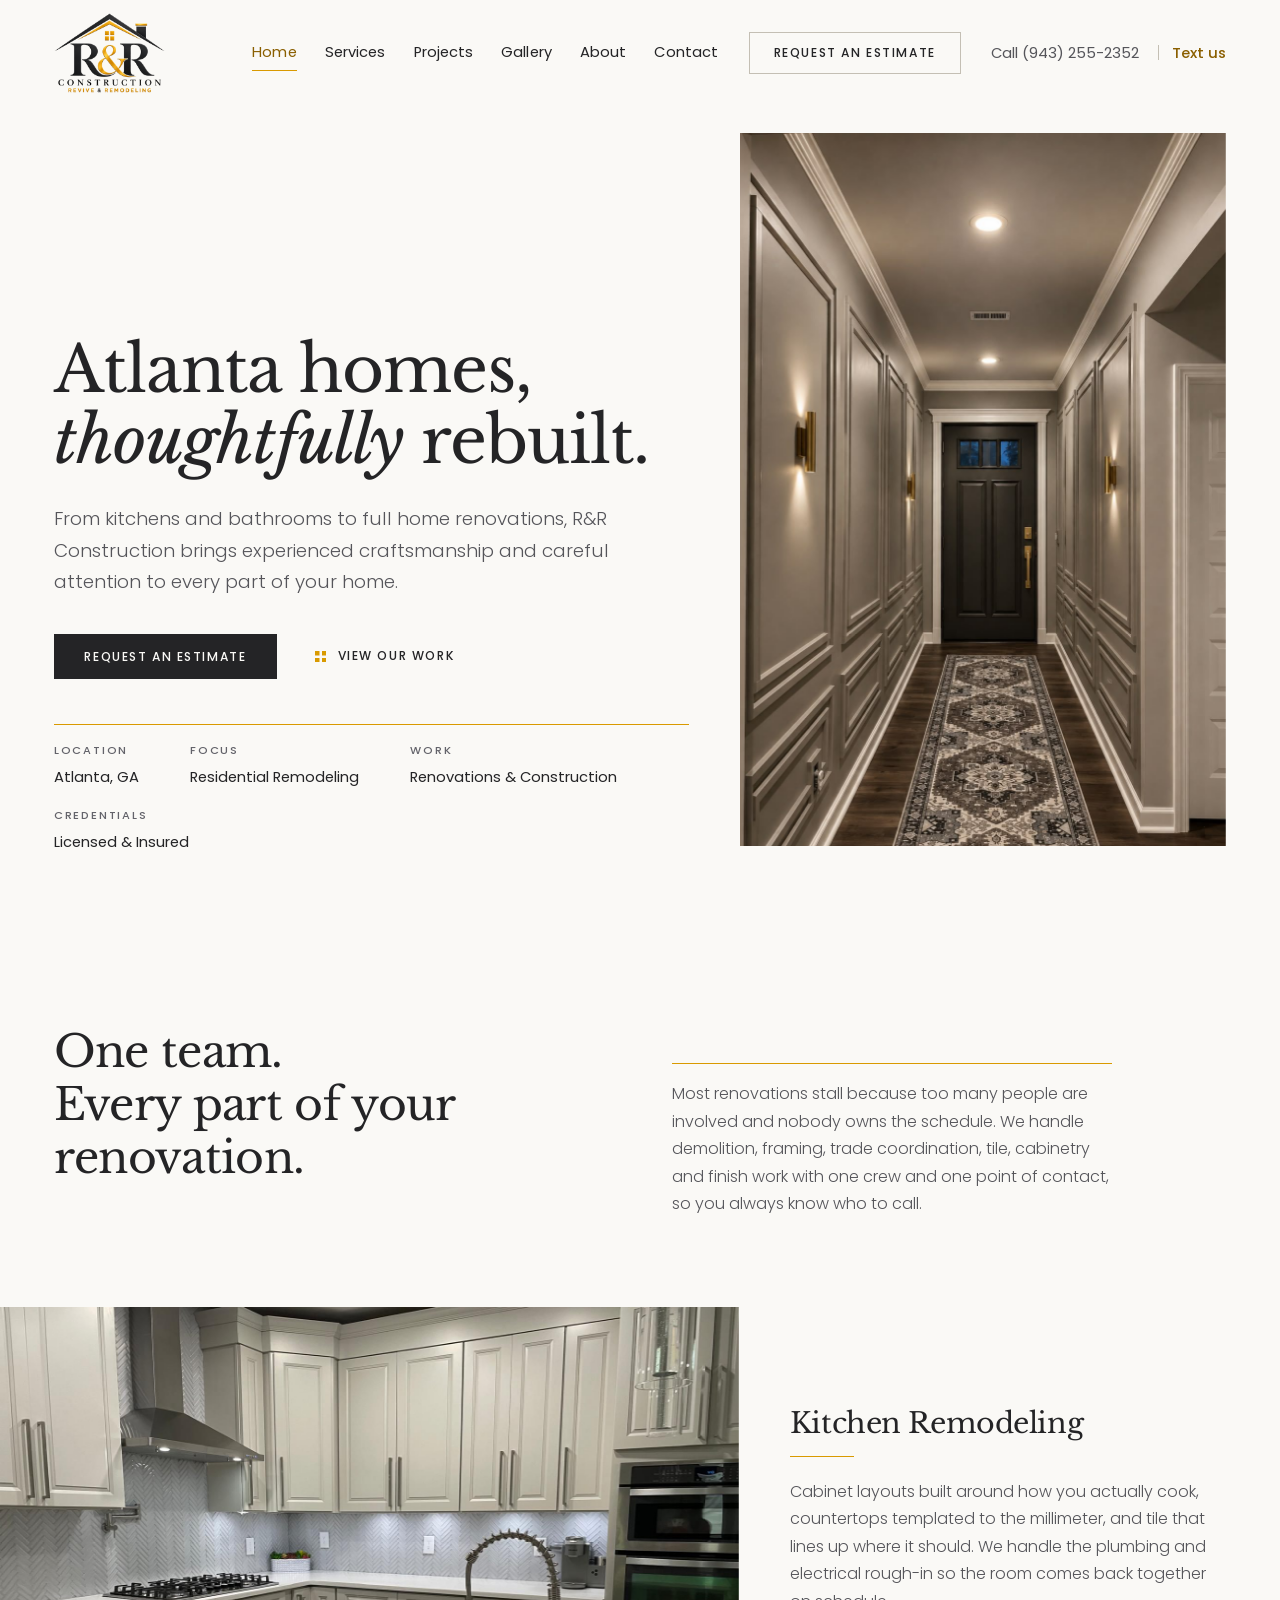
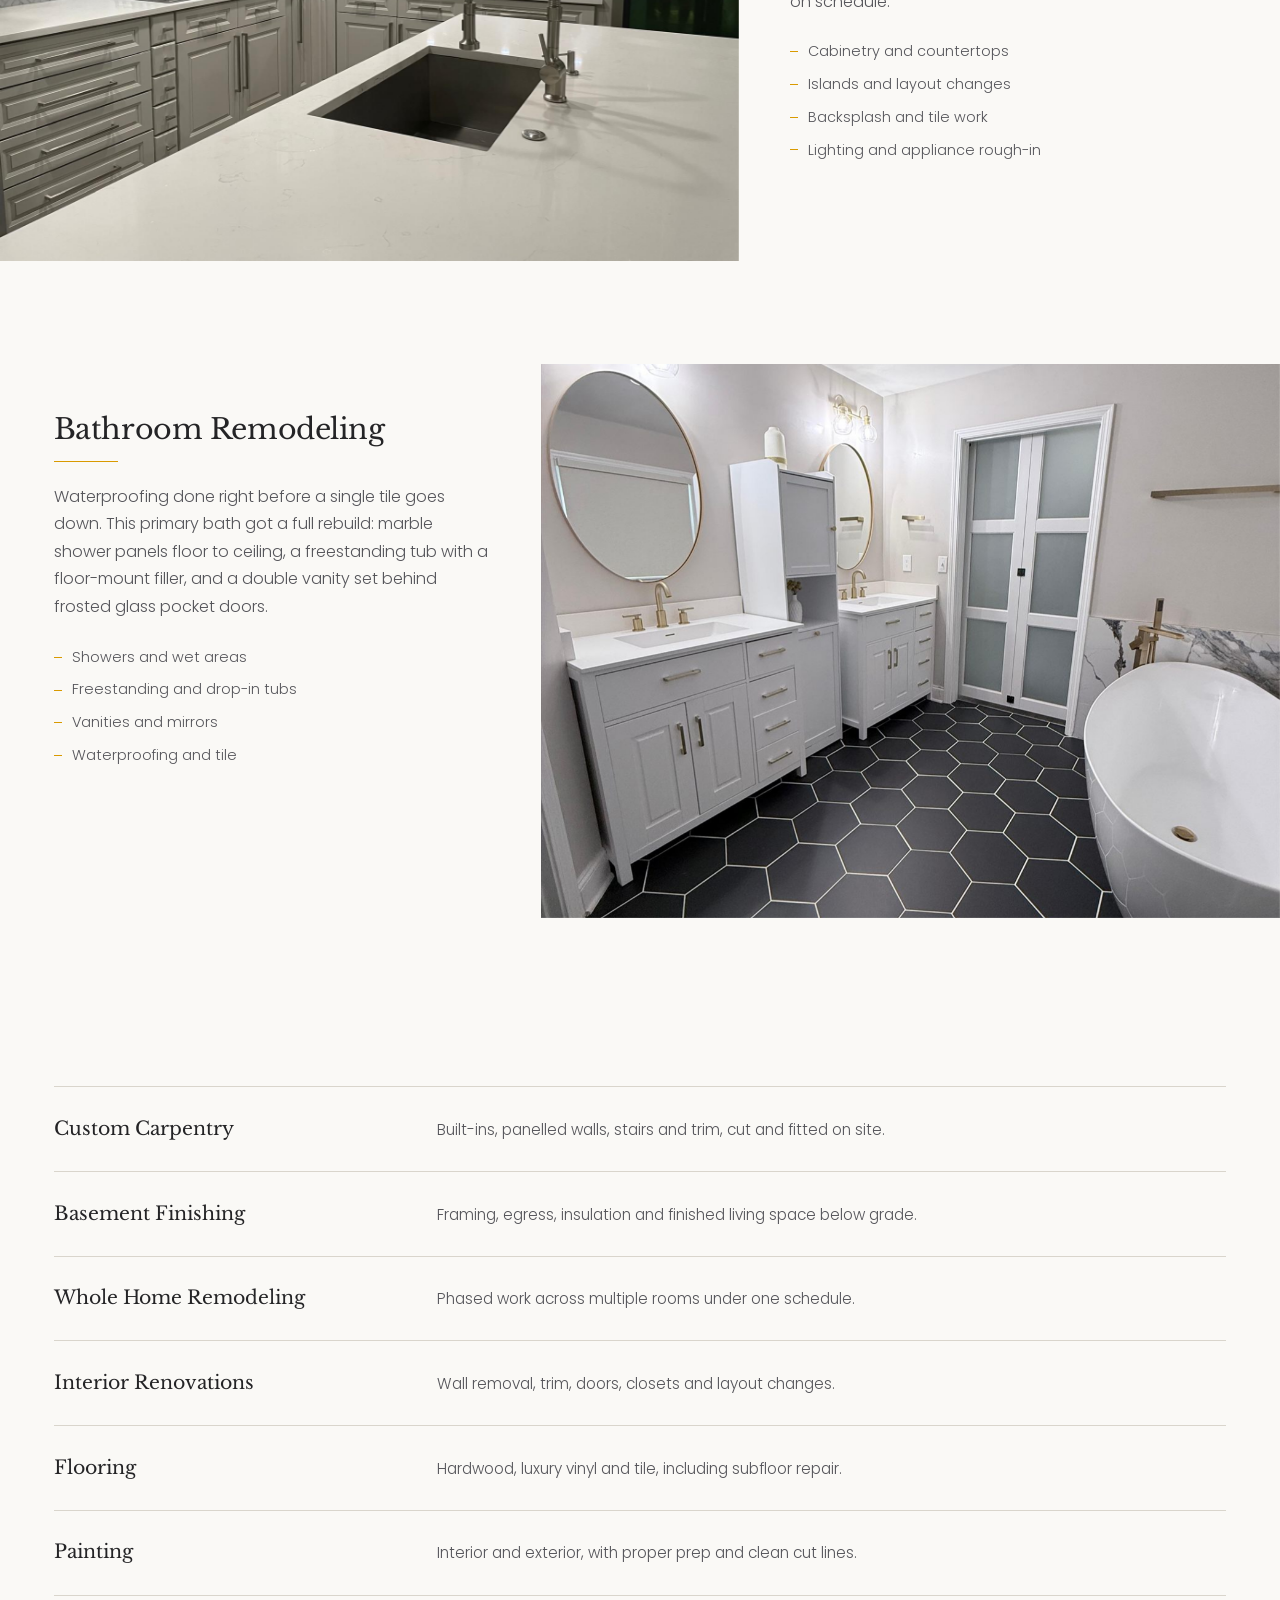
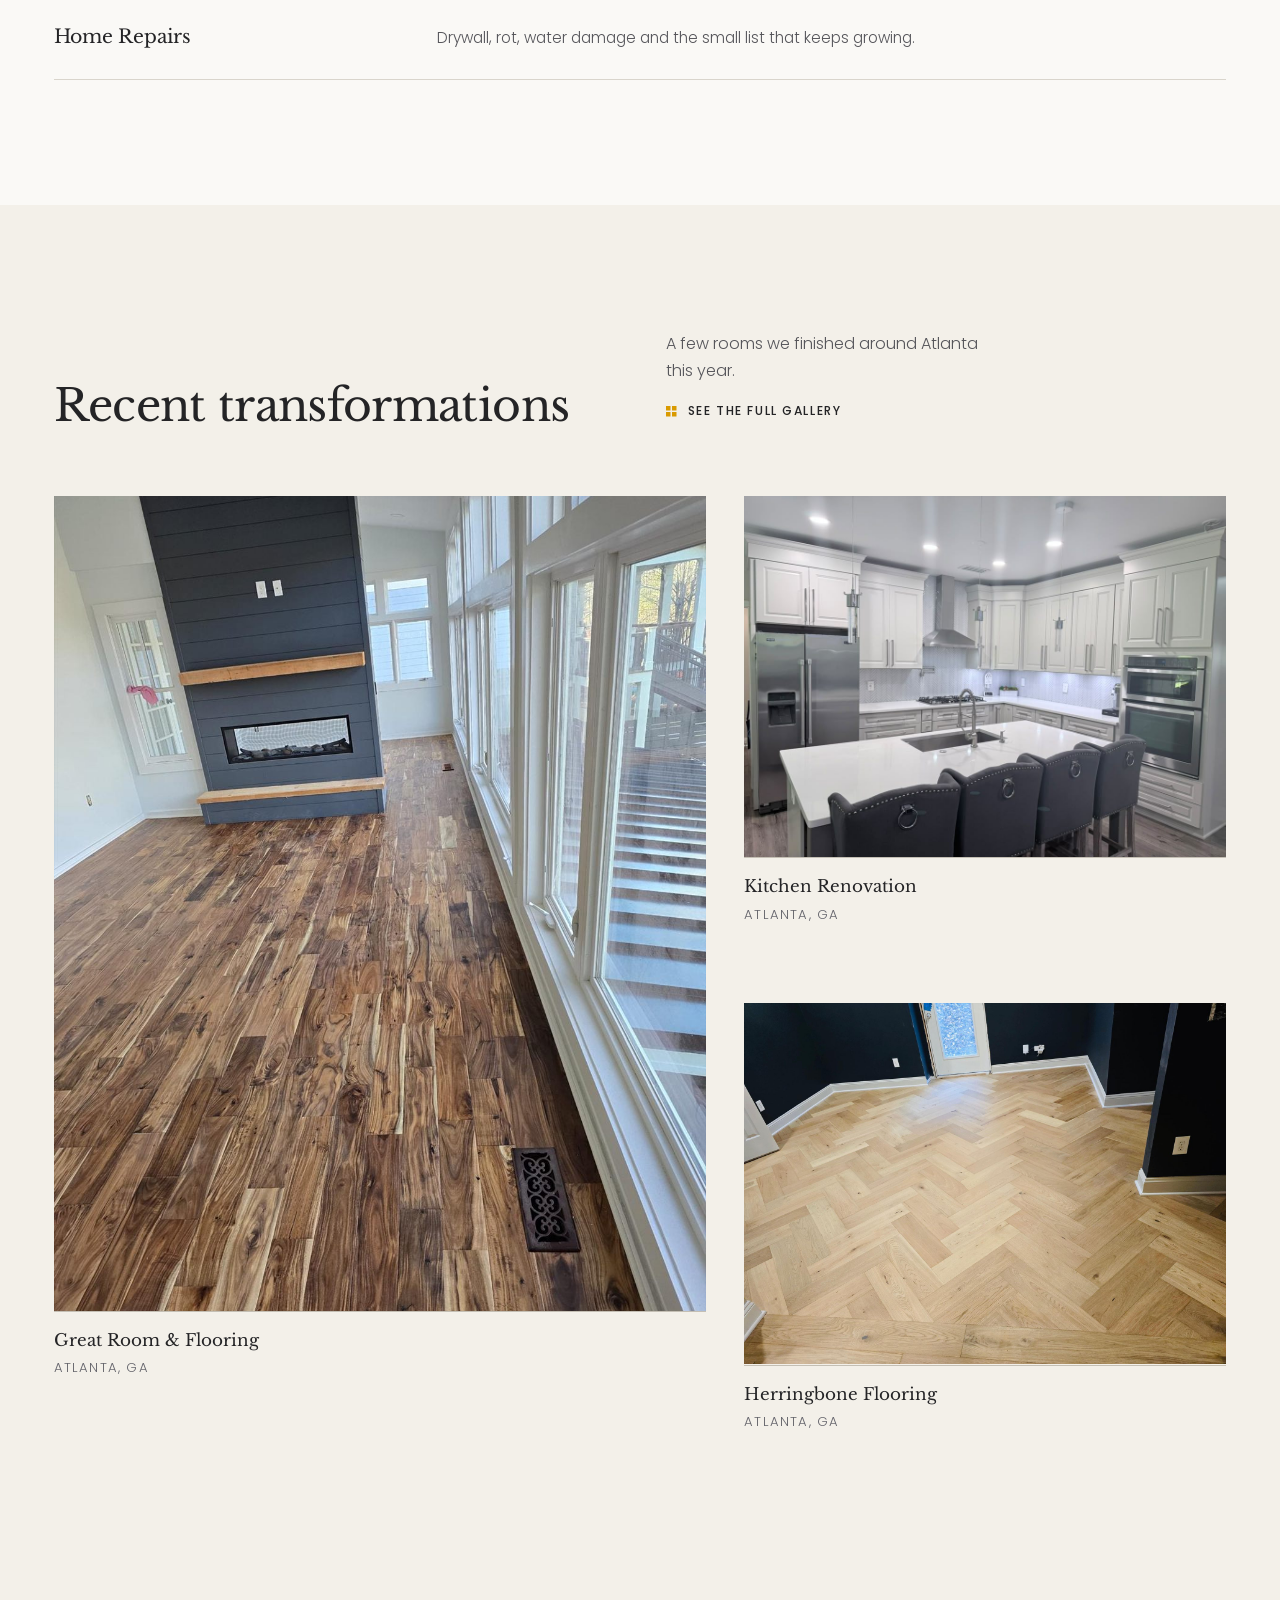
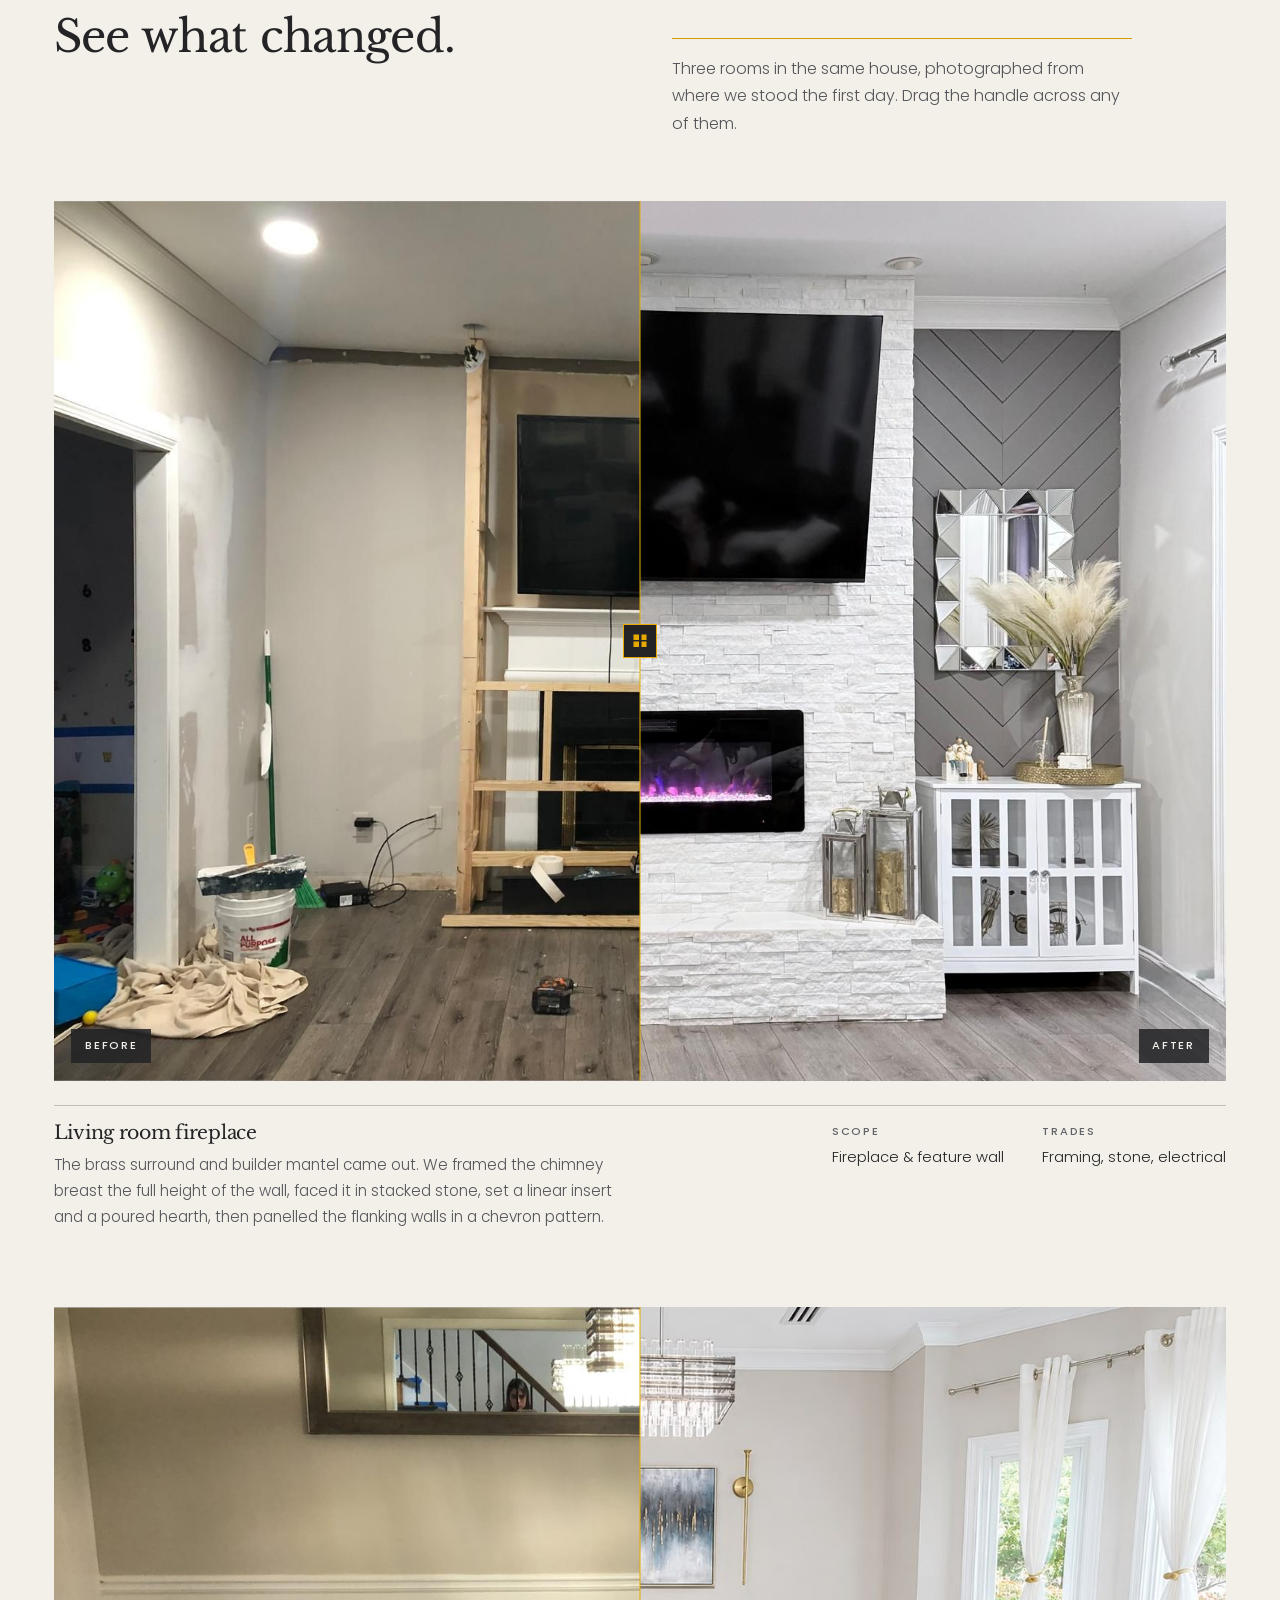
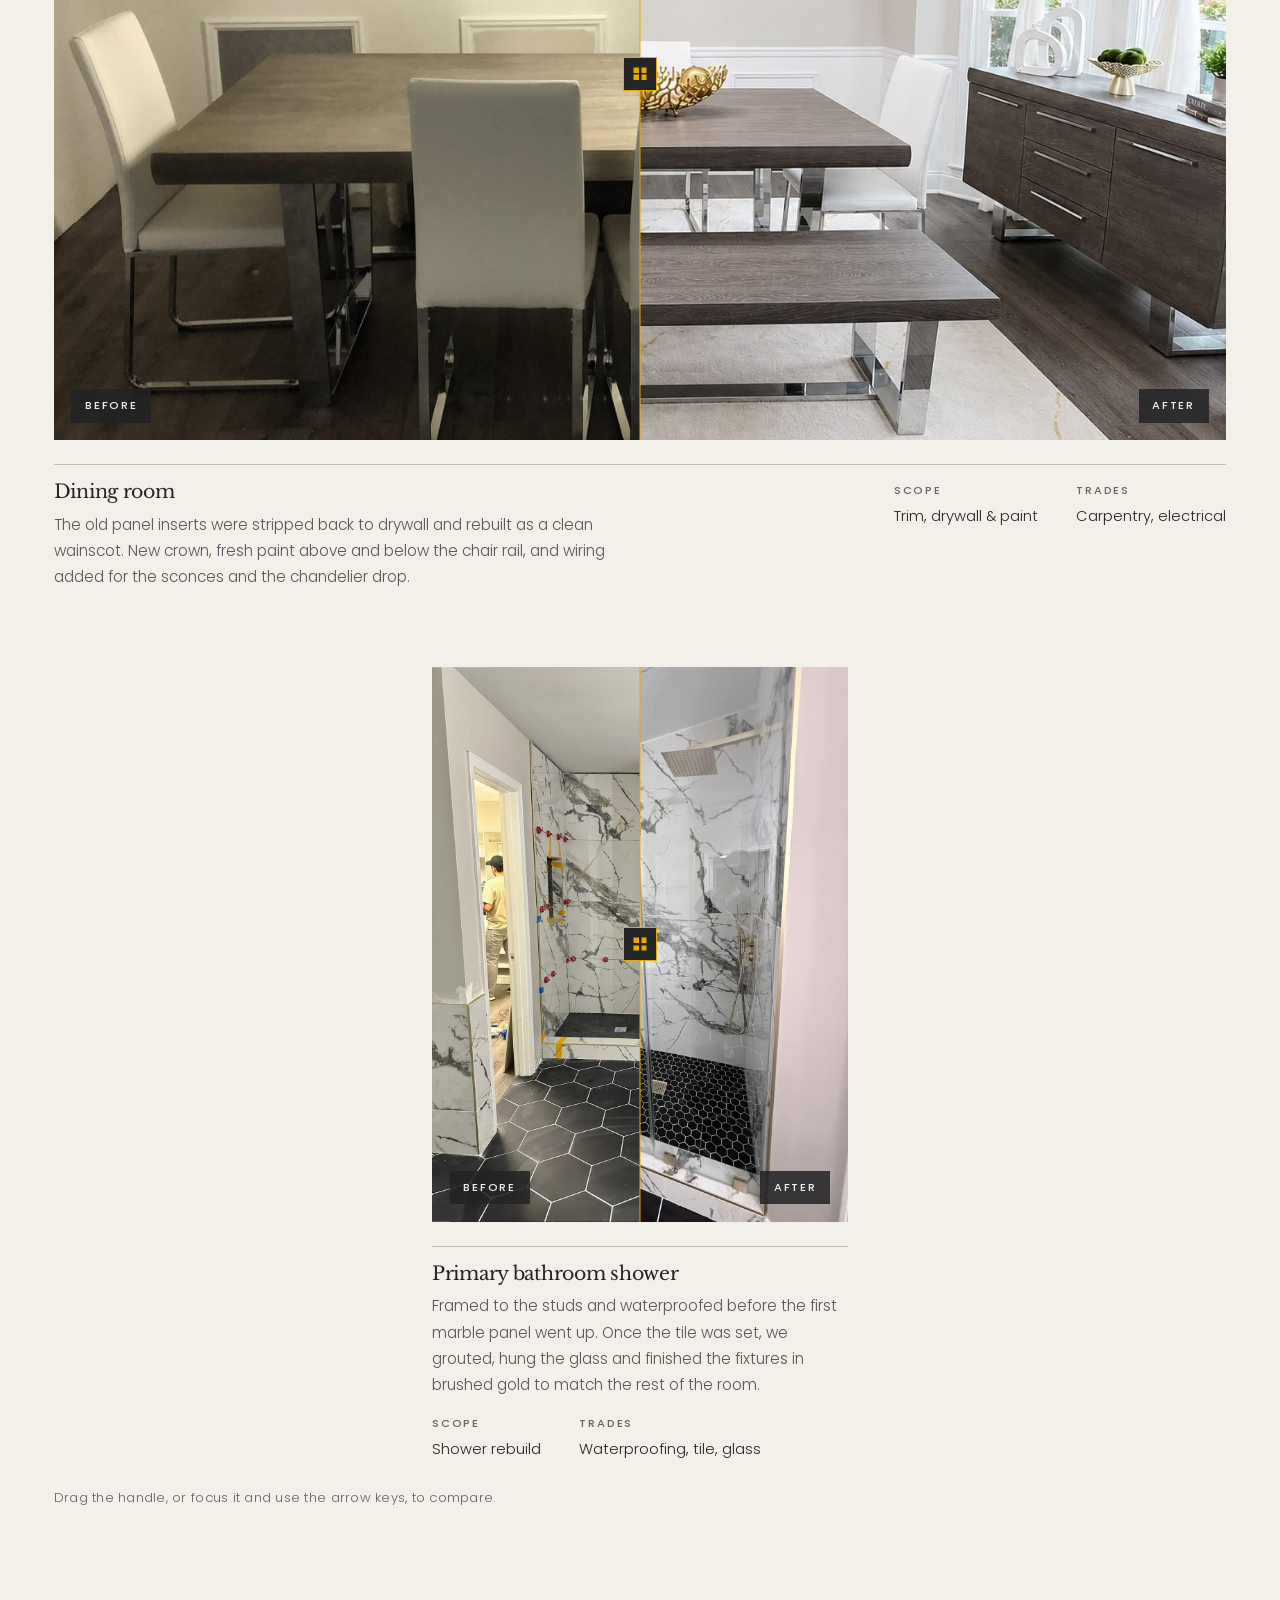
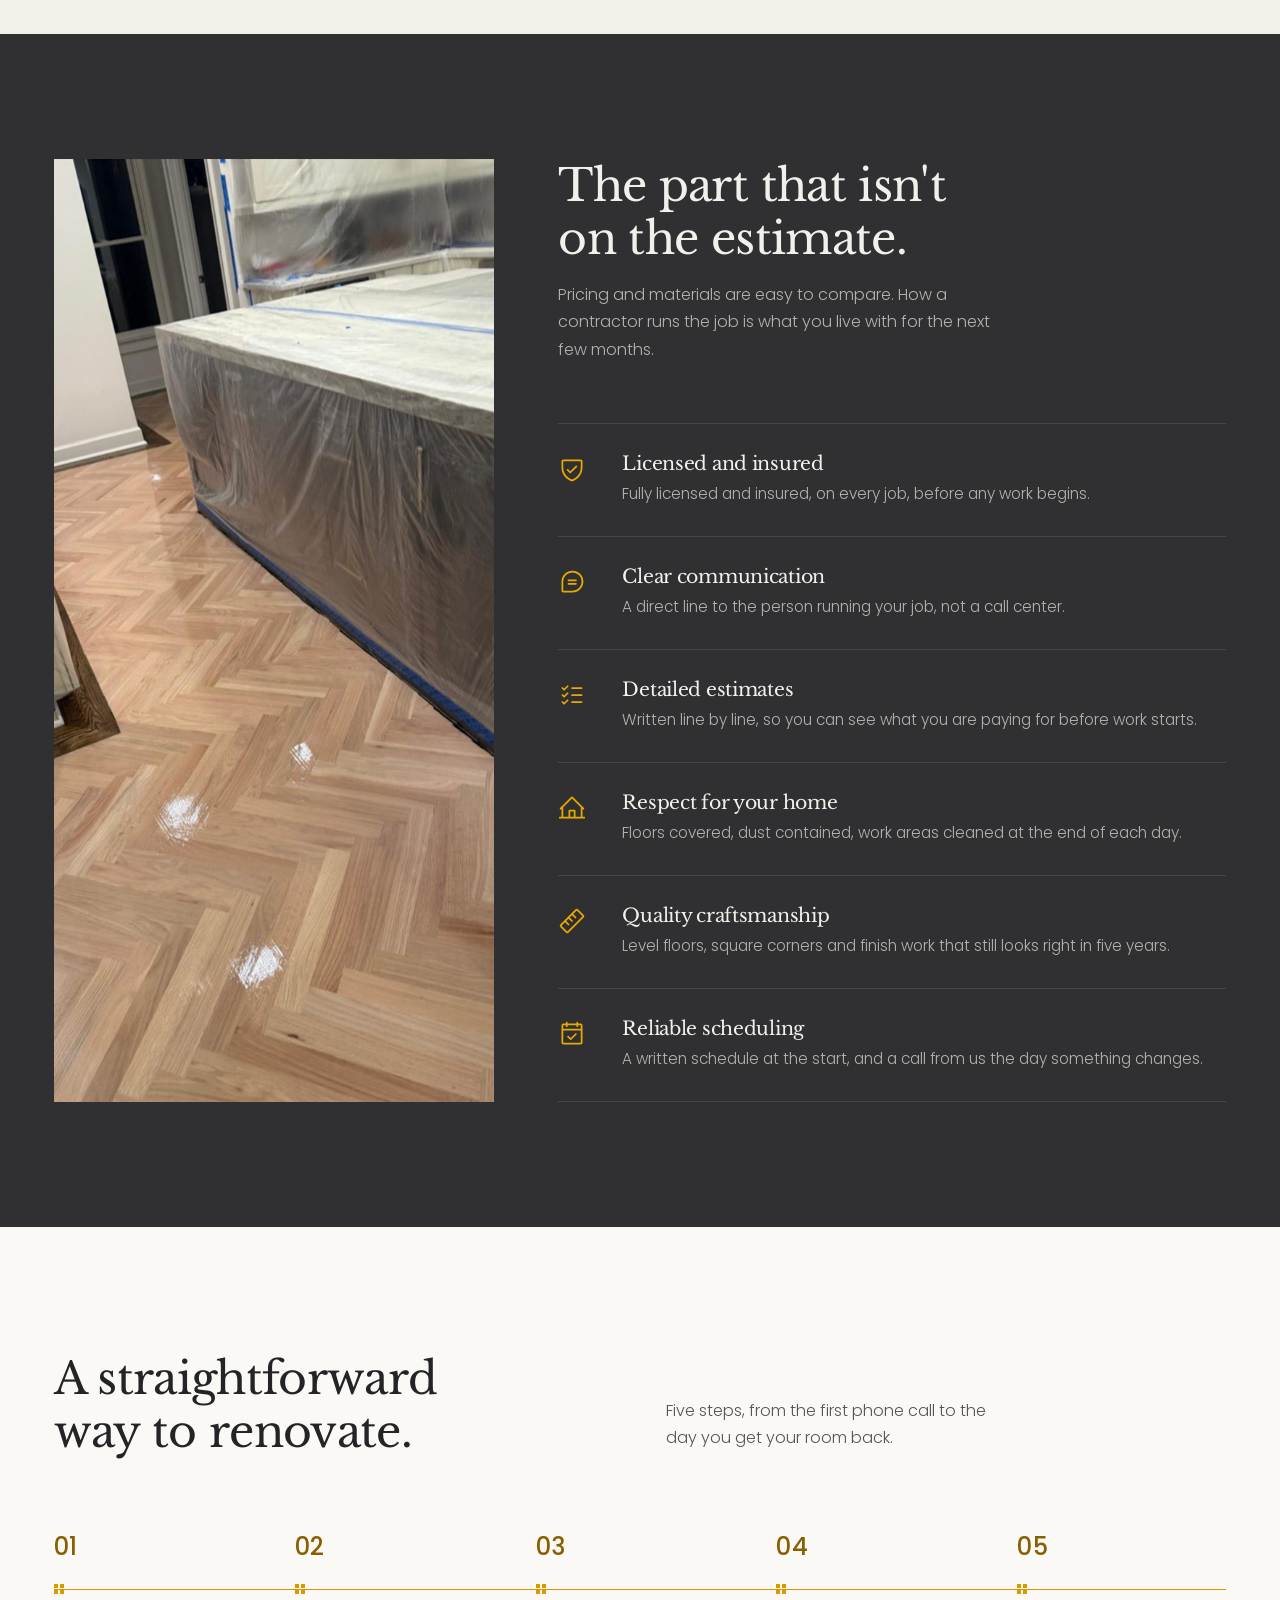
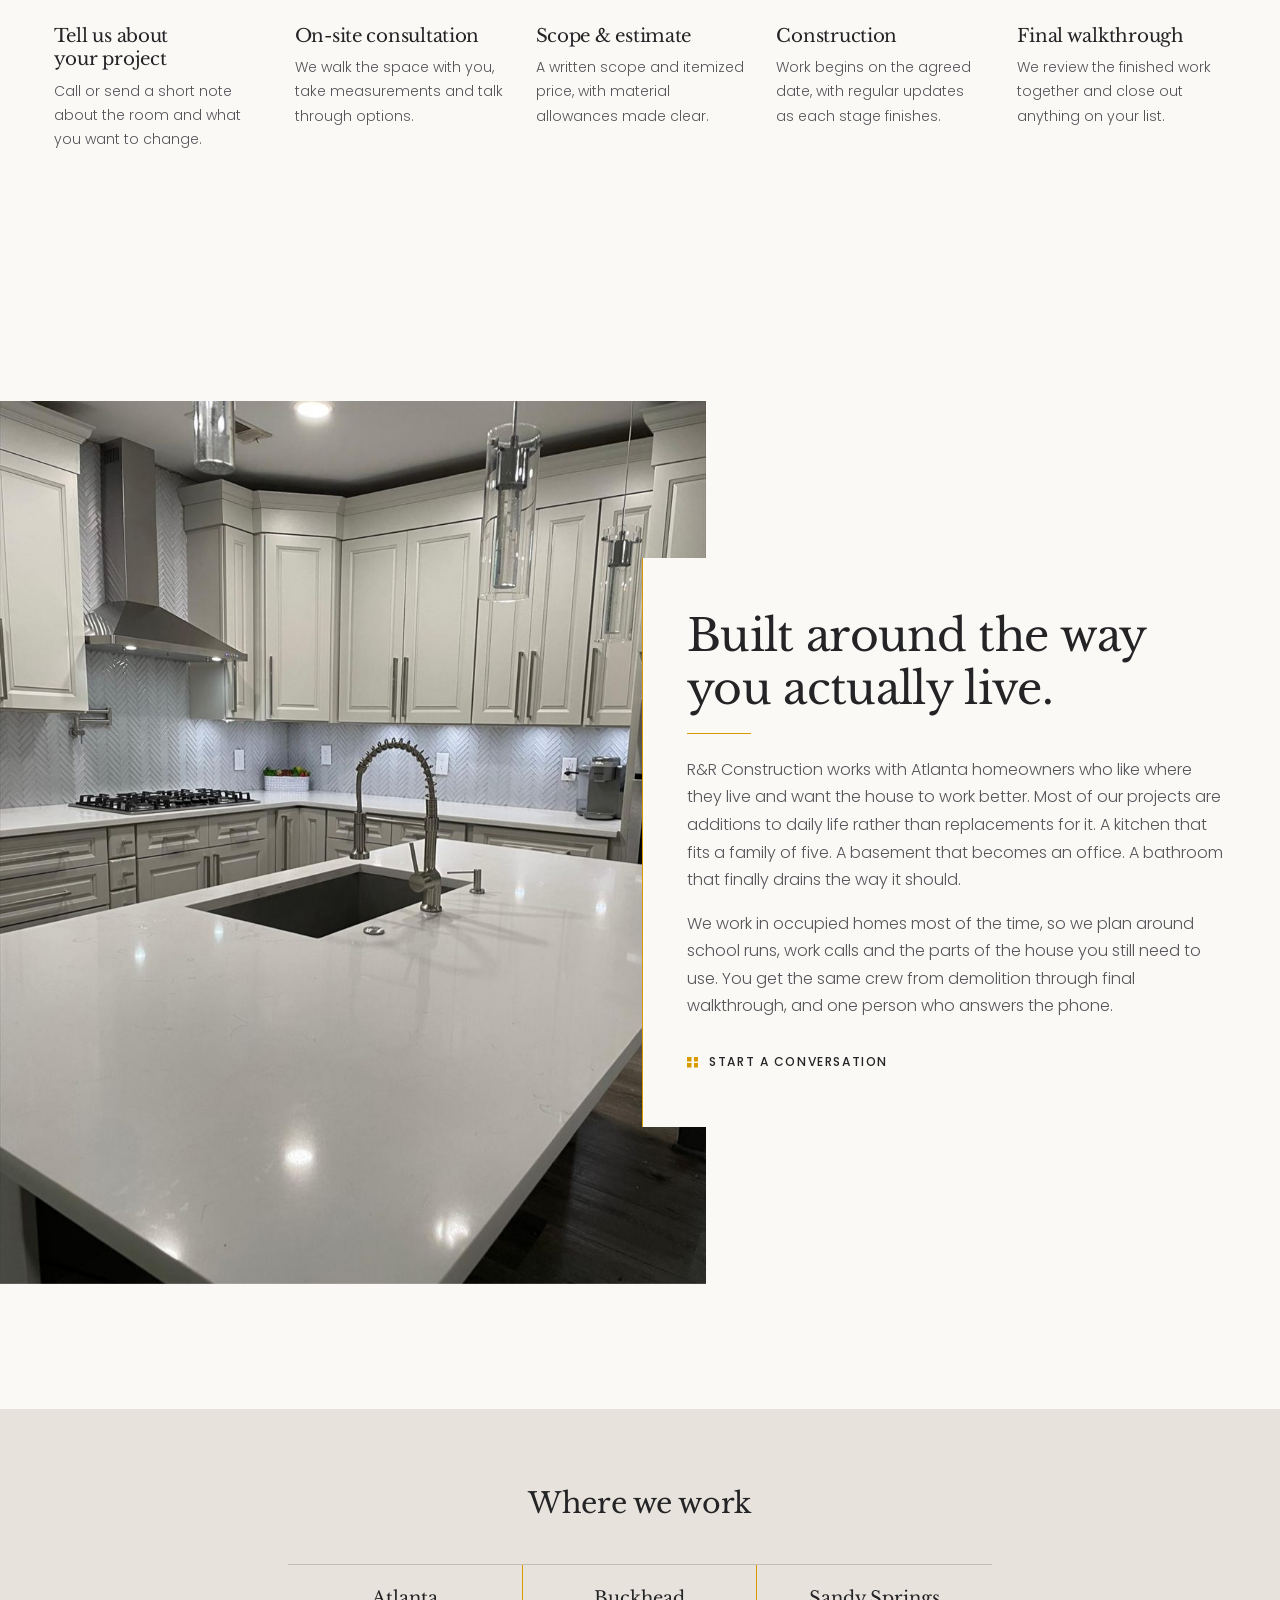
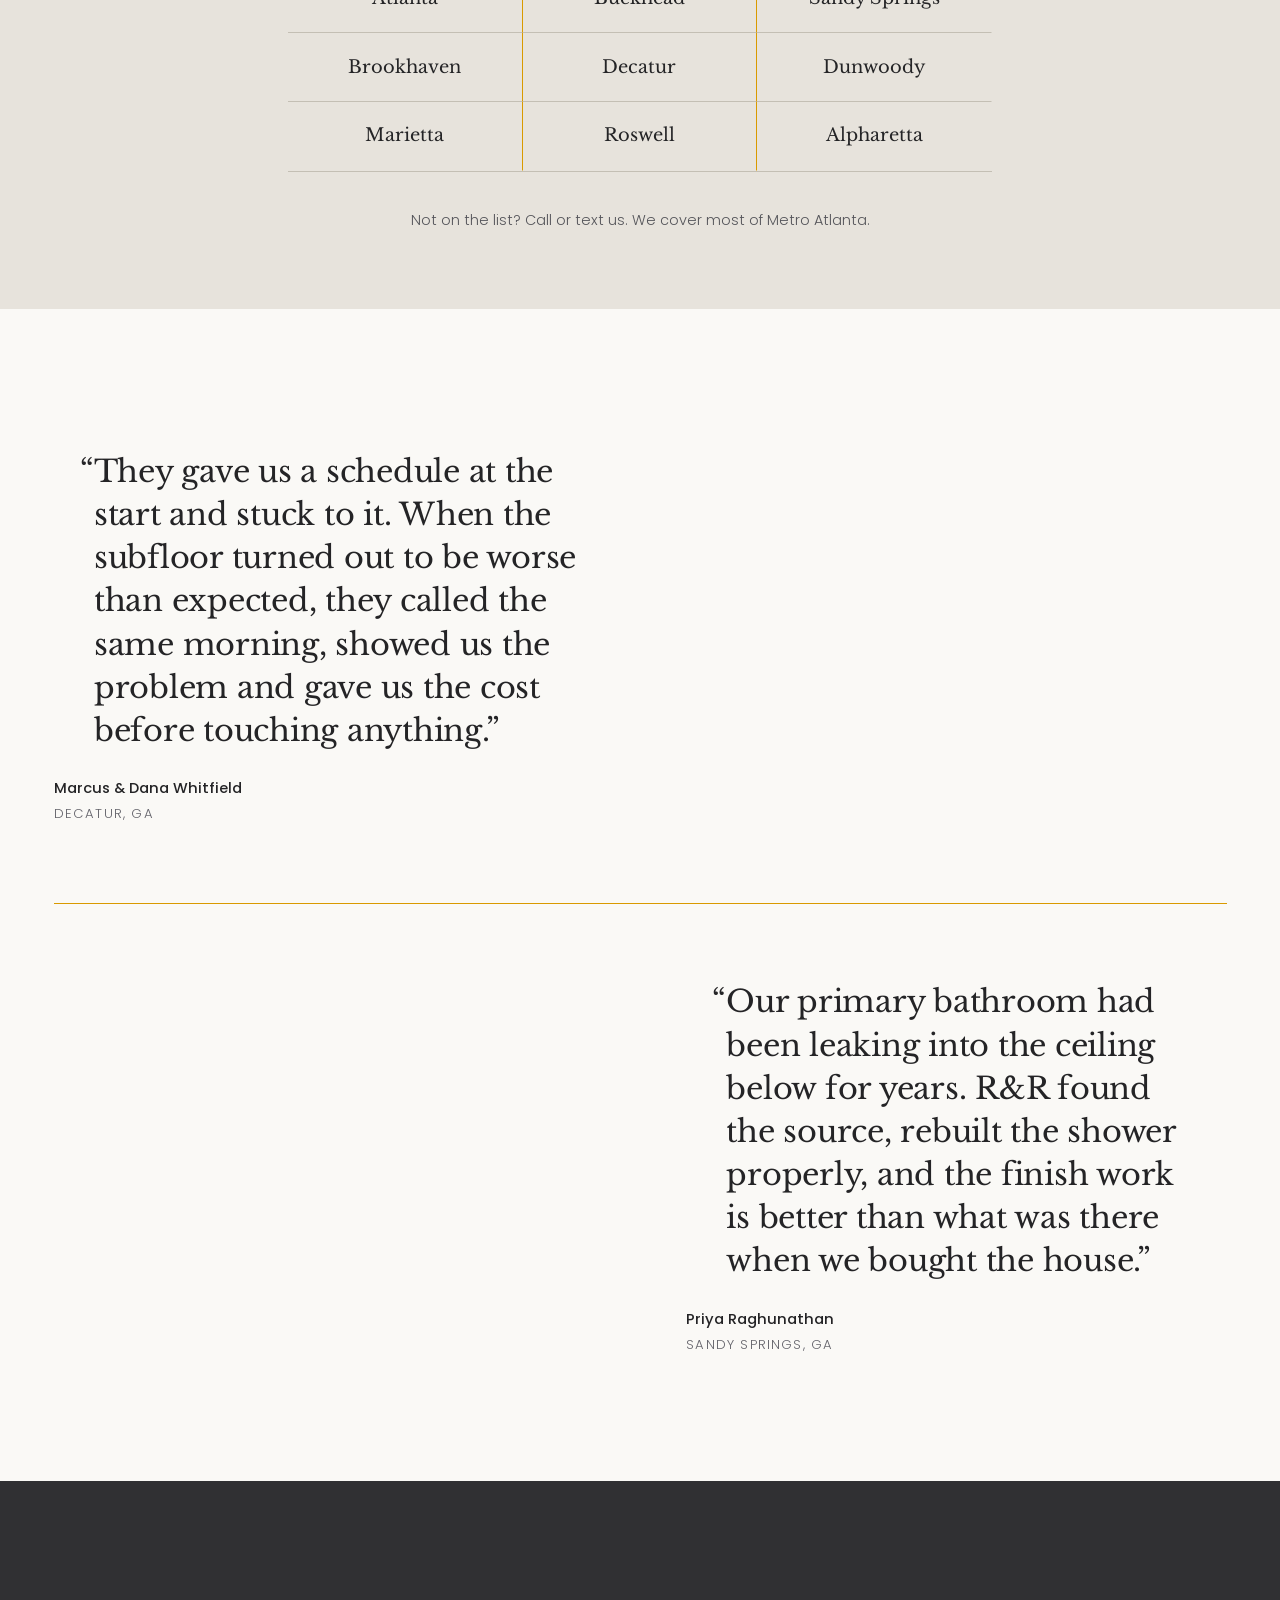
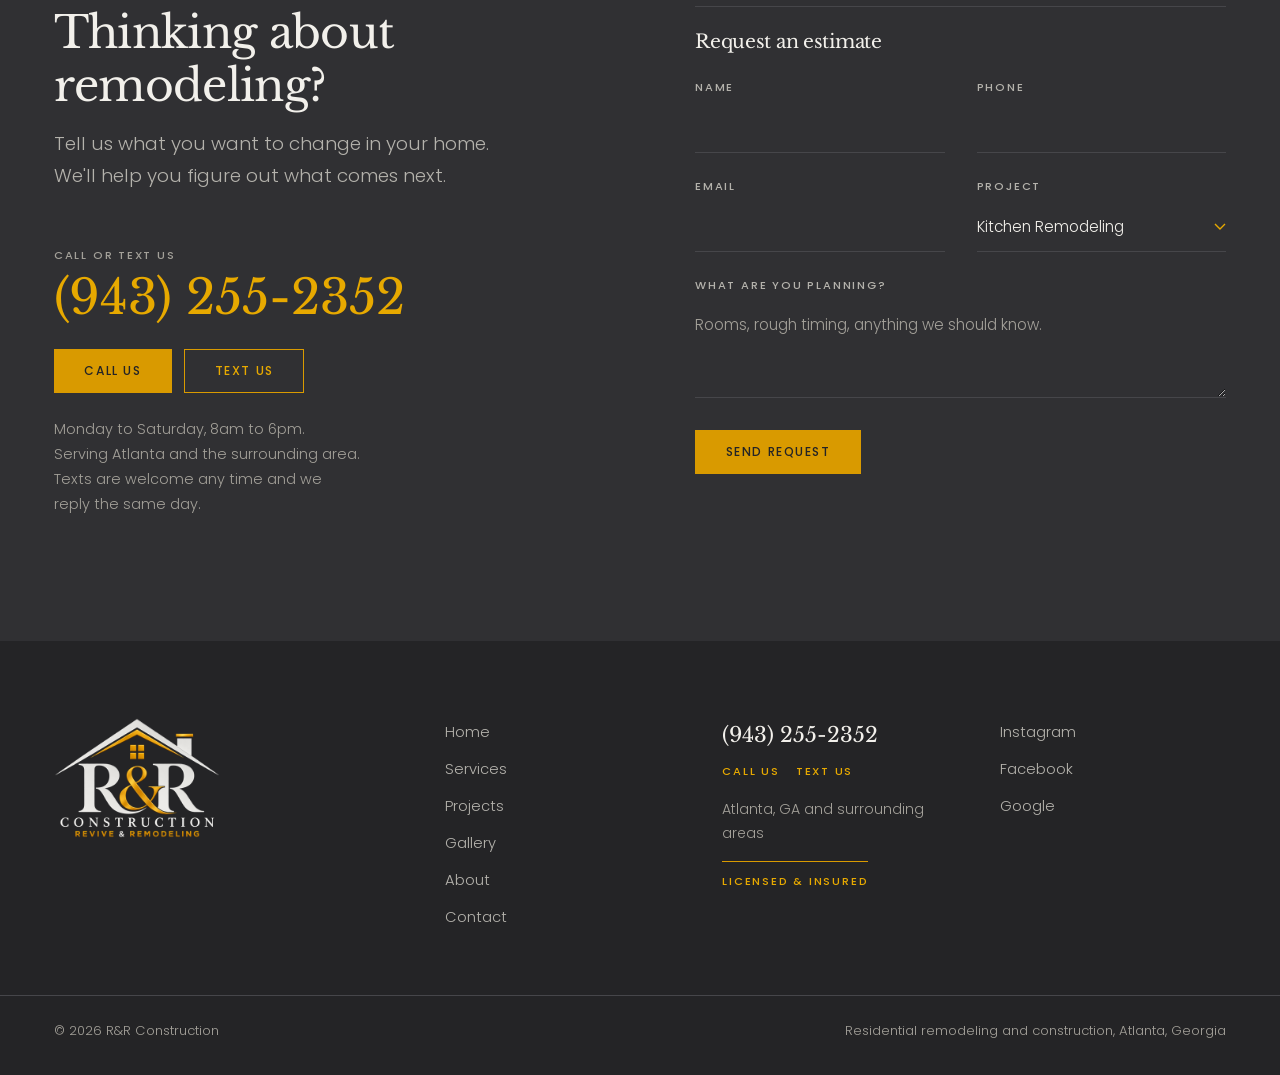
<file: index.html>
<!DOCTYPE html>
<html lang="en">
<head>
<meta charset="utf-8">
<meta name="viewport" content="width=device-width, initial-scale=1">
<title>R&amp;R Construction | Remodeling and Renovations in Atlanta, GA</title>
<meta name="description" content="R&amp;R Construction remodels kitchens, bathrooms, basements and whole homes across Atlanta, Georgia. Detailed estimates and reliable scheduling.">
<meta name="theme-color" content="#242426">
<link rel="canonical" href="https://reviveandremodeling.com/">

<meta property="og:type" content="website">
<meta property="og:url" content="https://reviveandremodeling.com/">
<meta property="og:title" content="R&amp;R Construction | Remodeling and Renovations in Atlanta, GA">
<meta property="og:description" content="Kitchens, bathrooms, basements and whole home renovations across Metro Atlanta.">
<meta property="og:image" content="https://reviveandremodeling.com/assets/img/logo/og-card.jpg">
<meta property="og:image:type" content="image/jpeg">
<meta property="og:image:width" content="1200">
<meta property="og:image:height" content="630">
<meta name="twitter:card" content="summary_large_image">
<meta property="og:locale" content="en_US">

<link rel="icon" href="assets/img/favicon.svg" type="image/svg+xml">

<link rel="preconnect" href="https://fonts.googleapis.com">
<link rel="preconnect" href="https://fonts.gstatic.com" crossorigin>
<link rel="stylesheet" href="https://fonts.googleapis.com/css2?family=Libre+Baskerville:ital,wght@0,400;0,700;1,400&amp;family=Poppins:wght@300;400;500;600&amp;display=swap">

<link rel="stylesheet" href="assets/css/tokens.css">
<link rel="stylesheet" href="assets/css/base.css">
<link rel="stylesheet" href="assets/css/components.css">
<link rel="stylesheet" href="assets/css/sections.css">

<!-- Marks the document as scriptable before first paint, so the reveal
     animations never hide content from a browser that cannot run them. -->
<script>document.documentElement.classList.add('js');</script>
</head>

<body>

<!-- ============================================================
     INTRO
     Shown once per session. Hidden entirely without JavaScript,
     and it dismisses itself from CSS alone if the script never
     arrives, so it can never strand the page behind it.
     ============================================================ -->
<div class="intro" data-intro aria-hidden="true">
  <div class="intro__inner">
    <img class="intro__logo" src="assets/img/logo/rr-logo.png" alt=""
         width="700" height="504" fetchpriority="high" decoding="async">
    <p class="intro__line" data-intro-line>Letting the paint dry.</p>
    <div class="intro__rule">
      <span class="intro__fill" data-intro-fill></span>
    </div>
  </div>
</div>

<a class="skip-link" href="#main">Skip to content</a>

<!-- ============================================================
     HEADER

     Header and footer both carry the complete lockup. The header uses
     the original colours on warm white, the footer the light variant
     generated for the black band.
     ============================================================ -->
<header class="site-header" id="siteHeader" data-header>
  <div class="site-header__inner">

    <a class="logo" href="#home" aria-label="R&amp;R Construction, home">
      <img src="assets/img/logo/rr-logo.png" alt=""
           width="700" height="504" decoding="async">
    </a>

    <nav class="nav" id="primaryNav" aria-label="Primary">
      <ul class="nav__list">
        <li><a class="nav__link" href="#home">Home</a></li>
        <li><a class="nav__link" href="#services">Services</a></li>
        <li><a class="nav__link" href="#projects">Projects</a></li>
        <li><a class="nav__link" href="gallery.html">Gallery</a></li>
        <li><a class="nav__link" href="#about">About</a></li>
        <li><a class="nav__link" href="#contact">Contact</a></li>
      </ul>
      <a class="btn btn--ghost nav__cta" href="#contact">Request an Estimate</a>
      <span class="nav__reach">
        <a class="nav__phone" href="tel:+19432552352">Call (943) 255-2352</a>
        <a class="nav__phone nav__phone--sms" href="sms:+19432552352">Text us</a>
      </span>
    </nav>

    <button class="nav-toggle" type="button" aria-expanded="false" aria-controls="primaryNav" data-nav-toggle>
      <span class="nav-toggle__bars" aria-hidden="true"><i></i><i></i><i></i></span>
      <span class="visually-hidden" data-nav-label>Open menu</span>
    </button>

  </div>
</header>

<main id="main">

  <!-- ============================================================
       HERO
       ============================================================ -->
  <section class="hero" id="home" aria-labelledby="hero-title">
    <div class="hero__grid">

      <div class="hero__content">
        <h1 class="hero__title" id="hero-title" data-reveal>
          Atlanta homes,<br>
          <em>thoughtfully</em> rebuilt.
        </h1>

        <p class="hero__lead" data-reveal data-reveal-delay="1">
          From kitchens and bathrooms to full home renovations, R&amp;R Construction brings
          experienced craftsmanship and careful attention to every part of your home.
        </p>

        <div class="hero__actions" data-reveal data-reveal-delay="2">
          <a class="btn btn--solid" href="#contact">Request an Estimate</a>
          <a class="link-arrow" href="#projects">View Our Work</a>
        </div>
      </div>

      <figure class="hero__figure fill-figure" data-reveal-image>
        <img src="assets/img/photos/hero-hallway.jpg"
             alt="Renovated entry hallway with picture frame wall molding, brass sconces and dark hardwood flooring"
             width="1086" height="1448" fetchpriority="high" decoding="async">
      </figure>

      <div class="hero__datum" aria-hidden="true"><span class="hero__datum-line" data-rule></span></div>

      <dl class="hero__meta" data-reveal data-reveal-delay="3">
        <div class="hero__meta-item">
          <dt>Location</dt>
          <dd>Atlanta, GA</dd>
        </div>
        <div class="hero__meta-item">
          <dt>Focus</dt>
          <dd>Residential Remodeling</dd>
        </div>
        <div class="hero__meta-item">
          <dt>Work</dt>
          <dd>Renovations &amp; Construction</dd>
        </div>
        <div class="hero__meta-item">
          <dt>Credentials</dt>
          <dd>Licensed &amp; Insured</dd>
        </div>
      </dl>

    </div>
  </section>


  <!-- ============================================================
       SERVICES
       ============================================================ -->
  <section class="section services" id="services" aria-labelledby="services-title">
    <div class="container">

      <div class="services__intro">
        <h2 class="services__title" id="services-title" data-reveal>
          One team.<br>Every part of your renovation.
        </h2>
        <div class="services__intro-body">
          <span class="rule" data-rule></span>
          <p data-reveal data-reveal-delay="1">
            Most renovations stall because too many people are involved and nobody owns the
            schedule. We handle demolition, framing, trade coordination, tile, cabinetry and
            finish work with one crew and one point of contact, so you always know who to call.
          </p>
        </div>
      </div>
    </div>

    <!-- Both features sit outside .container. Each is a full-width grid
         whose photograph column runs off the viewport edge, with a
         --edge margin track holding the opposite side in line. -->

    <article class="feature feature--left">
      <figure class="feature__figure" data-reveal-image>
          <img src="assets/img/photos/service-kitchen.jpg"
               alt="Remodeled kitchen with quartz island, undermount sink and herringbone tile backsplash"
               width="1600" height="1200" loading="lazy" decoding="async">
        </figure>
        <div class="feature__body">
          <h3 class="feature__title" data-reveal>Kitchen Remodeling</h3>
          <span class="rule rule--short" data-rule></span>
          <p data-reveal data-reveal-delay="1">
            Cabinet layouts built around how you actually cook, countertops templated to the
            millimeter, and tile that lines up where it should. We handle the plumbing and
            electrical rough-in so the room comes back together on schedule.
          </p>
          <ul class="feature__points" data-reveal data-reveal-delay="2">
            <li>Cabinetry and countertops</li>
            <li>Islands and layout changes</li>
            <li>Backsplash and tile work</li>
            <li>Lighting and appliance rough-in</li>
          </ul>
        </div>
    </article>

    <article class="feature feature--right">
        <div class="feature__body">
          <h3 class="feature__title" data-reveal>Bathroom Remodeling</h3>
          <span class="rule rule--short" data-rule></span>
          <p data-reveal data-reveal-delay="1">
            Waterproofing done right before a single tile goes down. This primary bath got a
            full rebuild: marble shower panels floor to ceiling, a freestanding tub with a
            floor-mount filler, and a double vanity set behind frosted glass pocket doors.
          </p>
          <ul class="feature__points" data-reveal data-reveal-delay="2">
            <li>Showers and wet areas</li>
            <li>Freestanding and drop-in tubs</li>
            <li>Vanities and mirrors</li>
            <li>Waterproofing and tile</li>
          </ul>
        </div>
        <figure class="feature__figure" data-reveal-image>
          <img src="assets/img/photos/service-bathroom.jpg"
               alt="Primary bathroom with a double vanity, freestanding tub with a floor mount filler and frosted glass pocket doors"
               width="1200" height="1600" loading="lazy" decoding="async">
        </figure>
    </article>

    <div class="container">
      <!-- Secondary services: architectural list, no cards -->
      <div class="service-list">
        <h3 class="service-list__title" data-reveal>The rest of the house.</h3>
        <ul class="service-list__items">
          <li class="service-row" data-reveal>
            <span class="service-row__name">Custom Carpentry</span>
            <span class="service-row__note">Built-ins, panelled walls, stairs and trim, cut and fitted on site.</span>
          </li>
          <li class="service-row" data-reveal>
            <span class="service-row__name">Basement Finishing</span>
            <span class="service-row__note">Framing, egress, insulation and finished living space below grade.</span>
          </li>
          <li class="service-row" data-reveal>
            <span class="service-row__name">Whole Home Remodeling</span>
            <span class="service-row__note">Phased work across multiple rooms under one schedule.</span>
          </li>
          <li class="service-row" data-reveal>
            <span class="service-row__name">Interior Renovations</span>
            <span class="service-row__note">Wall removal, trim, doors, closets and layout changes.</span>
          </li>
          <li class="service-row" data-reveal>
            <span class="service-row__name">Flooring</span>
            <span class="service-row__note">Hardwood, luxury vinyl and tile, including subfloor repair.</span>
          </li>
          <li class="service-row" data-reveal>
            <span class="service-row__name">Painting</span>
            <span class="service-row__note">Interior and exterior, with proper prep and clean cut lines.</span>
          </li>
          <li class="service-row" data-reveal>
            <span class="service-row__name">Home Repairs</span>
            <span class="service-row__note">Drywall, rot, water damage and the small list that keeps growing.</span>
          </li>
        </ul>
      </div>

    </div>
  </section>


  <!-- ============================================================
       FEATURED PROJECTS
       ============================================================ -->
  <section class="section projects" id="projects" aria-labelledby="projects-title">
    <div class="container">

      <div class="projects__head">
        <h2 class="projects__title" id="projects-title" data-reveal>Recent transformations</h2>
        <div class="projects__note" data-reveal data-reveal-delay="1">
          <p>A few rooms we finished around Atlanta this year.</p>
          <a class="link-arrow" href="gallery.html">See the full gallery</a>
        </div>
      </div>

      <div class="gallery">

        <figure class="project project--lead" data-reveal-image>
          <div class="project__frame">
            <img src="assets/img/photos/project-greatroom.jpg"
                 alt="Great room with a charcoal shiplap fireplace surround, timber mantel and wide plank acacia flooring"
                 width="1050" height="1400" loading="lazy" decoding="async">
          </div>
          <figcaption class="project__caption">
            <span class="project__name">Great Room &amp; Flooring</span>
            <span class="project__place">Atlanta, GA</span>
          </figcaption>
        </figure>

        <figure class="project project--a" data-reveal-image>
          <div class="project__frame">
            <img src="assets/img/photos/project-kitchen.jpg"
                 alt="Renovated kitchen with painted cabinetry, quartz island and stainless double ovens"
                 width="1024" height="768" loading="lazy" decoding="async">
          </div>
          <figcaption class="project__caption">
            <span class="project__name">Kitchen Renovation</span>
            <span class="project__place">Atlanta, GA</span>
          </figcaption>
        </figure>

        <figure class="project project--b" data-reveal-image>
          <div class="project__frame">
            <img src="assets/img/photos/project-flooring.jpg"
                 alt="White oak herringbone floor installed against deep navy walls and white baseboard"
                 width="1600" height="1200" loading="lazy" decoding="async">
          </div>
          <figcaption class="project__caption">
            <span class="project__name">Herringbone Flooring</span>
            <span class="project__place">Atlanta, GA</span>
          </figcaption>
        </figure>

      </div>
    </div>
  </section>


  <!-- ============================================================
       BEFORE & AFTER
       ============================================================ -->
  <section class="section compare-section" id="before-after" aria-labelledby="compare-title">
    <div class="container">

      <div class="compare__head">
        <h2 class="compare__title" id="compare-title" data-reveal>See what changed.</h2>
        <div class="compare__intro">
          <span class="rule" data-rule></span>
          <p data-reveal data-reveal-delay="1">
            Three rooms in the same house, photographed from where we stood the first day.
            Drag the handle across any of them.
          </p>
        </div>
      </div>

      <!-- Pair 1 -->
      <figure class="compare" data-compare>
        <div class="compare__frame" data-compare-frame style="--pos:50%; --ratio:4/3">
          <img class="compare__img" src="assets/img/photos/ba-fireplace-after.jpg"
               alt="Living room after renovation, floor to ceiling white stacked stone fireplace with a linear insert and grey chevron panelled walls"
               width="1600" height="1177" loading="lazy" decoding="async">
          <img class="compare__img compare__img--before" src="assets/img/photos/ba-fireplace-before.jpg"
               alt="The same living room before renovation, original white mantel and brass fireplace surround with framing started"
               width="1600" height="1200" loading="lazy" decoding="async">

          <span class="compare__tag compare__tag--before">Before</span>
          <span class="compare__tag compare__tag--after">After</span>

          <div class="compare__handle"
               role="slider"
               tabindex="0"
               aria-label="Reveal the living room before and after"
               aria-valuemin="0" aria-valuemax="100" aria-valuenow="50"
               aria-valuetext="50 percent before, 50 percent after"
               aria-orientation="horizontal"
               data-compare-handle>
            <span class="compare__knob" aria-hidden="true"></span>
          </div>
        </div>
        <figcaption class="compare__caption">
          <div class="compare__caption-text">
            <h3>Living room fireplace</h3>
            <p>
              The brass surround and builder mantel came out. We framed the chimney breast the
              full height of the wall, faced it in stacked stone, set a linear insert and a
              poured hearth, then panelled the flanking walls in a chevron pattern.
            </p>
          </div>
          <dl class="compare__facts">
            <div><dt>Scope</dt><dd>Fireplace &amp; feature wall</dd></div>
            <div><dt>Trades</dt><dd>Framing, stone, electrical</dd></div>
          </dl>
        </figcaption>
      </figure>

      <!-- Pair 2 -->
      <figure class="compare" data-compare>
        <div class="compare__frame" data-compare-frame style="--pos:50%; --ratio:16/10">
          <img class="compare__img" src="assets/img/photos/ba-dining-after.jpg"
               alt="Dining room after renovation with fresh wainscoting, brass sconces, artwork and a linear crystal chandelier"
               width="1448" height="1086" loading="lazy" decoding="async">
          <img class="compare__img compare__img--before" src="assets/img/photos/ba-dining-before.jpg"
               alt="The same dining room before renovation, dated wall panels with grey inserts and a plain mirror"
               width="1600" height="900" loading="lazy" decoding="async">

          <span class="compare__tag compare__tag--before">Before</span>
          <span class="compare__tag compare__tag--after">After</span>

          <div class="compare__handle"
               role="slider"
               tabindex="0"
               aria-label="Reveal the dining room before and after"
               aria-valuemin="0" aria-valuemax="100" aria-valuenow="50"
               aria-valuetext="50 percent before, 50 percent after"
               aria-orientation="horizontal"
               data-compare-handle>
            <span class="compare__knob" aria-hidden="true"></span>
          </div>
        </div>
        <figcaption class="compare__caption">
          <div class="compare__caption-text">
            <h3>Dining room</h3>
            <p>
              The old panel inserts were stripped back to drywall and rebuilt as a clean
              wainscot. New crown, fresh paint above and below the chair rail, and wiring
              added for the sconces and the chandelier drop.
            </p>
          </div>
          <dl class="compare__facts">
            <div><dt>Scope</dt><dd>Trim, drywall &amp; paint</dd></div>
            <div><dt>Trades</dt><dd>Carpentry, electrical</dd></div>
          </dl>
        </figcaption>
      </figure>

      <!-- Pair 3: the source photographs are portrait (0.75, matching a
           3:4 box exactly), so this one keeps its own narrower width and
           ratio rather than forcing a portrait shower into a full-width
           landscape frame. It reads as an inset next to the two wide
           pairs above it. -->
      <figure class="compare compare--portrait" data-compare>
        <div class="compare__frame" data-compare-frame style="--pos:50%; --ratio:3/4">
          <img class="compare__img" src="assets/img/photos/ba-bathroom-after.jpg"
               alt="Primary bathroom shower after renovation, floor to ceiling marble panels, glass door, gold fixtures and a black hex tile floor"
               width="1200" height="1600" loading="lazy" decoding="async">
          <img class="compare__img compare__img--before" src="assets/img/photos/ba-bathroom-before.jpg"
               alt="The same shower during construction, marble panels set but ungrouted, protective film and spacer clips still on, glass door not yet installed"
               width="1200" height="1600" loading="lazy" decoding="async">

          <span class="compare__tag compare__tag--before">Before</span>
          <span class="compare__tag compare__tag--after">After</span>

          <div class="compare__handle"
               role="slider"
               tabindex="0"
               aria-label="Reveal the bathroom shower before and after"
               aria-valuemin="0" aria-valuemax="100" aria-valuenow="50"
               aria-valuetext="50 percent before, 50 percent after"
               aria-orientation="horizontal"
               data-compare-handle>
            <span class="compare__knob" aria-hidden="true"></span>
          </div>
        </div>
        <figcaption class="compare__caption">
          <div class="compare__caption-text">
            <h3>Primary bathroom shower</h3>
            <p>
              Framed to the studs and waterproofed before the first marble panel went up.
              Once the tile was set, we grouted, hung the glass and finished the fixtures in
              brushed gold to match the rest of the room.
            </p>
          </div>
          <dl class="compare__facts">
            <div><dt>Scope</dt><dd>Shower rebuild</dd></div>
            <div><dt>Trades</dt><dd>Waterproofing, tile, glass</dd></div>
          </dl>
        </figcaption>
      </figure>

      <p class="compare__hint">Drag the handle, or focus it and use the arrow keys, to compare.</p>

    </div>
  </section>


  <!-- ============================================================
       WHY R&R
       ============================================================ -->
  <section class="section standards" id="why" aria-labelledby="standards-title">
    <div class="container standards__grid">

      <figure class="standards__figure fill-figure" data-reveal-image>
        <img src="assets/img/photos/why-protection.jpg"
             alt="Finished herringbone floor with the kitchen island and cabinetry sealed in protective sheeting and tape"
             width="975" height="1300" loading="lazy" decoding="async">
      </figure>

      <div class="standards__body">
        <h2 class="standards__title" id="standards-title" data-reveal>
          The part that isn't<br>on the estimate.
        </h2>
        <p class="standards__lead" data-reveal data-reveal-delay="1">
          Pricing and materials are easy to compare. How a contractor runs the job is what you
          live with for the next few months.
        </p>

        <!-- Icons: Phosphor Icons (regular), MIT licensed.
             https://phosphoricons.com  Inlined rather than loaded from a
             CDN so the page keeps its zero runtime dependencies and the
             icons can inherit colour on hover. -->
        <ol class="standards__list">
          <li class="standard" data-reveal>
            <svg class="standard__icon" viewBox="0 0 256 256" fill="currentColor" aria-hidden="true" focusable="false"><path d="M208,40H48A16,16,0,0,0,32,56v56c0,52.72,25.52,84.67,46.93,102.19,23.06,18.86,46,25.26,47,25.53a8,8,0,0,0,4.2,0c1-.27,23.91-6.67,47-25.53C198.48,196.67,224,164.72,224,112V56A16,16,0,0,0,208,40Zm0,72c0,37.07-13.66,67.16-40.6,89.42A129.3,129.3,0,0,1,128,223.62a128.25,128.25,0,0,1-38.92-21.81C61.82,179.51,48,149.3,48,112l0-56,160,0ZM82.34,141.66a8,8,0,0,1,11.32-11.32L112,148.69l50.34-50.35a8,8,0,0,1,11.32,11.32l-56,56a8,8,0,0,1-11.32,0Z"/></svg>
            <div class="standard__text">
              <h3>Licensed and insured</h3>
              <p>Fully licensed and insured, on every job, before any work begins.</p>
            </div>
          </li>
          <li class="standard" data-reveal>
            <svg class="standard__icon" viewBox="0 0 256 256" fill="currentColor" aria-hidden="true" focusable="false"><path d="M172,112a8,8,0,0,1-8,8H96a8,8,0,0,1,0-16h68A8,8,0,0,1,172,112Zm-8,24H96a8,8,0,0,0,0,16h68a8,8,0,0,0,0-16Zm68-12A100.11,100.11,0,0,1,132,224H48a16,16,0,0,1-16-16V124a100,100,0,0,1,200,0Zm-16,0a84,84,0,0,0-168,0v84h84A84.09,84.09,0,0,0,216,124Z"/></svg>
            <div class="standard__text">
              <h3>Clear communication</h3>
              <p>A direct line to the person running your job, not a call center.</p>
            </div>
          </li>
          <li class="standard" data-reveal>
            <svg class="standard__icon" viewBox="0 0 256 256" fill="currentColor" aria-hidden="true" focusable="false"><path d="M224,128a8,8,0,0,1-8,8H128a8,8,0,0,1,0-16h88A8,8,0,0,1,224,128ZM128,72h88a8,8,0,0,0,0-16H128a8,8,0,0,0,0,16Zm88,112H128a8,8,0,0,0,0,16h88a8,8,0,0,0,0-16ZM82.34,42.34,56,68.69,45.66,58.34A8,8,0,0,0,34.34,69.66l16,16a8,8,0,0,0,11.32,0l32-32A8,8,0,0,0,82.34,42.34Zm0,64L56,132.69,45.66,122.34a8,8,0,0,0-11.32,11.32l16,16a8,8,0,0,0,11.32,0l32-32a8,8,0,0,0-11.32-11.32Zm0,64L56,196.69,45.66,186.34a8,8,0,0,0-11.32,11.32l16,16a8,8,0,0,0,11.32,0l32-32a8,8,0,0,0-11.32-11.32Z"/></svg>
            <div class="standard__text">
              <h3>Detailed estimates</h3>
              <p>Written line by line, so you can see what you are paying for before work starts.</p>
            </div>
          </li>
          <li class="standard" data-reveal>
            <svg class="standard__icon" viewBox="0 0 256 256" fill="currentColor" aria-hidden="true" focusable="false"><path d="M240,208H224V136l2.34,2.34A8,8,0,0,0,237.66,127L139.31,28.68a16,16,0,0,0-22.62,0L18.34,127a8,8,0,0,0,11.32,11.31L32,136v72H16a8,8,0,0,0,0,16H240a8,8,0,0,0,0-16ZM48,120l80-80,80,80v88H160V152a8,8,0,0,0-8-8H104a8,8,0,0,0-8,8v56H48Zm96,88H112V160h32Z"/></svg>
            <div class="standard__text">
              <h3>Respect for your home</h3>
              <p>Floors covered, dust contained, work areas cleaned at the end of each day.</p>
            </div>
          </li>
          <li class="standard" data-reveal>
            <svg class="standard__icon" viewBox="0 0 256 256" fill="currentColor" aria-hidden="true" focusable="false"><path d="M235.32,73.37,182.63,20.69a16,16,0,0,0-22.63,0L20.68,160a16,16,0,0,0,0,22.63l52.69,52.68a16,16,0,0,0,22.63,0L235.32,96A16,16,0,0,0,235.32,73.37ZM84.68,224,32,171.31l32-32,26.34,26.35a8,8,0,0,0,11.32-11.32L75.31,128,96,107.31l26.34,26.35a8,8,0,0,0,11.32-11.32L107.31,96,128,75.31l26.34,26.35a8,8,0,0,0,11.32-11.32L139.31,64l32-32L224,84.69Z"/></svg>
            <div class="standard__text">
              <h3>Quality craftsmanship</h3>
              <p>Level floors, square corners and finish work that still looks right in five years.</p>
            </div>
          </li>
          <li class="standard" data-reveal>
            <svg class="standard__icon" viewBox="0 0 256 256" fill="currentColor" aria-hidden="true" focusable="false"><path d="M208,32H184V24a8,8,0,0,0-16,0v8H88V24a8,8,0,0,0-16,0v8H48A16,16,0,0,0,32,48V208a16,16,0,0,0,16,16H208a16,16,0,0,0,16-16V48A16,16,0,0,0,208,32ZM72,48v8a8,8,0,0,0,16,0V48h80v8a8,8,0,0,0,16,0V48h24V80H48V48ZM208,208H48V96H208V208Zm-38.34-85.66a8,8,0,0,1,0,11.32l-48,48a8,8,0,0,1-11.32,0l-24-24a8,8,0,0,1,11.32-11.32L116,164.69l42.34-42.35A8,8,0,0,1,169.66,122.34Z"/></svg>
            <div class="standard__text">
              <h3>Reliable scheduling</h3>
              <p>A written schedule at the start, and a call from us the day something changes.</p>
            </div>
          </li>
        </ol>
      </div>

    </div>
  </section>


  <!-- ============================================================
       PROCESS
       ============================================================ -->
  <section class="section process" aria-labelledby="process-title">
    <div class="container">

      <div class="process__head">
        <h2 class="process__title" id="process-title" data-reveal>A straightforward way to renovate.</h2>
        <p class="process__note" data-reveal data-reveal-delay="1">
          Five steps, from the first phone call to the day you get your room back.
        </p>
      </div>

      <!-- Node markers repeat the four-pane window from the logo. -->
      <ol class="process__list" data-timeline>
        <li class="process__step" data-reveal>
          <span class="process__num">01</span>
          <span class="process__node" aria-hidden="true"></span>
          <h3 class="process__step-title">Tell us about your project</h3>
          <p class="process__step-text">Call or send a short note about the room and what you want to change.</p>
        </li>
        <li class="process__step" data-reveal>
          <span class="process__num">02</span>
          <span class="process__node" aria-hidden="true"></span>
          <h3 class="process__step-title">On-site consultation</h3>
          <p class="process__step-text">We walk the space with you, take measurements and talk through options.</p>
        </li>
        <li class="process__step" data-reveal>
          <span class="process__num">03</span>
          <span class="process__node" aria-hidden="true"></span>
          <h3 class="process__step-title">Scope &amp; estimate</h3>
          <p class="process__step-text">A written scope and itemized price, with material allowances made clear.</p>
        </li>
        <li class="process__step" data-reveal>
          <span class="process__num">04</span>
          <span class="process__node" aria-hidden="true"></span>
          <h3 class="process__step-title">Construction</h3>
          <p class="process__step-text">Work begins on the agreed date, with regular updates as each stage finishes.</p>
        </li>
        <li class="process__step" data-reveal>
          <span class="process__num">05</span>
          <span class="process__node" aria-hidden="true"></span>
          <h3 class="process__step-title">Final walkthrough</h3>
          <p class="process__step-text">We review the finished work together and close out anything on your list.</p>
        </li>
      </ol>

    </div>
  </section>


  <!-- ============================================================
       ABOUT
       ============================================================ -->
  <section class="section about" id="about" aria-labelledby="about-title">
    <div class="about__grid">

      <figure class="about__figure" data-reveal-image>
        <img src="assets/img/photos/about-kitchen.jpg"
             alt="Renovated kitchen with a quartz island, glass pendant lights and a herringbone tile backsplash"
             width="975" height="1300" loading="lazy" decoding="async">
      </figure>

      <div class="about__panel">
        <h2 class="about__title" id="about-title" data-reveal>Built around the way you actually live.</h2>
        <span class="rule rule--short" data-rule></span>
        <p data-reveal data-reveal-delay="1">
          R&amp;R Construction works with Atlanta homeowners who like where they live and want the
          house to work better. Most of our projects are additions to daily life rather than
          replacements for it. A kitchen that fits a family of five. A basement that becomes an
          office. A bathroom that finally drains the way it should.
        </p>
        <p data-reveal data-reveal-delay="2">
          We work in occupied homes most of the time, so we plan around school runs, work calls
          and the parts of the house you still need to use. You get the same crew from demolition
          through final walkthrough, and one person who answers the phone.
        </p>
        <a class="link-arrow" href="#contact" data-reveal data-reveal-delay="3">Start a conversation</a>
      </div>

    </div>
  </section>


  <!-- ============================================================
       SERVICE AREA
       ============================================================ -->
  <section class="areas" aria-labelledby="areas-title">
    <div class="container areas__inner">
      <h2 class="areas__title" id="areas-title" data-reveal>Where we work</h2>
      <ul class="areas__list" data-reveal data-reveal-delay="1">
        <li>Atlanta</li>
        <li>Buckhead</li>
        <li>Sandy Springs</li>
        <li>Brookhaven</li>
        <li>Decatur</li>
        <li>Dunwoody</li>
        <li>Marietta</li>
        <li>Roswell</li>
        <li>Alpharetta</li>
      </ul>
      <p class="areas__note" data-reveal data-reveal-delay="2">
        Not on the list? Call or text us. We cover most of Metro Atlanta.
      </p>
    </div>
  </section>


  <!-- ============================================================
       TESTIMONIALS
       PLACEHOLDER COPY: replace both quotes with real, attributed
       reviews before this site goes live.
       ============================================================ -->
  <section class="section voices" aria-labelledby="voices-title">
    <div class="container">
      <h2 class="visually-hidden" id="voices-title">What homeowners say</h2>

      <figure class="voice voice--one" data-reveal>
        <blockquote>
          <p>They gave us a schedule at the start and stuck to it. When the subfloor turned out
          to be worse than expected, they called the same morning, showed us the problem and
          gave us the cost before touching anything.</p>
        </blockquote>
        <figcaption>
          <span class="voice__name">Marcus &amp; Dana Whitfield</span>
          <span class="voice__place">Decatur, GA</span>
        </figcaption>
      </figure>

      <span class="rule" data-rule></span>

      <figure class="voice voice--two" data-reveal>
        <blockquote>
          <p>Our primary bathroom had been leaking into the ceiling below for years. R&amp;R found
          the source, rebuilt the shower properly, and the finish work is better than what was
          there when we bought the house.</p>
        </blockquote>
        <figcaption>
          <span class="voice__name">Priya Raghunathan</span>
          <span class="voice__place">Sandy Springs, GA</span>
        </figcaption>
      </figure>

    </div>
  </section>


  <!-- ============================================================
       CONTACT CTA
       ============================================================ -->
  <section class="section contact" id="contact" aria-labelledby="contact-title">
    <div class="container contact__grid">

      <div class="contact__pitch">
        <h2 class="contact__title" id="contact-title" data-reveal>Thinking about remodeling?</h2>
        <p class="contact__lead" data-reveal data-reveal-delay="1">
          Tell us what you want to change in your home. We'll help you figure out what comes next.
        </p>

        <div class="contact__reach" data-reveal data-reveal-delay="2">
          <a class="contact__phone" href="tel:+19432552352">
            <span class="contact__phone-label">Call or text us</span>
            <span class="contact__phone-number">(943) 255-2352</span>
          </a>
          <div class="contact__reach-actions">
            <a class="btn btn--gold" href="tel:+19432552352">Call us</a>
            <a class="btn btn--outline-gold" href="sms:+19432552352">Text us</a>
          </div>
        </div>

        <p class="contact__hours" data-reveal data-reveal-delay="3">
          Monday to Saturday, 8am to 6pm. Serving Atlanta and the surrounding area.
          Texts are welcome any time and we reply the same day.
        </p>
      </div>

      <!-- Web3Forms.
           Paste your access key into the value below and the form goes
           live. Until then it validates, then tells the visitor to call
           or text instead. Key from https://web3forms.com (free). -->
      <form class="estimate" data-estimate novalidate
            action="https://api.web3forms.com/submit" method="POST">

        <input type="hidden" name="access_key" value="ab76e6dd-4edb-479b-bc60-189574eddc4b">
        <input type="hidden" name="subject" value="New estimate request from the R&amp;R Construction website">
        <input type="hidden" name="from_name" value="R&amp;R Construction website">

        <!-- Web3Forms honeypot. Real people never fill this in. -->
        <input type="checkbox" name="botcheck" class="visually-hidden" tabindex="-1" autocomplete="off">

        <h3 class="estimate__title">Request an estimate</h3>

        <div class="field">
          <label for="ef-name">Name</label>
          <input id="ef-name" name="name" type="text" autocomplete="name" required>
          <span class="field__error" data-error-for="ef-name" hidden>Please enter your name.</span>
        </div>

        <div class="field">
          <label for="ef-phone">Phone</label>
          <input id="ef-phone" name="phone" type="tel" autocomplete="tel" required>
          <span class="field__error" data-error-for="ef-phone" hidden>Please enter a phone number we can reach you on.</span>
        </div>

        <div class="field">
          <label for="ef-email">Email</label>
          <input id="ef-email" name="email" type="email" autocomplete="email" required>
          <span class="field__error" data-error-for="ef-email" hidden>Please enter a valid email address.</span>
        </div>

        <div class="field">
          <label for="ef-project">Project</label>
          <select id="ef-project" name="project">
            <option value="Kitchen Remodeling">Kitchen Remodeling</option>
            <option value="Bathroom Remodeling">Bathroom Remodeling</option>
            <option value="Basement Finishing">Basement Finishing</option>
            <option value="Whole Home Remodeling">Whole Home Remodeling</option>
            <option value="Interior Renovations">Interior Renovations</option>
            <option value="Flooring">Flooring</option>
            <option value="Painting">Painting</option>
            <option value="Custom Carpentry">Custom Carpentry</option>
            <option value="Home Repairs">Home Repairs</option>
            <option value="Something else">Something else</option>
          </select>
        </div>

        <div class="field field--wide">
          <label for="ef-message">What are you planning?</label>
          <textarea id="ef-message" name="message" rows="3" placeholder="Rooms, rough timing, anything we should know."></textarea>
        </div>

        <button class="btn btn--gold estimate__submit" type="submit">Send request</button>
        <p class="estimate__status" role="status" data-estimate-status></p>
      </form>

    </div>
  </section>

</main>


<!-- ============================================================
     FOOTER
     ============================================================ -->
<footer class="site-footer">
  <div class="container site-footer__inner">

    <div class="site-footer__brand">
      <!-- Complete lockup, including the Revive & Remodeling tagline. -->
      <a class="logo logo--stacked" href="#home" aria-label="R&amp;R Construction, back to top">
        <img src="assets/img/logo/rr-logo-light.png" alt=""
             width="420" height="302" loading="lazy" decoding="async">
      </a>
    </div>

    <nav class="site-footer__nav" aria-label="Footer">
      <ul>
        <li><a href="#home">Home</a></li>
        <li><a href="#services">Services</a></li>
        <li><a href="#projects">Projects</a></li>
        <li><a href="gallery.html">Gallery</a></li>
        <li><a href="#about">About</a></li>
        <li><a href="#contact">Contact</a></li>
      </ul>
    </nav>

    <address class="site-footer__contact">
      <a class="site-footer__phone" href="tel:+19432552352">(943) 255-2352</a>
      <span class="site-footer__reach">
        <a href="tel:+19432552352">Call us</a>
        <a href="sms:+19432552352">Text us</a>
      </span>
      <span class="site-footer__place">Atlanta, GA and surrounding areas</span>
      <span class="site-footer__badge">Licensed &amp; Insured</span>
    </address>

    <ul class="site-footer__social">
      <li><a href="#" rel="noopener">Instagram</a></li>
      <li><a href="#" rel="noopener">Facebook</a></li>
      <li><a href="#" rel="noopener">Google</a></li>
    </ul>

  </div>

  <div class="container site-footer__base">
    <p>&copy; <span data-year>2026</span> R&amp;R Construction</p>
    <p>Residential remodeling and construction, Atlanta, Georgia</p>
  </div>
</footer>

<script type="application/ld+json">
{
  "@context": "https://schema.org",
  "@type": "GeneralContractor",
  "name": "R&R Construction",
  "url": "https://reviveandremodeling.com/",
  "slogan": "Revive & Remodeling",
  "description": "Licensed and insured residential remodeling and construction in Atlanta, Georgia. Kitchens, bathrooms, basements, whole home renovations, flooring, painting and custom carpentry.",
  "telephone": "+1-943-255-2352",
  "hasCredential": "Licensed and insured general contractor",
  "areaServed": [
    "Atlanta, GA", "Buckhead, GA", "Sandy Springs, GA", "Brookhaven, GA",
    "Decatur, GA", "Dunwoody, GA", "Marietta, GA", "Roswell, GA", "Alpharetta, GA"
  ],
  "address": {
    "@type": "PostalAddress",
    "addressLocality": "Atlanta",
    "addressRegion": "GA",
    "addressCountry": "US"
  },
  "openingHours": "Mo-Sa 08:00-18:00"
}
</script>

<script src="assets/js/main.js" defer></script>
</body>
</html>
</file>
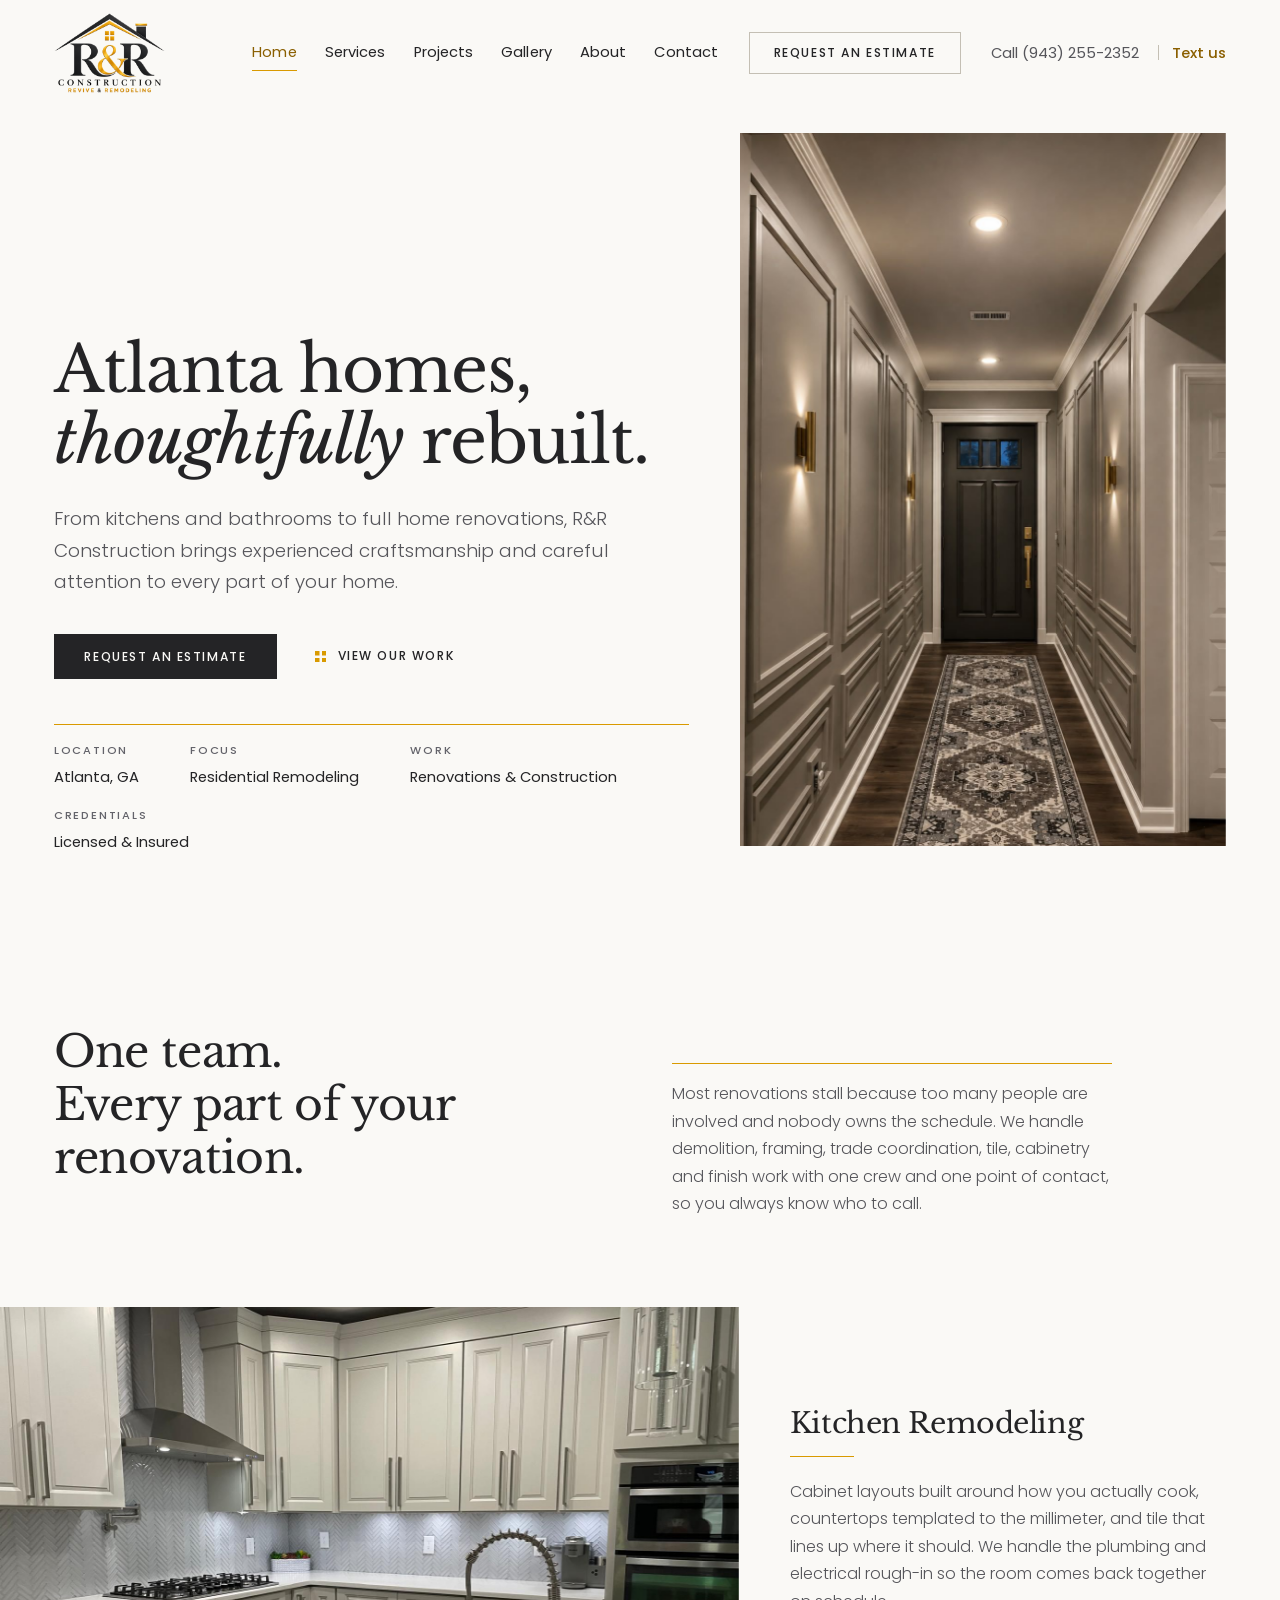
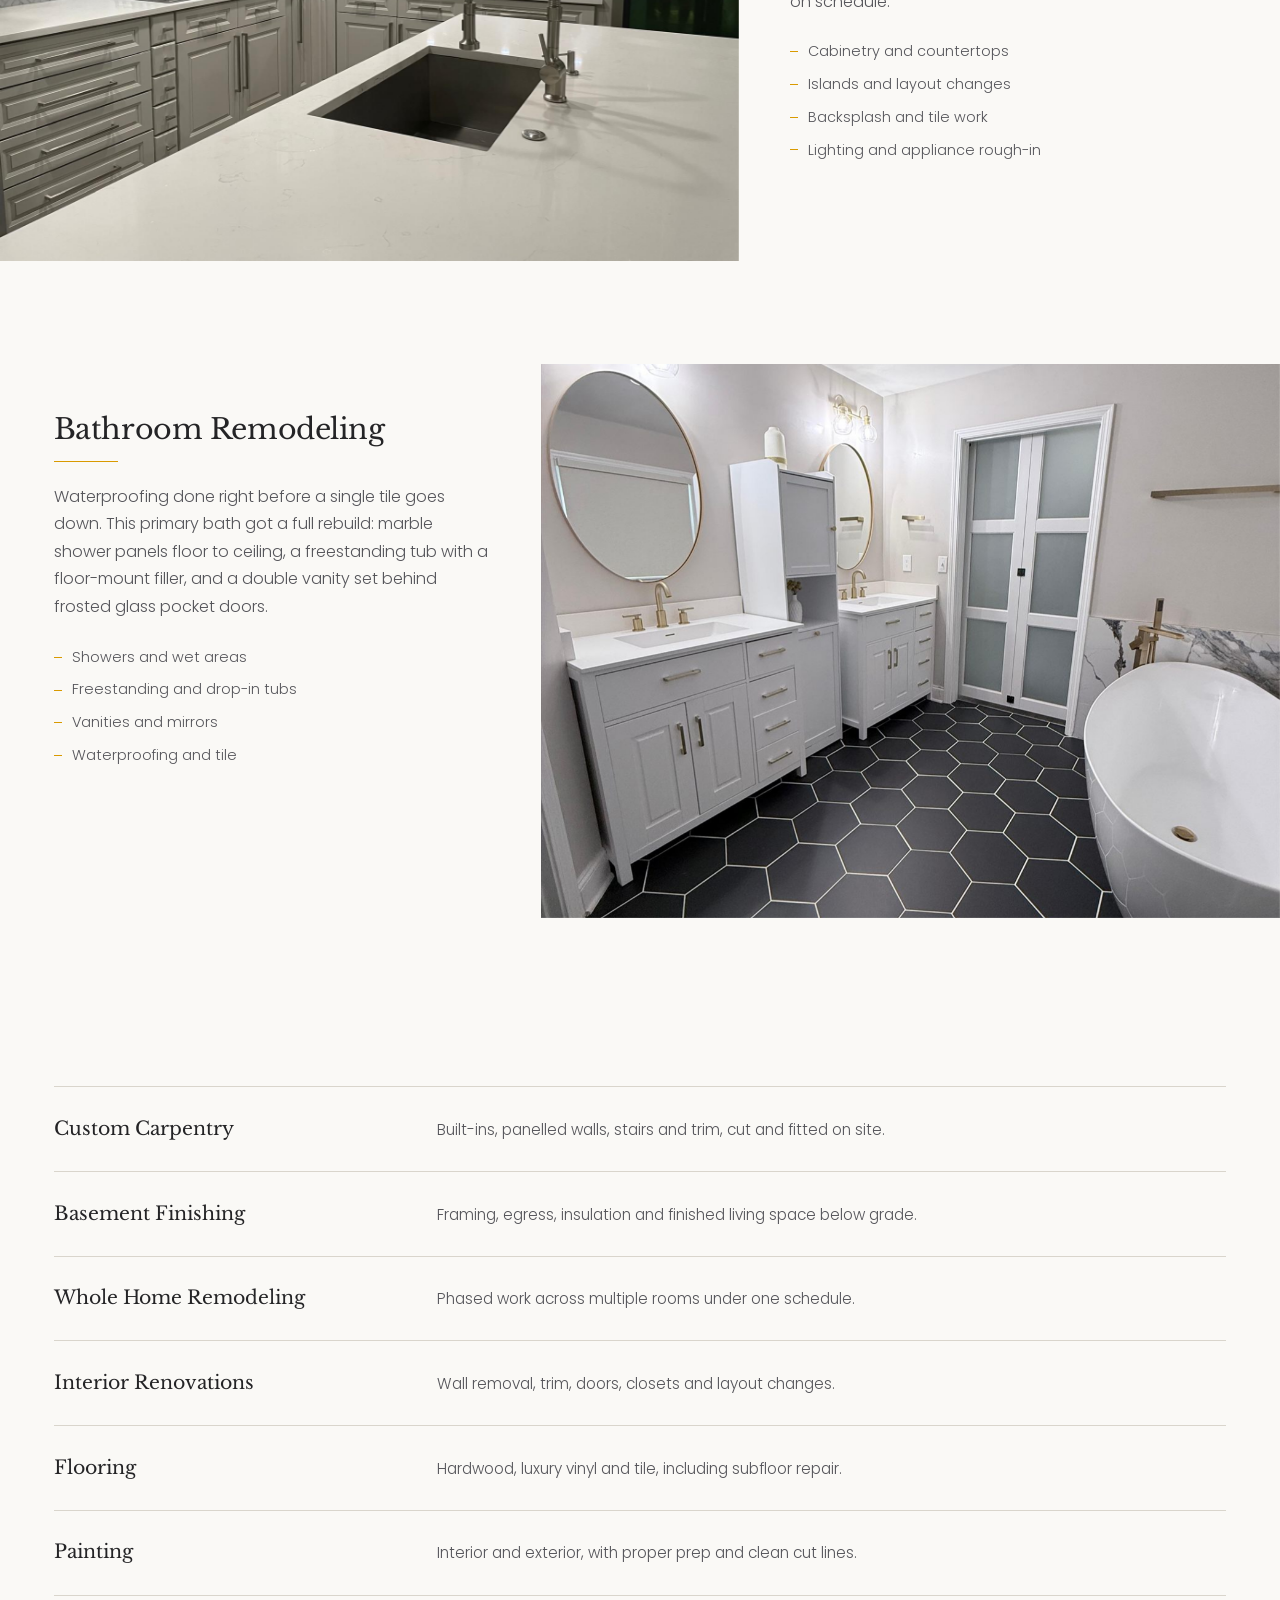
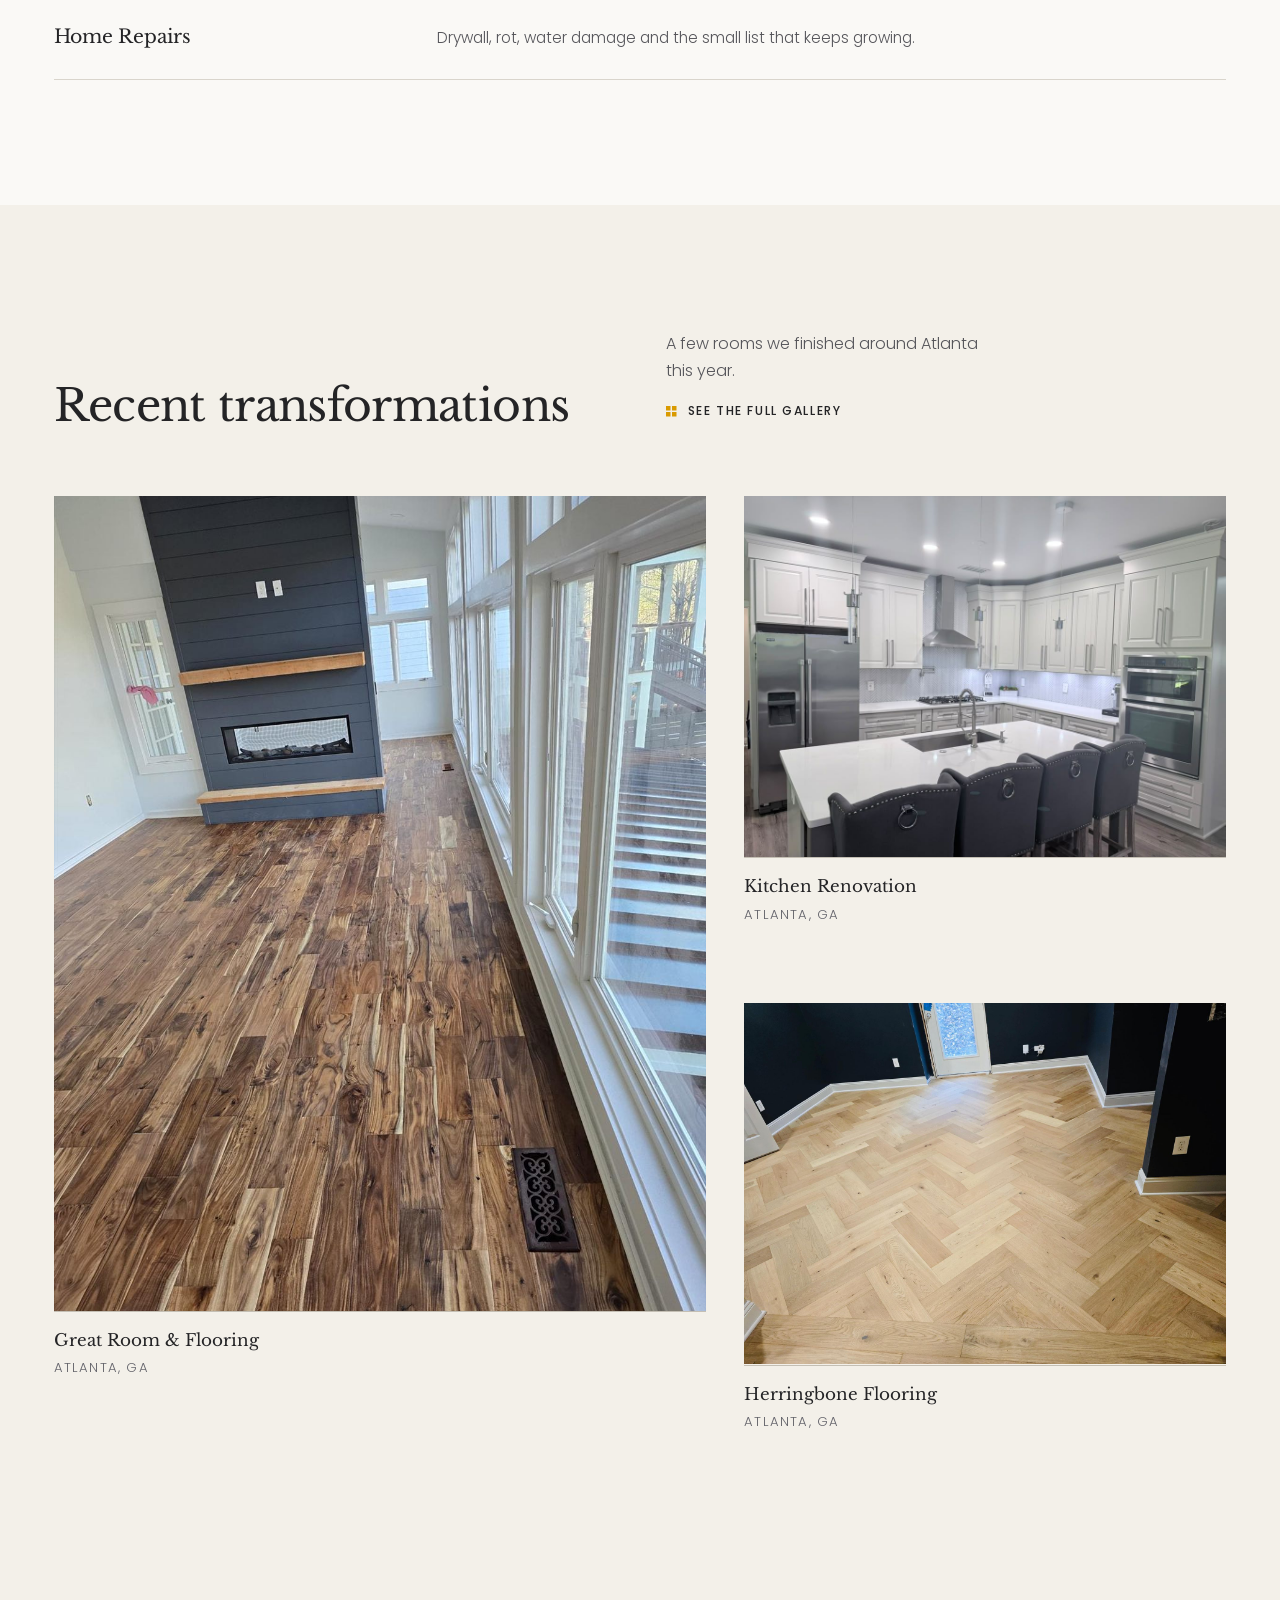
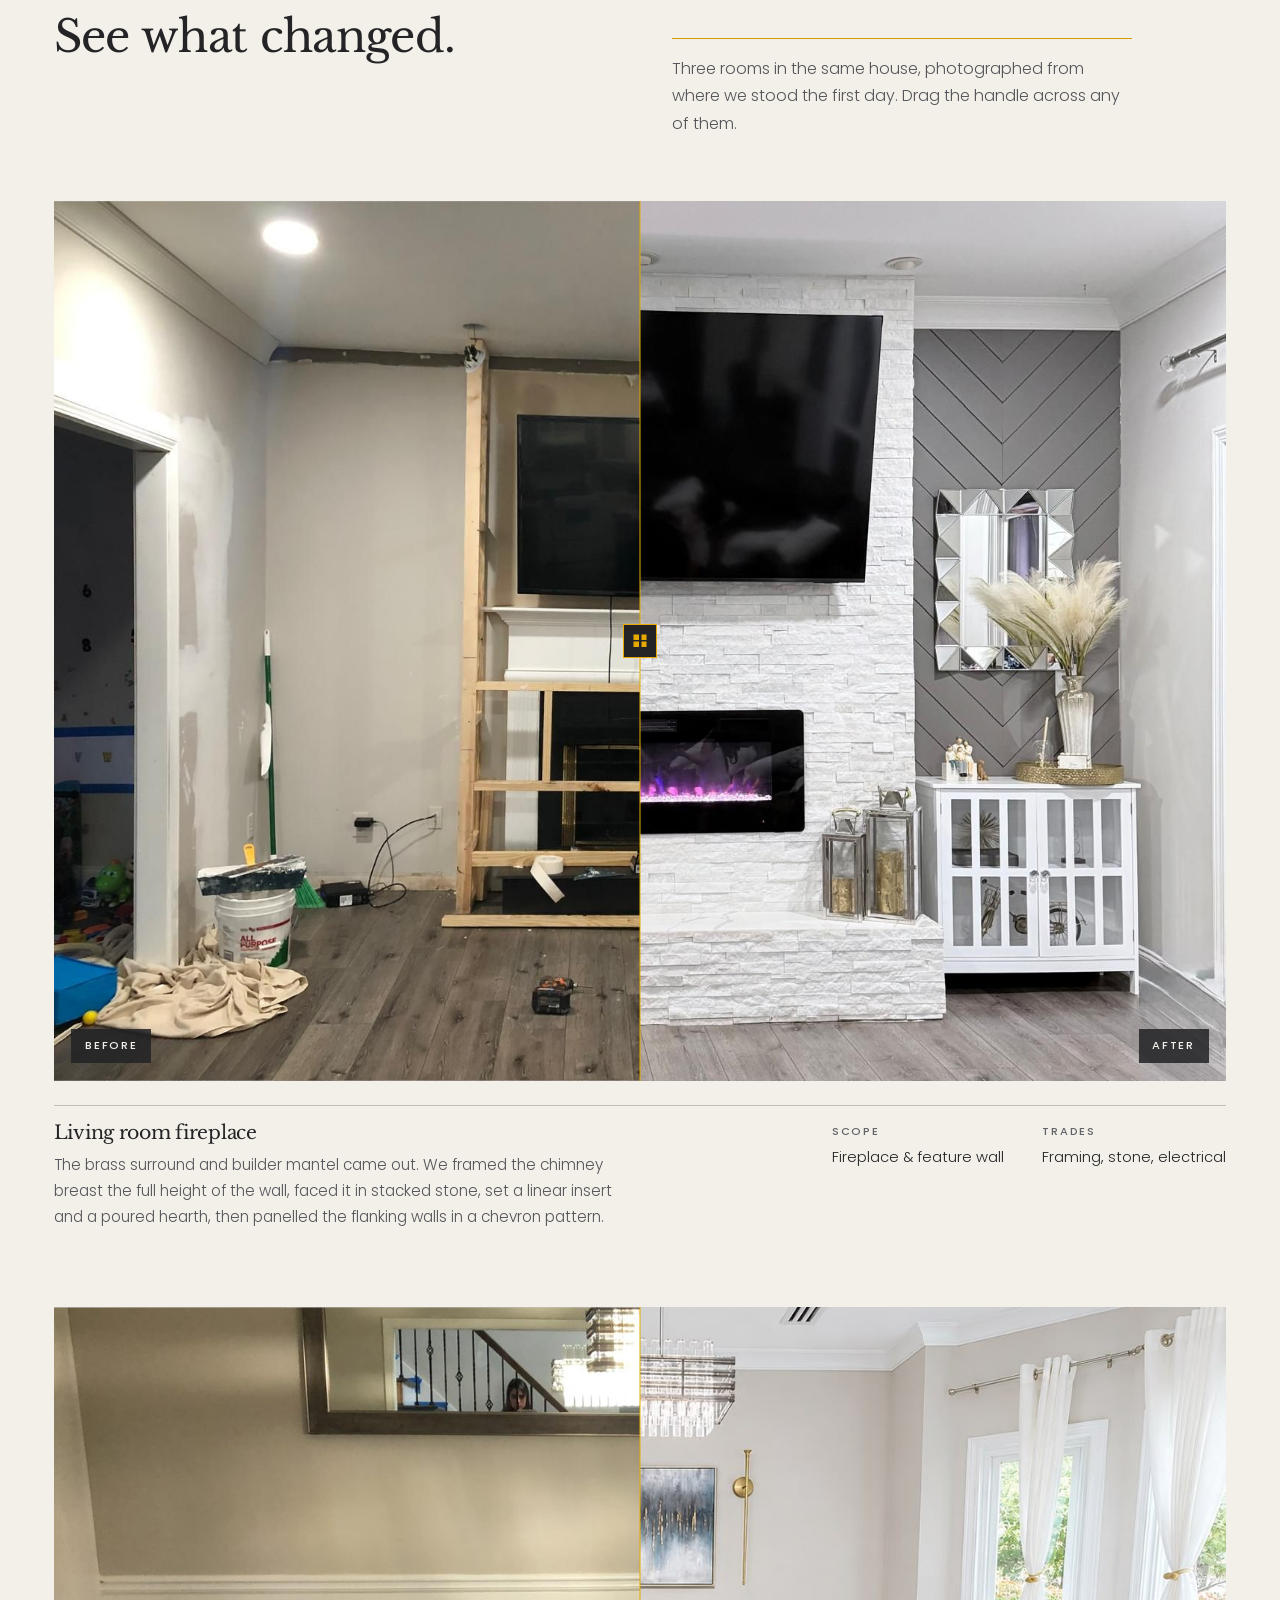
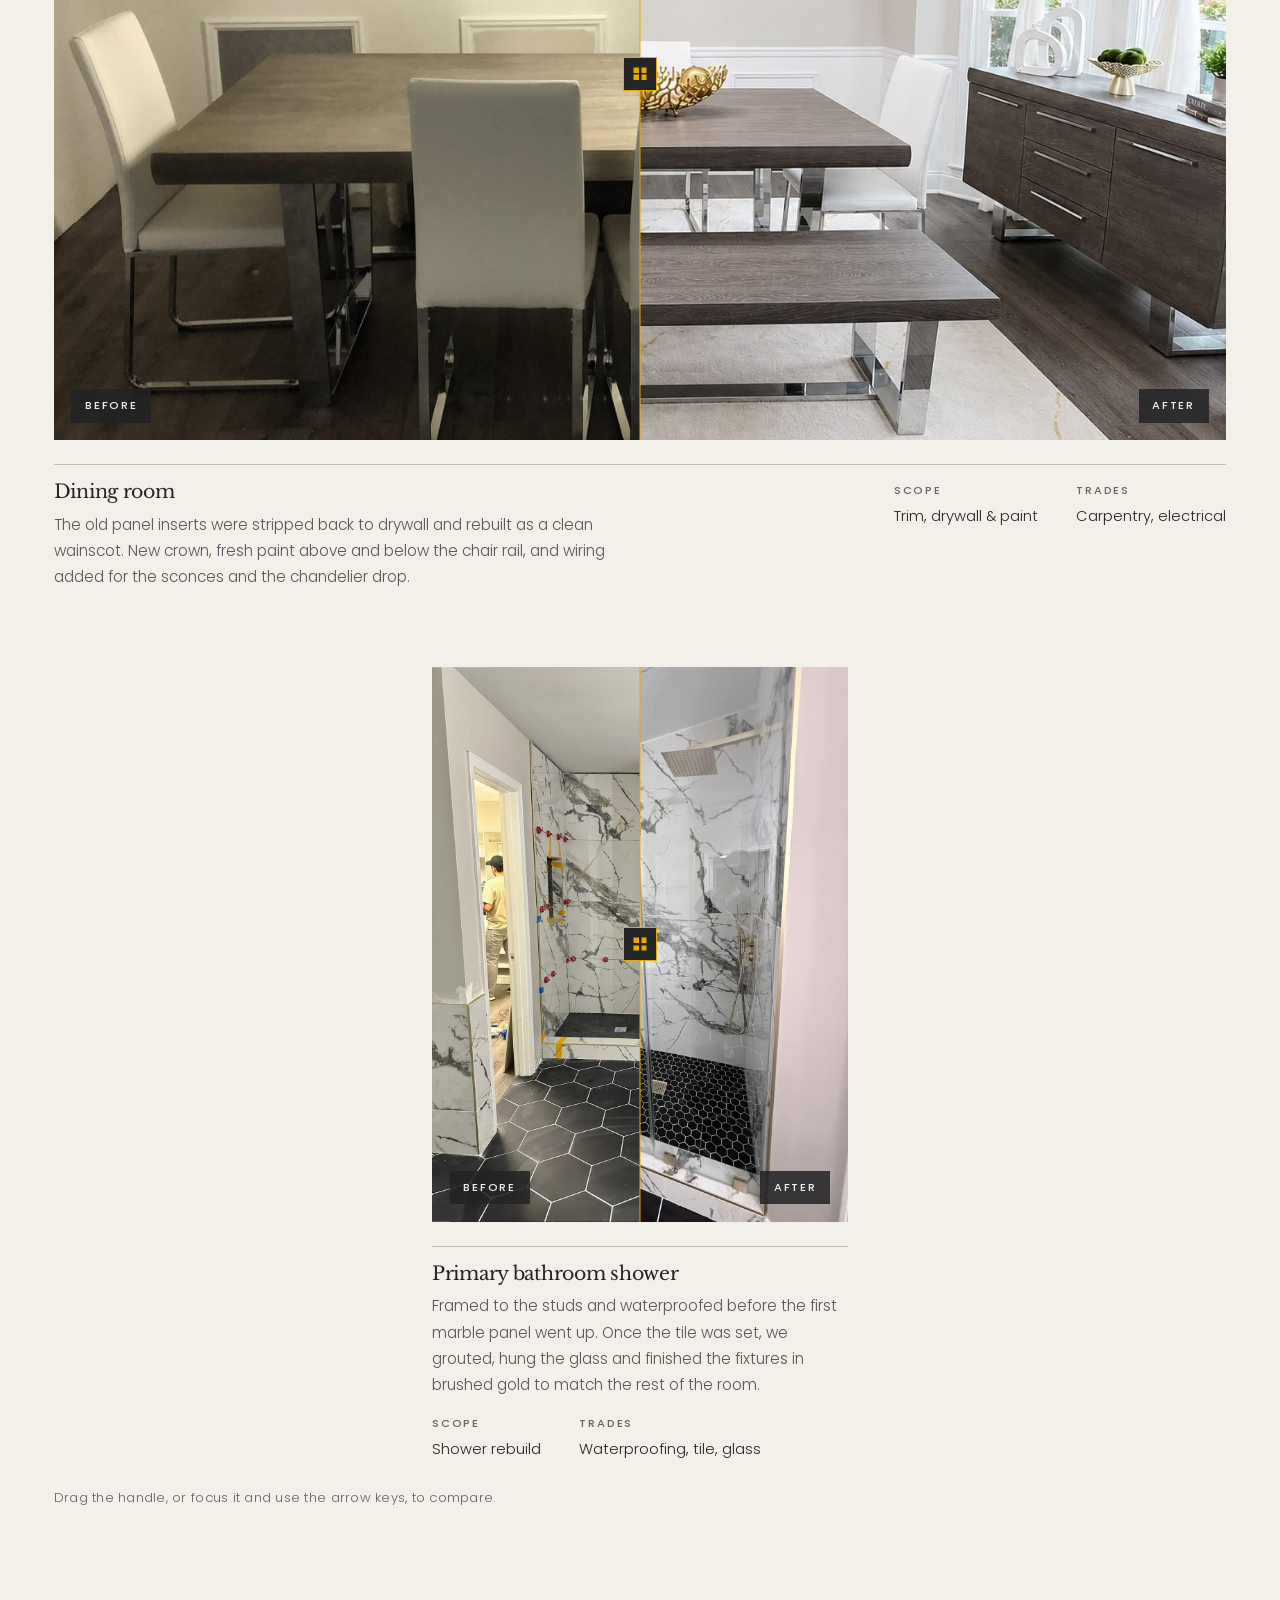
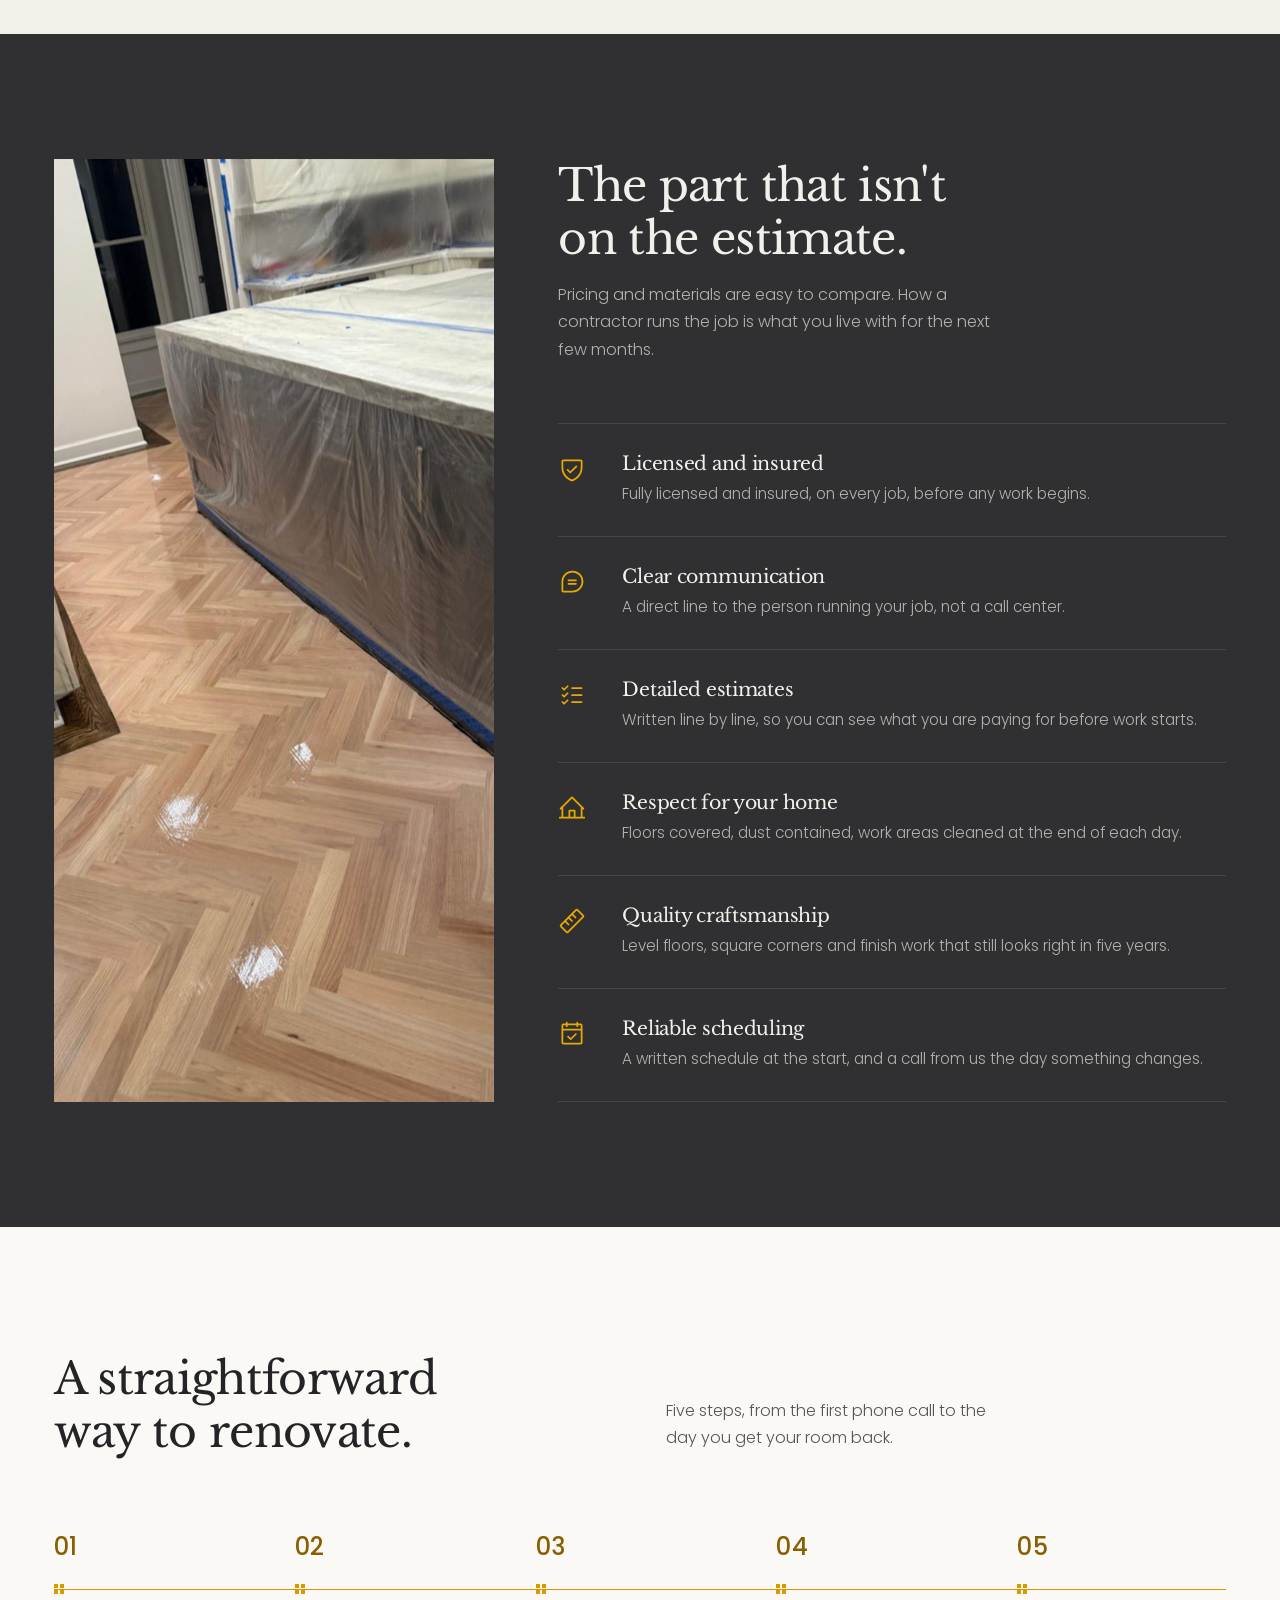
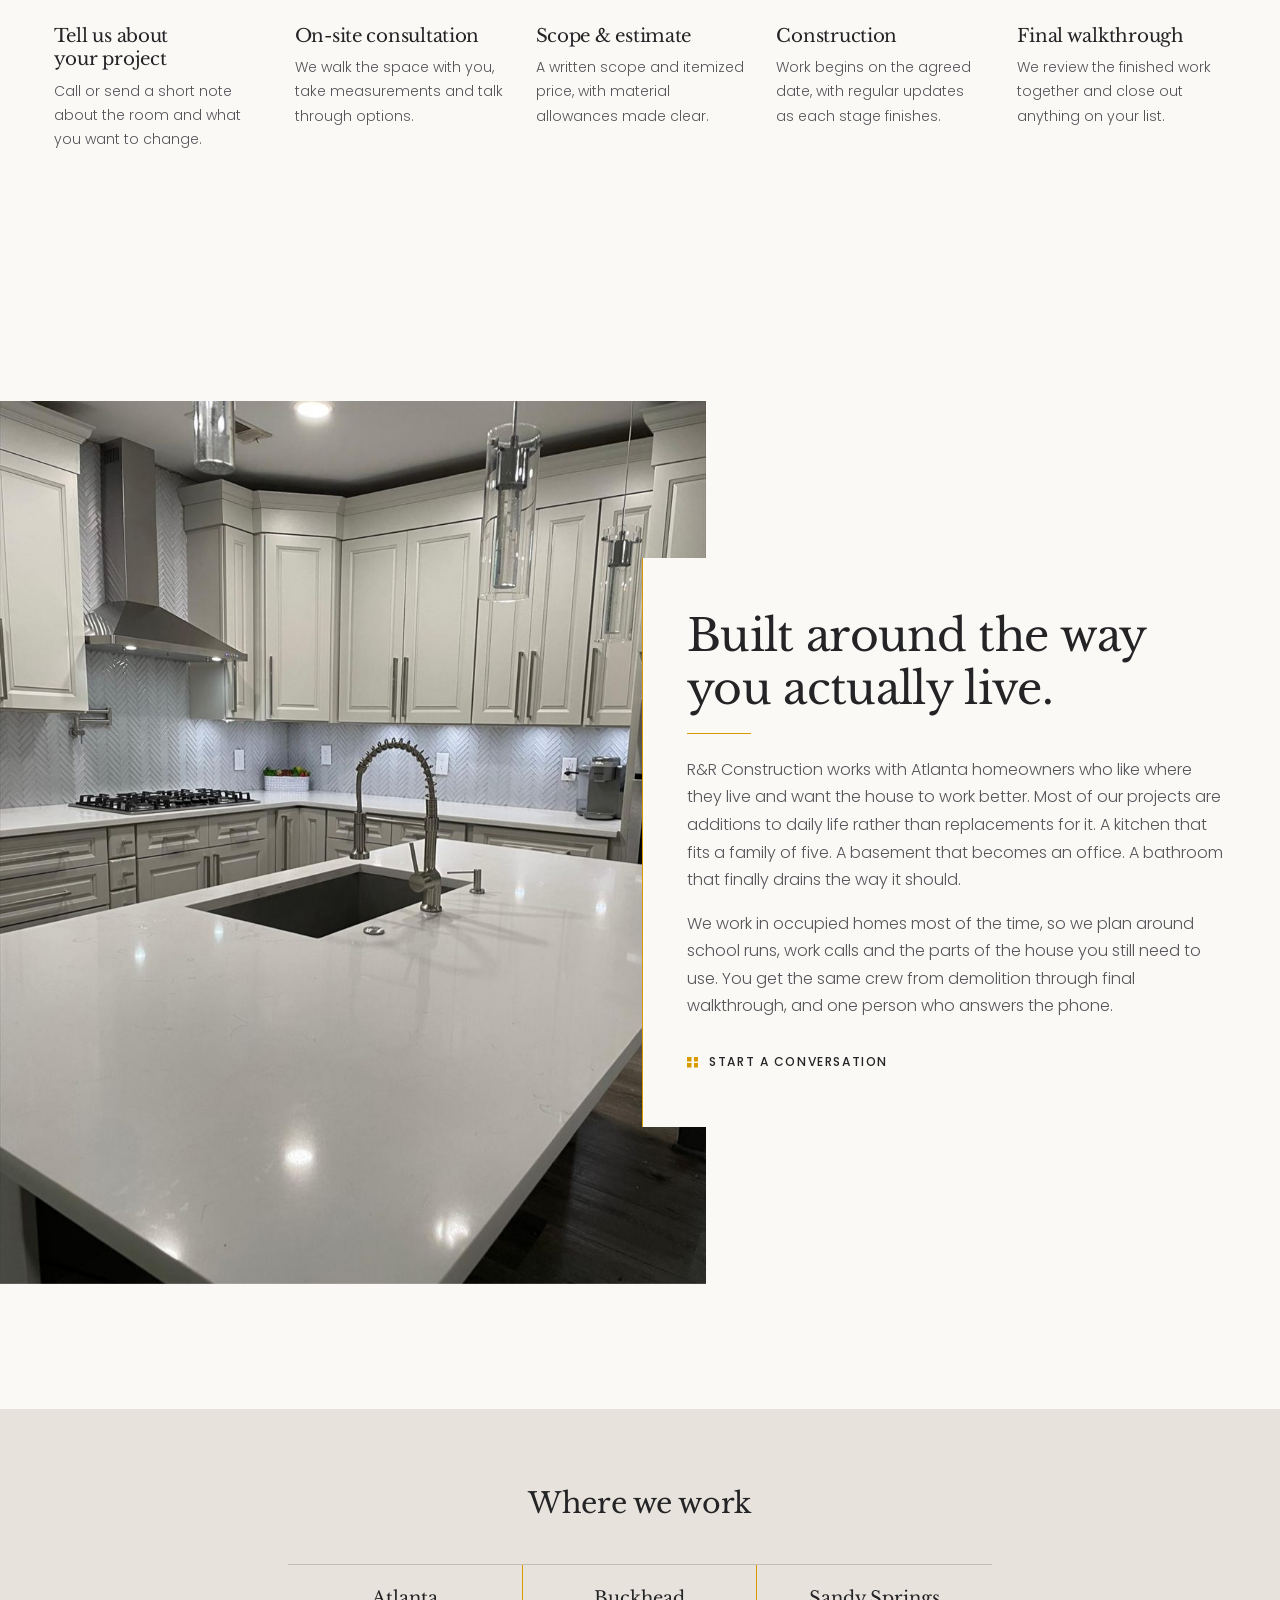
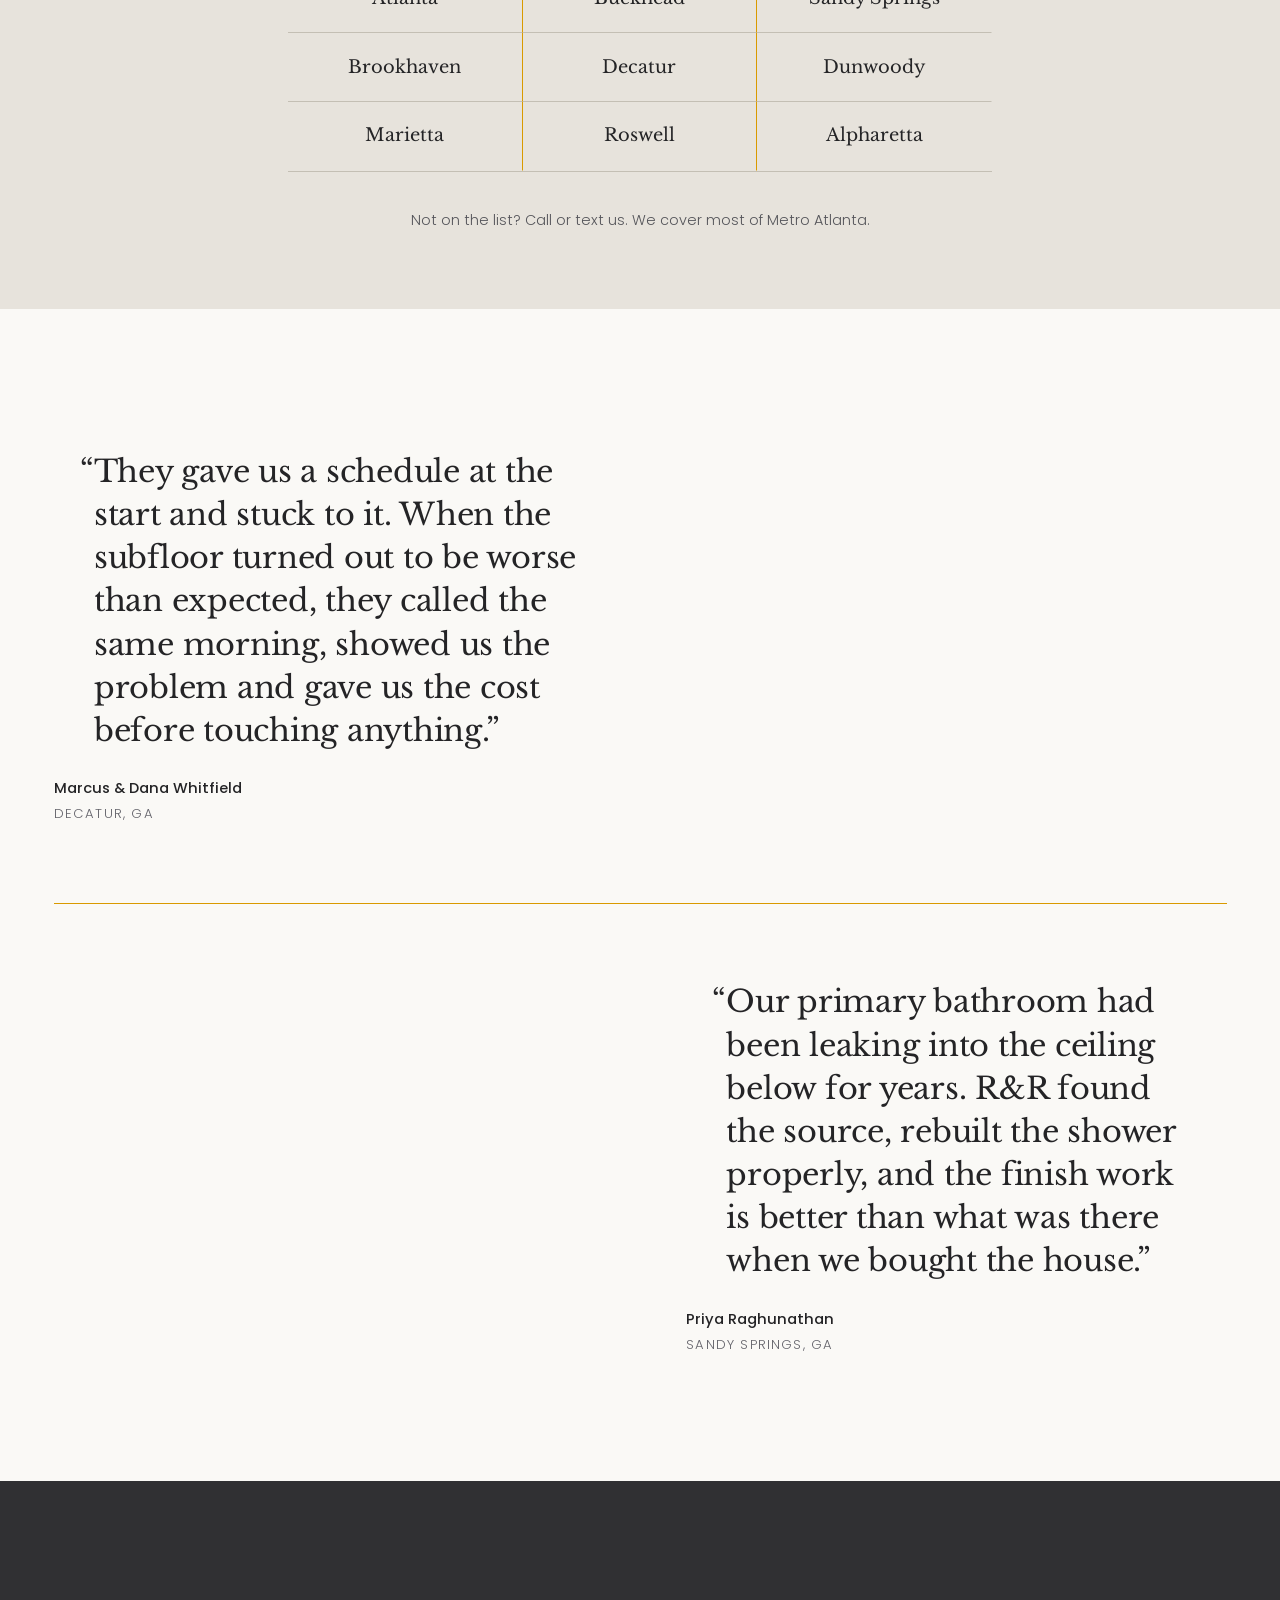
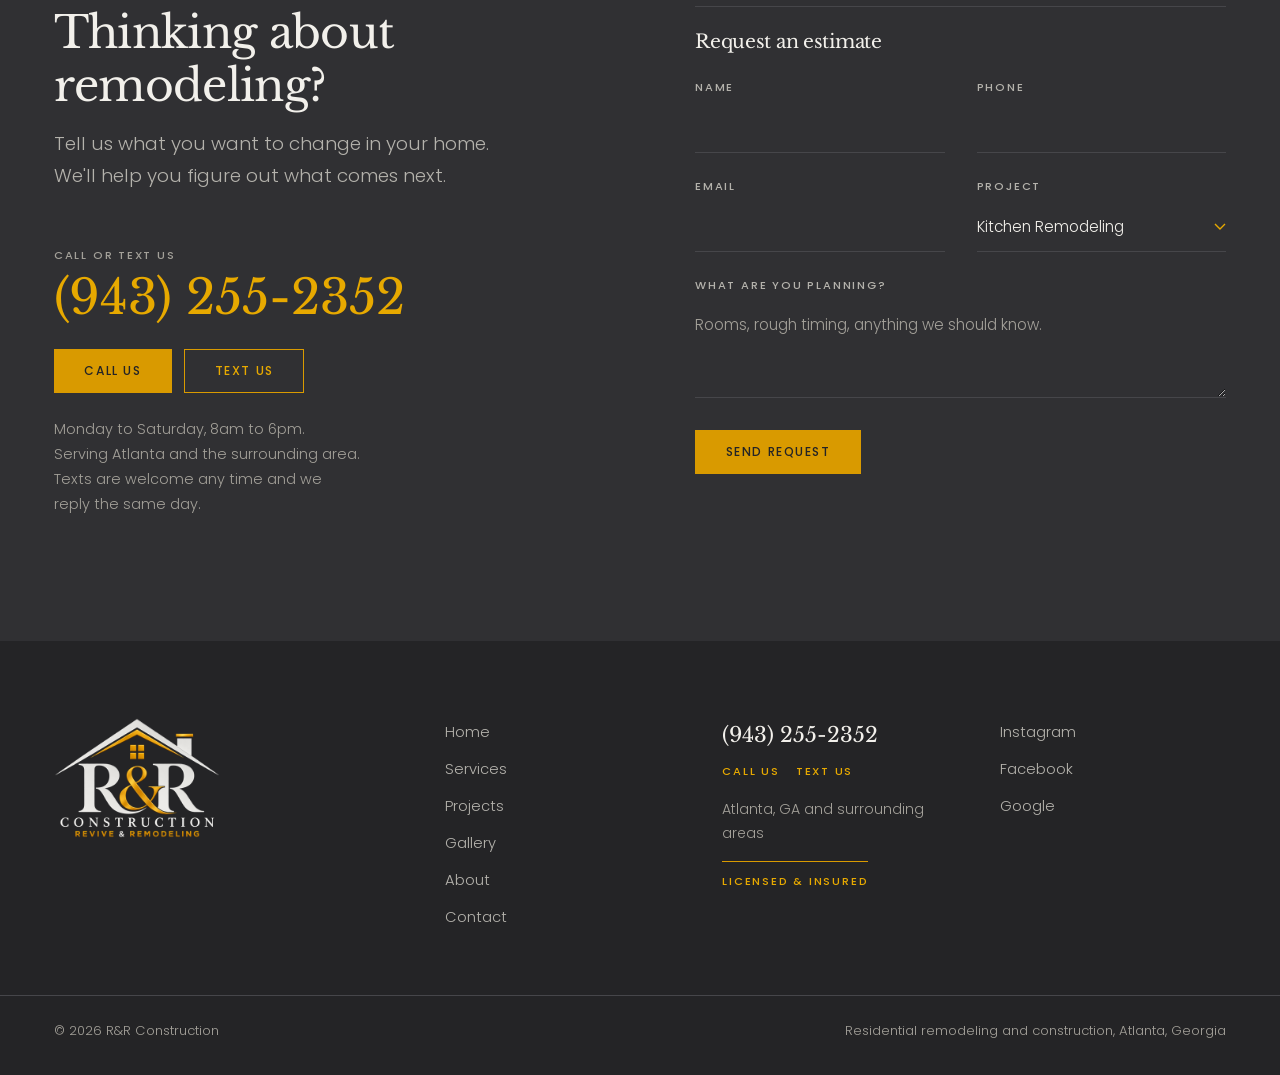
<file: docs/index.html>
<!DOCTYPE html>
<html lang="en">
<head>
<meta charset="utf-8">
<meta name="viewport" content="width=device-width, initial-scale=1">
<title>R&amp;R Construction | Remodeling and Renovations in Atlanta, GA</title>
<meta name="description" content="R&amp;R Construction remodels kitchens, bathrooms, basements and whole homes across Atlanta, Georgia. Detailed estimates and reliable scheduling.">
<meta name="theme-color" content="#242426">
<link rel="canonical" href="https://reviveandremodeling.com/">

<meta property="og:type" content="website">
<meta property="og:url" content="https://reviveandremodeling.com/">
<meta property="og:title" content="R&amp;R Construction | Remodeling and Renovations in Atlanta, GA">
<meta property="og:description" content="Kitchens, bathrooms, basements and whole home renovations across Metro Atlanta.">
<meta property="og:image" content="https://reviveandremodeling.com/assets/img/logo/og-card.jpg">
<meta property="og:image:type" content="image/jpeg">
<meta property="og:image:width" content="1200">
<meta property="og:image:height" content="630">
<meta name="twitter:card" content="summary_large_image">
<meta property="og:locale" content="en_US">

<link rel="icon" href="assets/img/favicon.svg" type="image/svg+xml">

<link rel="preconnect" href="https://fonts.googleapis.com">
<link rel="preconnect" href="https://fonts.gstatic.com" crossorigin>
<link rel="stylesheet" href="https://fonts.googleapis.com/css2?family=Libre+Baskerville:ital,wght@0,400;0,700;1,400&amp;family=Poppins:wght@300;400;500;600&amp;display=swap">

<link rel="stylesheet" href="assets/css/tokens.css">
<link rel="stylesheet" href="assets/css/base.css">
<link rel="stylesheet" href="assets/css/components.css">
<link rel="stylesheet" href="assets/css/sections.css">

<!-- Marks the document as scriptable before first paint, so the reveal
     animations never hide content from a browser that cannot run them. -->
<script>document.documentElement.classList.add('js');</script>
</head>

<body>

<!-- ============================================================
     INTRO
     Shown once per session. Hidden entirely without JavaScript,
     and it dismisses itself from CSS alone if the script never
     arrives, so it can never strand the page behind it.
     ============================================================ -->
<div class="intro" data-intro aria-hidden="true">
  <div class="intro__inner">
    <img class="intro__logo" src="assets/img/logo/rr-logo.png" alt=""
         width="700" height="504" fetchpriority="high" decoding="async">
    <p class="intro__line" data-intro-line>Letting the paint dry.</p>
    <div class="intro__rule">
      <span class="intro__fill" data-intro-fill></span>
    </div>
  </div>
</div>

<a class="skip-link" href="#main">Skip to content</a>

<!-- ============================================================
     HEADER

     Header and footer both carry the complete lockup. The header uses
     the original colours on warm white, the footer the light variant
     generated for the black band.
     ============================================================ -->
<header class="site-header" id="siteHeader" data-header>
  <div class="site-header__inner">

    <a class="logo" href="#home" aria-label="R&amp;R Construction, home">
      <img src="assets/img/logo/rr-logo.png" alt=""
           width="700" height="504" decoding="async">
    </a>

    <nav class="nav" id="primaryNav" aria-label="Primary">
      <ul class="nav__list">
        <li><a class="nav__link" href="#home">Home</a></li>
        <li><a class="nav__link" href="#services">Services</a></li>
        <li><a class="nav__link" href="#projects">Projects</a></li>
        <li><a class="nav__link" href="gallery.html">Gallery</a></li>
        <li><a class="nav__link" href="#about">About</a></li>
        <li><a class="nav__link" href="#contact">Contact</a></li>
      </ul>
      <a class="btn btn--ghost nav__cta" href="#contact">Request an Estimate</a>
      <span class="nav__reach">
        <a class="nav__phone" href="tel:+19432552352">Call (943) 255-2352</a>
        <a class="nav__phone nav__phone--sms" href="sms:+19432552352">Text us</a>
      </span>
    </nav>

    <button class="nav-toggle" type="button" aria-expanded="false" aria-controls="primaryNav" data-nav-toggle>
      <span class="nav-toggle__bars" aria-hidden="true"><i></i><i></i><i></i></span>
      <span class="visually-hidden" data-nav-label>Open menu</span>
    </button>

  </div>
</header>

<main id="main">

  <!-- ============================================================
       HERO
       ============================================================ -->
  <section class="hero" id="home" aria-labelledby="hero-title">
    <div class="hero__grid">

      <div class="hero__content">
        <h1 class="hero__title" id="hero-title" data-reveal>
          Atlanta homes,<br>
          <em>thoughtfully</em> rebuilt.
        </h1>

        <p class="hero__lead" data-reveal data-reveal-delay="1">
          From kitchens and bathrooms to full home renovations, R&amp;R Construction brings
          experienced craftsmanship and careful attention to every part of your home.
        </p>

        <div class="hero__actions" data-reveal data-reveal-delay="2">
          <a class="btn btn--solid" href="#contact">Request an Estimate</a>
          <a class="link-arrow" href="#projects">View Our Work</a>
        </div>
      </div>

      <figure class="hero__figure fill-figure" data-reveal-image>
        <img src="assets/img/photos/hero-hallway.jpg"
             alt="Renovated entry hallway with picture frame wall molding, brass sconces and dark hardwood flooring"
             width="1086" height="1448" fetchpriority="high" decoding="async">
      </figure>

      <div class="hero__datum" aria-hidden="true"><span class="hero__datum-line" data-rule></span></div>

      <dl class="hero__meta" data-reveal data-reveal-delay="3">
        <div class="hero__meta-item">
          <dt>Location</dt>
          <dd>Atlanta, GA</dd>
        </div>
        <div class="hero__meta-item">
          <dt>Focus</dt>
          <dd>Residential Remodeling</dd>
        </div>
        <div class="hero__meta-item">
          <dt>Work</dt>
          <dd>Renovations &amp; Construction</dd>
        </div>
        <div class="hero__meta-item">
          <dt>Credentials</dt>
          <dd>Licensed &amp; Insured</dd>
        </div>
      </dl>

    </div>
  </section>


  <!-- ============================================================
       SERVICES
       ============================================================ -->
  <section class="section services" id="services" aria-labelledby="services-title">
    <div class="container">

      <div class="services__intro">
        <h2 class="services__title" id="services-title" data-reveal>
          One team.<br>Every part of your renovation.
        </h2>
        <div class="services__intro-body">
          <span class="rule" data-rule></span>
          <p data-reveal data-reveal-delay="1">
            Most renovations stall because too many people are involved and nobody owns the
            schedule. We handle demolition, framing, trade coordination, tile, cabinetry and
            finish work with one crew and one point of contact, so you always know who to call.
          </p>
        </div>
      </div>
    </div>

    <!-- Both features sit outside .container. Each is a full-width grid
         whose photograph column runs off the viewport edge, with a
         --edge margin track holding the opposite side in line. -->

    <article class="feature feature--left">
      <figure class="feature__figure" data-reveal-image>
          <img src="assets/img/photos/service-kitchen.jpg"
               alt="Remodeled kitchen with quartz island, undermount sink and herringbone tile backsplash"
               width="1600" height="1200" loading="lazy" decoding="async">
        </figure>
        <div class="feature__body">
          <h3 class="feature__title" data-reveal>Kitchen Remodeling</h3>
          <span class="rule rule--short" data-rule></span>
          <p data-reveal data-reveal-delay="1">
            Cabinet layouts built around how you actually cook, countertops templated to the
            millimeter, and tile that lines up where it should. We handle the plumbing and
            electrical rough-in so the room comes back together on schedule.
          </p>
          <ul class="feature__points" data-reveal data-reveal-delay="2">
            <li>Cabinetry and countertops</li>
            <li>Islands and layout changes</li>
            <li>Backsplash and tile work</li>
            <li>Lighting and appliance rough-in</li>
          </ul>
        </div>
    </article>

    <article class="feature feature--right">
        <div class="feature__body">
          <h3 class="feature__title" data-reveal>Bathroom Remodeling</h3>
          <span class="rule rule--short" data-rule></span>
          <p data-reveal data-reveal-delay="1">
            Waterproofing done right before a single tile goes down. This primary bath got a
            full rebuild: marble shower panels floor to ceiling, a freestanding tub with a
            floor-mount filler, and a double vanity set behind frosted glass pocket doors.
          </p>
          <ul class="feature__points" data-reveal data-reveal-delay="2">
            <li>Showers and wet areas</li>
            <li>Freestanding and drop-in tubs</li>
            <li>Vanities and mirrors</li>
            <li>Waterproofing and tile</li>
          </ul>
        </div>
        <figure class="feature__figure" data-reveal-image>
          <img src="assets/img/photos/service-bathroom.jpg"
               alt="Primary bathroom with a double vanity, freestanding tub with a floor mount filler and frosted glass pocket doors"
               width="1200" height="1600" loading="lazy" decoding="async">
        </figure>
    </article>

    <div class="container">
      <!-- Secondary services: architectural list, no cards -->
      <div class="service-list">
        <h3 class="service-list__title" data-reveal>The rest of the house.</h3>
        <ul class="service-list__items">
          <li class="service-row" data-reveal>
            <span class="service-row__name">Custom Carpentry</span>
            <span class="service-row__note">Built-ins, panelled walls, stairs and trim, cut and fitted on site.</span>
          </li>
          <li class="service-row" data-reveal>
            <span class="service-row__name">Basement Finishing</span>
            <span class="service-row__note">Framing, egress, insulation and finished living space below grade.</span>
          </li>
          <li class="service-row" data-reveal>
            <span class="service-row__name">Whole Home Remodeling</span>
            <span class="service-row__note">Phased work across multiple rooms under one schedule.</span>
          </li>
          <li class="service-row" data-reveal>
            <span class="service-row__name">Interior Renovations</span>
            <span class="service-row__note">Wall removal, trim, doors, closets and layout changes.</span>
          </li>
          <li class="service-row" data-reveal>
            <span class="service-row__name">Flooring</span>
            <span class="service-row__note">Hardwood, luxury vinyl and tile, including subfloor repair.</span>
          </li>
          <li class="service-row" data-reveal>
            <span class="service-row__name">Painting</span>
            <span class="service-row__note">Interior and exterior, with proper prep and clean cut lines.</span>
          </li>
          <li class="service-row" data-reveal>
            <span class="service-row__name">Home Repairs</span>
            <span class="service-row__note">Drywall, rot, water damage and the small list that keeps growing.</span>
          </li>
        </ul>
      </div>

    </div>
  </section>


  <!-- ============================================================
       FEATURED PROJECTS
       ============================================================ -->
  <section class="section projects" id="projects" aria-labelledby="projects-title">
    <div class="container">

      <div class="projects__head">
        <h2 class="projects__title" id="projects-title" data-reveal>Recent transformations</h2>
        <div class="projects__note" data-reveal data-reveal-delay="1">
          <p>A few rooms we finished around Atlanta this year.</p>
          <a class="link-arrow" href="gallery.html">See the full gallery</a>
        </div>
      </div>

      <div class="gallery">

        <figure class="project project--lead" data-reveal-image>
          <div class="project__frame">
            <img src="assets/img/photos/project-greatroom.jpg"
                 alt="Great room with a charcoal shiplap fireplace surround, timber mantel and wide plank acacia flooring"
                 width="1050" height="1400" loading="lazy" decoding="async">
          </div>
          <figcaption class="project__caption">
            <span class="project__name">Great Room &amp; Flooring</span>
            <span class="project__place">Atlanta, GA</span>
          </figcaption>
        </figure>

        <figure class="project project--a" data-reveal-image>
          <div class="project__frame">
            <img src="assets/img/photos/project-kitchen.jpg"
                 alt="Renovated kitchen with painted cabinetry, quartz island and stainless double ovens"
                 width="1024" height="768" loading="lazy" decoding="async">
          </div>
          <figcaption class="project__caption">
            <span class="project__name">Kitchen Renovation</span>
            <span class="project__place">Atlanta, GA</span>
          </figcaption>
        </figure>

        <figure class="project project--b" data-reveal-image>
          <div class="project__frame">
            <img src="assets/img/photos/project-flooring.jpg"
                 alt="White oak herringbone floor installed against deep navy walls and white baseboard"
                 width="1600" height="1200" loading="lazy" decoding="async">
          </div>
          <figcaption class="project__caption">
            <span class="project__name">Herringbone Flooring</span>
            <span class="project__place">Atlanta, GA</span>
          </figcaption>
        </figure>

      </div>
    </div>
  </section>


  <!-- ============================================================
       BEFORE & AFTER
       ============================================================ -->
  <section class="section compare-section" id="before-after" aria-labelledby="compare-title">
    <div class="container">

      <div class="compare__head">
        <h2 class="compare__title" id="compare-title" data-reveal>See what changed.</h2>
        <div class="compare__intro">
          <span class="rule" data-rule></span>
          <p data-reveal data-reveal-delay="1">
            Three rooms in the same house, photographed from where we stood the first day.
            Drag the handle across any of them.
          </p>
        </div>
      </div>

      <!-- Pair 1 -->
      <figure class="compare" data-compare>
        <div class="compare__frame" data-compare-frame style="--pos:50%; --ratio:4/3">
          <img class="compare__img" src="assets/img/photos/ba-fireplace-after.jpg"
               alt="Living room after renovation, floor to ceiling white stacked stone fireplace with a linear insert and grey chevron panelled walls"
               width="1600" height="1177" loading="lazy" decoding="async">
          <img class="compare__img compare__img--before" src="assets/img/photos/ba-fireplace-before.jpg"
               alt="The same living room before renovation, original white mantel and brass fireplace surround with framing started"
               width="1600" height="1200" loading="lazy" decoding="async">

          <span class="compare__tag compare__tag--before">Before</span>
          <span class="compare__tag compare__tag--after">After</span>

          <div class="compare__handle"
               role="slider"
               tabindex="0"
               aria-label="Reveal the living room before and after"
               aria-valuemin="0" aria-valuemax="100" aria-valuenow="50"
               aria-valuetext="50 percent before, 50 percent after"
               aria-orientation="horizontal"
               data-compare-handle>
            <span class="compare__knob" aria-hidden="true"></span>
          </div>
        </div>
        <figcaption class="compare__caption">
          <div class="compare__caption-text">
            <h3>Living room fireplace</h3>
            <p>
              The brass surround and builder mantel came out. We framed the chimney breast the
              full height of the wall, faced it in stacked stone, set a linear insert and a
              poured hearth, then panelled the flanking walls in a chevron pattern.
            </p>
          </div>
          <dl class="compare__facts">
            <div><dt>Scope</dt><dd>Fireplace &amp; feature wall</dd></div>
            <div><dt>Trades</dt><dd>Framing, stone, electrical</dd></div>
          </dl>
        </figcaption>
      </figure>

      <!-- Pair 2 -->
      <figure class="compare" data-compare>
        <div class="compare__frame" data-compare-frame style="--pos:50%; --ratio:16/10">
          <img class="compare__img" src="assets/img/photos/ba-dining-after.jpg"
               alt="Dining room after renovation with fresh wainscoting, brass sconces, artwork and a linear crystal chandelier"
               width="1448" height="1086" loading="lazy" decoding="async">
          <img class="compare__img compare__img--before" src="assets/img/photos/ba-dining-before.jpg"
               alt="The same dining room before renovation, dated wall panels with grey inserts and a plain mirror"
               width="1600" height="900" loading="lazy" decoding="async">

          <span class="compare__tag compare__tag--before">Before</span>
          <span class="compare__tag compare__tag--after">After</span>

          <div class="compare__handle"
               role="slider"
               tabindex="0"
               aria-label="Reveal the dining room before and after"
               aria-valuemin="0" aria-valuemax="100" aria-valuenow="50"
               aria-valuetext="50 percent before, 50 percent after"
               aria-orientation="horizontal"
               data-compare-handle>
            <span class="compare__knob" aria-hidden="true"></span>
          </div>
        </div>
        <figcaption class="compare__caption">
          <div class="compare__caption-text">
            <h3>Dining room</h3>
            <p>
              The old panel inserts were stripped back to drywall and rebuilt as a clean
              wainscot. New crown, fresh paint above and below the chair rail, and wiring
              added for the sconces and the chandelier drop.
            </p>
          </div>
          <dl class="compare__facts">
            <div><dt>Scope</dt><dd>Trim, drywall &amp; paint</dd></div>
            <div><dt>Trades</dt><dd>Carpentry, electrical</dd></div>
          </dl>
        </figcaption>
      </figure>

      <!-- Pair 3: the source photographs are portrait (0.75, matching a
           3:4 box exactly), so this one keeps its own narrower width and
           ratio rather than forcing a portrait shower into a full-width
           landscape frame. It reads as an inset next to the two wide
           pairs above it. -->
      <figure class="compare compare--portrait" data-compare>
        <div class="compare__frame" data-compare-frame style="--pos:50%; --ratio:3/4">
          <img class="compare__img" src="assets/img/photos/ba-bathroom-after.jpg"
               alt="Primary bathroom shower after renovation, floor to ceiling marble panels, glass door, gold fixtures and a black hex tile floor"
               width="1200" height="1600" loading="lazy" decoding="async">
          <img class="compare__img compare__img--before" src="assets/img/photos/ba-bathroom-before.jpg"
               alt="The same shower during construction, marble panels set but ungrouted, protective film and spacer clips still on, glass door not yet installed"
               width="1200" height="1600" loading="lazy" decoding="async">

          <span class="compare__tag compare__tag--before">Before</span>
          <span class="compare__tag compare__tag--after">After</span>

          <div class="compare__handle"
               role="slider"
               tabindex="0"
               aria-label="Reveal the bathroom shower before and after"
               aria-valuemin="0" aria-valuemax="100" aria-valuenow="50"
               aria-valuetext="50 percent before, 50 percent after"
               aria-orientation="horizontal"
               data-compare-handle>
            <span class="compare__knob" aria-hidden="true"></span>
          </div>
        </div>
        <figcaption class="compare__caption">
          <div class="compare__caption-text">
            <h3>Primary bathroom shower</h3>
            <p>
              Framed to the studs and waterproofed before the first marble panel went up.
              Once the tile was set, we grouted, hung the glass and finished the fixtures in
              brushed gold to match the rest of the room.
            </p>
          </div>
          <dl class="compare__facts">
            <div><dt>Scope</dt><dd>Shower rebuild</dd></div>
            <div><dt>Trades</dt><dd>Waterproofing, tile, glass</dd></div>
          </dl>
        </figcaption>
      </figure>

      <p class="compare__hint">Drag the handle, or focus it and use the arrow keys, to compare.</p>

    </div>
  </section>


  <!-- ============================================================
       WHY R&R
       ============================================================ -->
  <section class="section standards" id="why" aria-labelledby="standards-title">
    <div class="container standards__grid">

      <figure class="standards__figure fill-figure" data-reveal-image>
        <img src="assets/img/photos/why-protection.jpg"
             alt="Finished herringbone floor with the kitchen island and cabinetry sealed in protective sheeting and tape"
             width="975" height="1300" loading="lazy" decoding="async">
      </figure>

      <div class="standards__body">
        <h2 class="standards__title" id="standards-title" data-reveal>
          The part that isn't<br>on the estimate.
        </h2>
        <p class="standards__lead" data-reveal data-reveal-delay="1">
          Pricing and materials are easy to compare. How a contractor runs the job is what you
          live with for the next few months.
        </p>

        <!-- Icons: Phosphor Icons (regular), MIT licensed.
             https://phosphoricons.com  Inlined rather than loaded from a
             CDN so the page keeps its zero runtime dependencies and the
             icons can inherit colour on hover. -->
        <ol class="standards__list">
          <li class="standard" data-reveal>
            <svg class="standard__icon" viewBox="0 0 256 256" fill="currentColor" aria-hidden="true" focusable="false"><path d="M208,40H48A16,16,0,0,0,32,56v56c0,52.72,25.52,84.67,46.93,102.19,23.06,18.86,46,25.26,47,25.53a8,8,0,0,0,4.2,0c1-.27,23.91-6.67,47-25.53C198.48,196.67,224,164.72,224,112V56A16,16,0,0,0,208,40Zm0,72c0,37.07-13.66,67.16-40.6,89.42A129.3,129.3,0,0,1,128,223.62a128.25,128.25,0,0,1-38.92-21.81C61.82,179.51,48,149.3,48,112l0-56,160,0ZM82.34,141.66a8,8,0,0,1,11.32-11.32L112,148.69l50.34-50.35a8,8,0,0,1,11.32,11.32l-56,56a8,8,0,0,1-11.32,0Z"/></svg>
            <div class="standard__text">
              <h3>Licensed and insured</h3>
              <p>Fully licensed and insured, on every job, before any work begins.</p>
            </div>
          </li>
          <li class="standard" data-reveal>
            <svg class="standard__icon" viewBox="0 0 256 256" fill="currentColor" aria-hidden="true" focusable="false"><path d="M172,112a8,8,0,0,1-8,8H96a8,8,0,0,1,0-16h68A8,8,0,0,1,172,112Zm-8,24H96a8,8,0,0,0,0,16h68a8,8,0,0,0,0-16Zm68-12A100.11,100.11,0,0,1,132,224H48a16,16,0,0,1-16-16V124a100,100,0,0,1,200,0Zm-16,0a84,84,0,0,0-168,0v84h84A84.09,84.09,0,0,0,216,124Z"/></svg>
            <div class="standard__text">
              <h3>Clear communication</h3>
              <p>A direct line to the person running your job, not a call center.</p>
            </div>
          </li>
          <li class="standard" data-reveal>
            <svg class="standard__icon" viewBox="0 0 256 256" fill="currentColor" aria-hidden="true" focusable="false"><path d="M224,128a8,8,0,0,1-8,8H128a8,8,0,0,1,0-16h88A8,8,0,0,1,224,128ZM128,72h88a8,8,0,0,0,0-16H128a8,8,0,0,0,0,16Zm88,112H128a8,8,0,0,0,0,16h88a8,8,0,0,0,0-16ZM82.34,42.34,56,68.69,45.66,58.34A8,8,0,0,0,34.34,69.66l16,16a8,8,0,0,0,11.32,0l32-32A8,8,0,0,0,82.34,42.34Zm0,64L56,132.69,45.66,122.34a8,8,0,0,0-11.32,11.32l16,16a8,8,0,0,0,11.32,0l32-32a8,8,0,0,0-11.32-11.32Zm0,64L56,196.69,45.66,186.34a8,8,0,0,0-11.32,11.32l16,16a8,8,0,0,0,11.32,0l32-32a8,8,0,0,0-11.32-11.32Z"/></svg>
            <div class="standard__text">
              <h3>Detailed estimates</h3>
              <p>Written line by line, so you can see what you are paying for before work starts.</p>
            </div>
          </li>
          <li class="standard" data-reveal>
            <svg class="standard__icon" viewBox="0 0 256 256" fill="currentColor" aria-hidden="true" focusable="false"><path d="M240,208H224V136l2.34,2.34A8,8,0,0,0,237.66,127L139.31,28.68a16,16,0,0,0-22.62,0L18.34,127a8,8,0,0,0,11.32,11.31L32,136v72H16a8,8,0,0,0,0,16H240a8,8,0,0,0,0-16ZM48,120l80-80,80,80v88H160V152a8,8,0,0,0-8-8H104a8,8,0,0,0-8,8v56H48Zm96,88H112V160h32Z"/></svg>
            <div class="standard__text">
              <h3>Respect for your home</h3>
              <p>Floors covered, dust contained, work areas cleaned at the end of each day.</p>
            </div>
          </li>
          <li class="standard" data-reveal>
            <svg class="standard__icon" viewBox="0 0 256 256" fill="currentColor" aria-hidden="true" focusable="false"><path d="M235.32,73.37,182.63,20.69a16,16,0,0,0-22.63,0L20.68,160a16,16,0,0,0,0,22.63l52.69,52.68a16,16,0,0,0,22.63,0L235.32,96A16,16,0,0,0,235.32,73.37ZM84.68,224,32,171.31l32-32,26.34,26.35a8,8,0,0,0,11.32-11.32L75.31,128,96,107.31l26.34,26.35a8,8,0,0,0,11.32-11.32L107.31,96,128,75.31l26.34,26.35a8,8,0,0,0,11.32-11.32L139.31,64l32-32L224,84.69Z"/></svg>
            <div class="standard__text">
              <h3>Quality craftsmanship</h3>
              <p>Level floors, square corners and finish work that still looks right in five years.</p>
            </div>
          </li>
          <li class="standard" data-reveal>
            <svg class="standard__icon" viewBox="0 0 256 256" fill="currentColor" aria-hidden="true" focusable="false"><path d="M208,32H184V24a8,8,0,0,0-16,0v8H88V24a8,8,0,0,0-16,0v8H48A16,16,0,0,0,32,48V208a16,16,0,0,0,16,16H208a16,16,0,0,0,16-16V48A16,16,0,0,0,208,32ZM72,48v8a8,8,0,0,0,16,0V48h80v8a8,8,0,0,0,16,0V48h24V80H48V48ZM208,208H48V96H208V208Zm-38.34-85.66a8,8,0,0,1,0,11.32l-48,48a8,8,0,0,1-11.32,0l-24-24a8,8,0,0,1,11.32-11.32L116,164.69l42.34-42.35A8,8,0,0,1,169.66,122.34Z"/></svg>
            <div class="standard__text">
              <h3>Reliable scheduling</h3>
              <p>A written schedule at the start, and a call from us the day something changes.</p>
            </div>
          </li>
        </ol>
      </div>

    </div>
  </section>


  <!-- ============================================================
       PROCESS
       ============================================================ -->
  <section class="section process" aria-labelledby="process-title">
    <div class="container">

      <div class="process__head">
        <h2 class="process__title" id="process-title" data-reveal>A straightforward way to renovate.</h2>
        <p class="process__note" data-reveal data-reveal-delay="1">
          Five steps, from the first phone call to the day you get your room back.
        </p>
      </div>

      <!-- Node markers repeat the four-pane window from the logo. -->
      <ol class="process__list" data-timeline>
        <li class="process__step" data-reveal>
          <span class="process__num">01</span>
          <span class="process__node" aria-hidden="true"></span>
          <h3 class="process__step-title">Tell us about your project</h3>
          <p class="process__step-text">Call or send a short note about the room and what you want to change.</p>
        </li>
        <li class="process__step" data-reveal>
          <span class="process__num">02</span>
          <span class="process__node" aria-hidden="true"></span>
          <h3 class="process__step-title">On-site consultation</h3>
          <p class="process__step-text">We walk the space with you, take measurements and talk through options.</p>
        </li>
        <li class="process__step" data-reveal>
          <span class="process__num">03</span>
          <span class="process__node" aria-hidden="true"></span>
          <h3 class="process__step-title">Scope &amp; estimate</h3>
          <p class="process__step-text">A written scope and itemized price, with material allowances made clear.</p>
        </li>
        <li class="process__step" data-reveal>
          <span class="process__num">04</span>
          <span class="process__node" aria-hidden="true"></span>
          <h3 class="process__step-title">Construction</h3>
          <p class="process__step-text">Work begins on the agreed date, with regular updates as each stage finishes.</p>
        </li>
        <li class="process__step" data-reveal>
          <span class="process__num">05</span>
          <span class="process__node" aria-hidden="true"></span>
          <h3 class="process__step-title">Final walkthrough</h3>
          <p class="process__step-text">We review the finished work together and close out anything on your list.</p>
        </li>
      </ol>

    </div>
  </section>


  <!-- ============================================================
       ABOUT
       ============================================================ -->
  <section class="section about" id="about" aria-labelledby="about-title">
    <div class="about__grid">

      <figure class="about__figure" data-reveal-image>
        <img src="assets/img/photos/about-kitchen.jpg"
             alt="Renovated kitchen with a quartz island, glass pendant lights and a herringbone tile backsplash"
             width="975" height="1300" loading="lazy" decoding="async">
      </figure>

      <div class="about__panel">
        <h2 class="about__title" id="about-title" data-reveal>Built around the way you actually live.</h2>
        <span class="rule rule--short" data-rule></span>
        <p data-reveal data-reveal-delay="1">
          R&amp;R Construction works with Atlanta homeowners who like where they live and want the
          house to work better. Most of our projects are additions to daily life rather than
          replacements for it. A kitchen that fits a family of five. A basement that becomes an
          office. A bathroom that finally drains the way it should.
        </p>
        <p data-reveal data-reveal-delay="2">
          We work in occupied homes most of the time, so we plan around school runs, work calls
          and the parts of the house you still need to use. You get the same crew from demolition
          through final walkthrough, and one person who answers the phone.
        </p>
        <a class="link-arrow" href="#contact" data-reveal data-reveal-delay="3">Start a conversation</a>
      </div>

    </div>
  </section>


  <!-- ============================================================
       SERVICE AREA
       ============================================================ -->
  <section class="areas" aria-labelledby="areas-title">
    <div class="container areas__inner">
      <h2 class="areas__title" id="areas-title" data-reveal>Where we work</h2>
      <ul class="areas__list" data-reveal data-reveal-delay="1">
        <li>Atlanta</li>
        <li>Buckhead</li>
        <li>Sandy Springs</li>
        <li>Brookhaven</li>
        <li>Decatur</li>
        <li>Dunwoody</li>
        <li>Marietta</li>
        <li>Roswell</li>
        <li>Alpharetta</li>
      </ul>
      <p class="areas__note" data-reveal data-reveal-delay="2">
        Not on the list? Call or text us. We cover most of Metro Atlanta.
      </p>
    </div>
  </section>


  <!-- ============================================================
       TESTIMONIALS
       ============================================================ -->
  <section class="section voices" aria-labelledby="voices-title">
    <div class="container">
      <h2 class="visually-hidden" id="voices-title">What homeowners say</h2>

      <figure class="voice voice--one" data-reveal>
        <blockquote>
          <p>They gave us a schedule at the start and stuck to it. When the subfloor turned out
          to be worse than expected, they called the same morning, showed us the problem and
          gave us the cost before touching anything.</p>
        </blockquote>
        <figcaption>
          <span class="voice__name">Marcus &amp; Dana Whitfield</span>
          <span class="voice__place">Decatur, GA</span>
        </figcaption>
      </figure>

      <span class="rule" data-rule></span>

      <figure class="voice voice--two" data-reveal>
        <blockquote>
          <p>Our primary bathroom had been leaking into the ceiling below for years. R&amp;R found
          the source, rebuilt the shower properly, and the finish work is better than what was
          there when we bought the house.</p>
        </blockquote>
        <figcaption>
          <span class="voice__name">Priya Raghunathan</span>
          <span class="voice__place">Sandy Springs, GA</span>
        </figcaption>
      </figure>

    </div>
  </section>


  <!-- ============================================================
       CONTACT CTA
       ============================================================ -->
  <section class="section contact" id="contact" aria-labelledby="contact-title">
    <div class="container contact__grid">

      <div class="contact__pitch">
        <h2 class="contact__title" id="contact-title" data-reveal>Thinking about remodeling?</h2>
        <p class="contact__lead" data-reveal data-reveal-delay="1">
          Tell us what you want to change in your home. We'll help you figure out what comes next.
        </p>

        <div class="contact__reach" data-reveal data-reveal-delay="2">
          <a class="contact__phone" href="tel:+19432552352">
            <span class="contact__phone-label">Call or text us</span>
            <span class="contact__phone-number">(943) 255-2352</span>
          </a>
          <div class="contact__reach-actions">
            <a class="btn btn--gold" href="tel:+19432552352">Call us</a>
            <a class="btn btn--outline-gold" href="sms:+19432552352">Text us</a>
          </div>
        </div>

        <p class="contact__hours" data-reveal data-reveal-delay="3">
          Monday to Saturday, 8am to 6pm. Serving Atlanta and the surrounding area.
          Texts are welcome any time and we reply the same day.
        </p>
      </div>

      <form class="estimate" data-estimate novalidate
            action="https://api.web3forms.com/submit" method="POST">

        <input type="hidden" name="access_key" value="ab76e6dd-4edb-479b-bc60-189574eddc4b">
        <input type="hidden" name="subject" value="New estimate request from the R&amp;R Construction website">
        <input type="hidden" name="from_name" value="R&amp;R Construction website">

        <input type="checkbox" name="botcheck" class="visually-hidden" tabindex="-1" autocomplete="off">

        <h3 class="estimate__title">Request an estimate</h3>

        <div class="field">
          <label for="ef-name">Name</label>
          <input id="ef-name" name="name" type="text" autocomplete="name" required>
          <span class="field__error" data-error-for="ef-name" hidden>Please enter your name.</span>
        </div>

        <div class="field">
          <label for="ef-phone">Phone</label>
          <input id="ef-phone" name="phone" type="tel" autocomplete="tel" required>
          <span class="field__error" data-error-for="ef-phone" hidden>Please enter a phone number we can reach you on.</span>
        </div>

        <div class="field">
          <label for="ef-email">Email</label>
          <input id="ef-email" name="email" type="email" autocomplete="email" required>
          <span class="field__error" data-error-for="ef-email" hidden>Please enter a valid email address.</span>
        </div>

        <div class="field">
          <label for="ef-project">Project</label>
          <select id="ef-project" name="project">
            <option value="Kitchen Remodeling">Kitchen Remodeling</option>
            <option value="Bathroom Remodeling">Bathroom Remodeling</option>
            <option value="Basement Finishing">Basement Finishing</option>
            <option value="Whole Home Remodeling">Whole Home Remodeling</option>
            <option value="Interior Renovations">Interior Renovations</option>
            <option value="Flooring">Flooring</option>
            <option value="Painting">Painting</option>
            <option value="Custom Carpentry">Custom Carpentry</option>
            <option value="Home Repairs">Home Repairs</option>
            <option value="Something else">Something else</option>
          </select>
        </div>

        <div class="field field--wide">
          <label for="ef-message">What are you planning?</label>
          <textarea id="ef-message" name="message" rows="3" placeholder="Rooms, rough timing, anything we should know."></textarea>
        </div>

        <button class="btn btn--gold estimate__submit" type="submit">Send request</button>
        <p class="estimate__status" role="status" data-estimate-status></p>
      </form>

    </div>
  </section>

</main>


<!-- ============================================================
     FOOTER
     ============================================================ -->
<footer class="site-footer">
  <div class="container site-footer__inner">

    <div class="site-footer__brand">
      <!-- Complete lockup, including the Revive & Remodeling tagline. -->
      <a class="logo logo--stacked" href="#home" aria-label="R&amp;R Construction, back to top">
        <img src="assets/img/logo/rr-logo-light.png" alt=""
             width="420" height="302" loading="lazy" decoding="async">
      </a>
    </div>

    <nav class="site-footer__nav" aria-label="Footer">
      <ul>
        <li><a href="#home">Home</a></li>
        <li><a href="#services">Services</a></li>
        <li><a href="#projects">Projects</a></li>
        <li><a href="gallery.html">Gallery</a></li>
        <li><a href="#about">About</a></li>
        <li><a href="#contact">Contact</a></li>
      </ul>
    </nav>

    <address class="site-footer__contact">
      <a class="site-footer__phone" href="tel:+19432552352">(943) 255-2352</a>
      <span class="site-footer__reach">
        <a href="tel:+19432552352">Call us</a>
        <a href="sms:+19432552352">Text us</a>
      </span>
      <span class="site-footer__place">Atlanta, GA and surrounding areas</span>
      <span class="site-footer__badge">Licensed &amp; Insured</span>
    </address>

    <ul class="site-footer__social">
      <li><a href="#" rel="noopener">Instagram</a></li>
      <li><a href="#" rel="noopener">Facebook</a></li>
      <li><a href="#" rel="noopener">Google</a></li>
    </ul>

  </div>

  <div class="container site-footer__base">
    <p>&copy; <span data-year>2026</span> R&amp;R Construction</p>
    <p>Residential remodeling and construction, Atlanta, Georgia</p>
  </div>
</footer>

<script type="application/ld+json">
{
  "@context": "https://schema.org",
  "@type": "GeneralContractor",
  "name": "R&R Construction",
  "url": "https://reviveandremodeling.com/",
  "slogan": "Revive & Remodeling",
  "description": "Licensed and insured residential remodeling and construction in Atlanta, Georgia. Kitchens, bathrooms, basements, whole home renovations, flooring, painting and custom carpentry.",
  "telephone": "+1-943-255-2352",
  "hasCredential": "Licensed and insured general contractor",
  "areaServed": [
    "Atlanta, GA", "Buckhead, GA", "Sandy Springs, GA", "Brookhaven, GA",
    "Decatur, GA", "Dunwoody, GA", "Marietta, GA", "Roswell, GA", "Alpharetta, GA"
  ],
  "address": {
    "@type": "PostalAddress",
    "addressLocality": "Atlanta",
    "addressRegion": "GA",
    "addressCountry": "US"
  },
  "openingHours": "Mo-Sa 08:00-18:00"
}
</script>

<script src="assets/js/main.js" defer></script>
</body>
</html>
</file>
<file: assets/css/tokens.css>
/* ============================================================
   R&R Construction / design tokens
   Everything below is the single source of truth for colour,
   type, spacing, motion and layout. Change values here, not
   inside components.
   ============================================================ */

:root {

  /* ---------- Colour (taken from the logo) ---------- */
  --c-black:        #242426;   /* primary black   */
  --c-charcoal:     #303033;   /* charcoal        */
  --c-gold:         #D99A00;   /* warm gold       */
  --c-gold-rich:    #E7A900;   /* rich gold       */
  --c-white:        #FAF9F6;   /* warm white      */
  --c-cream:        #F3F0E9;   /* soft cream      */
  --c-gray:         #E7E3DC;   /* light warm gray */

  /* Derived tone, not from the logo.
     Warm gold on a light background only reaches 2.1:1, which fails
     contrast for text. This darker gold hits 5.3:1 on warm white and
     is used wherever gold needs to carry readable text on light. */
  --c-gold-deep:    #8A5F00;

  /* Ink
     The two "mute" tones carry small labels (11px to 14px), so they are
     tuned to clear 4.5:1 against the *worst* surface they land on, not
     the most common one: --ink-mute against soft cream, and
     --ink-on-dark-mute against charcoal rather than black. */
  --ink:            var(--c-black);
  --ink-soft:       #55555A;   /* 6.4:1 on cream  */
  --ink-mute:       #63636A;   /* 5.3:1 on cream  */
  --ink-on-dark:        #F2F0EB;
  --ink-on-dark-soft:   #B4B2AC;   /* 6.1:1 on charcoal */
  --ink-on-dark-mute:   #A3A099;   /* 5.0:1 on charcoal */

  /* Hairlines */
  --line:           #D9D5CC;
  --line-strong:    #C4BFB4;
  --line-on-dark:   #46464A;
  --line-gold:      var(--c-gold);

  /* Surfaces */
  --bg:             var(--c-white);
  --bg-alt:         var(--c-cream);
  --bg-band:        var(--c-gray);
  --bg-dark:        var(--c-charcoal);
  --bg-darker:      var(--c-black);

  /* ---------- Type ---------- */
  --font-display: "Libre Baskerville", "Iowan Old Style", Georgia, "Times New Roman", serif;
  --font-body:    "Poppins", "Segoe UI", system-ui, -apple-system, sans-serif;

  --fs-display: clamp(2.35rem, 1.15rem + 3.6vw, 4.15rem);
  --fs-h2:      clamp(1.8rem,  1.24rem + 1.9vw, 2.8rem);
  --fs-h3:      clamp(1.3rem,  1.1rem  + 0.85vw, 1.85rem);
  --fs-h4:      clamp(1.05rem, 0.99rem + 0.24vw, 1.2rem);
  --fs-quote:   clamp(1.25rem, 0.98rem + 1.15vw, 2rem);
  --fs-lead:    clamp(1.02rem, 0.97rem + 0.26vw, 1.16rem);
  --fs-body:    1rem;
  --fs-sm:      0.9rem;
  --fs-xs:      0.82rem;
  --fs-label:   0.7rem;

  --lh-display: 1.1;
  --lh-heading: 1.2;
  --lh-body:    1.72;
  --lh-tight:   1.45;

  --ls-display: -0.015em;
  --ls-label:   0.16em;
  --ls-wide:    0.09em;

  /* ---------- Spacing (8px base) ---------- */
  --sp-1:  0.5rem;
  --sp-2:  0.75rem;
  --sp-3:  1rem;
  --sp-4:  1.5rem;
  --sp-5:  2rem;
  --sp-6:  2.5rem;
  --sp-7:  3rem;
  --sp-8:  4rem;
  --sp-9:  5rem;
  --sp-10: 6.5rem;
  --sp-11: 8rem;

  /* ---------- Layout ---------- */
  --page-max:   1420px;
  --gutter:     clamp(1.25rem, 4.2vw, 5rem);
  --measure:    62ch;
  --section-y:  clamp(4.5rem, 3rem + 6vw, 9rem);
  --header-h:   106px;

  /* Width of the margin between the viewport edge and .container's
     content edge, as a grid track.

     The 100% here is deliberate and load-bearing: a custom property is
     substituted at the point of use, so this percentage resolves against
     whatever element finally consumes it. USE IT ONLY in
     `grid-template-columns` on a full-width grid, where 100% is that
     grid's own width. That width excludes the scrollbar, which is what
     makes a full-bleed edge land exactly on the viewport with no
     measuring, no viewport units and no JavaScript. */
  --edge: max(
    var(--gutter),
    calc((100% - var(--page-max)) / 2 + var(--gutter))
  );

  /* ---------- Motion ---------- */
  --ease-out:   cubic-bezier(0.22, 0.75, 0.24, 1);
  --ease-soft:  cubic-bezier(0.4, 0, 0.2, 1);
  --dur-fast:   180ms;
  --dur-mid:    380ms;
  --dur-slow:   900ms;

  /* ---------- Focus ---------- */
  --focus-ring: 2px solid var(--c-gold-deep);
  --focus-off:  3px;
}

/* The bar keeps its full height on touch sizes: there is no room to
   condense a stacked lockup and still have it read. */
@media (max-width: 400px) {
  :root { --header-h: 98px; }
}
</file>
<file: assets/css/base.css>
/* ============================================================
   Base: reset, document typography, layout primitives,
   accessibility and the shared reveal system.
   ============================================================ */

*, *::before, *::after { box-sizing: border-box; }

html {
  scroll-behavior: smooth;
  scroll-padding-top: calc(var(--header-h) + 1.5rem);
  -webkit-text-size-adjust: 100%;
}

body {
  margin: 0;
  overflow-x: clip;
  background: var(--bg);
  color: var(--ink);
  font-family: var(--font-body);
  font-size: var(--fs-body);
  font-weight: 300;
  line-height: var(--lh-body);
  -webkit-font-smoothing: antialiased;
  text-rendering: optimizeLegibility;
}

h1, h2, h3, h4 {
  margin: 0;
  font-family: var(--font-display);
  font-weight: 400;
  line-height: var(--lh-heading);
  letter-spacing: var(--ls-display);
  text-wrap: balance;
}

p { margin: 0; }
ul, ol { margin: 0; padding: 0; list-style: none; }
figure { margin: 0; }
dl, dd, dt { margin: 0; }
address { font-style: normal; }

img, svg {
  display: block;
  max-width: 100%;
  height: auto;
}

a {
  color: inherit;
  text-decoration: none;
}

button, input, select, textarea {
  font: inherit;
  color: inherit;
}

::selection {
  background: var(--c-gold);
  color: var(--c-black);
}

/* ---------- Focus ---------- */

:focus-visible {
  outline: var(--focus-ring);
  outline-offset: var(--focus-off);
}

/* Gold-on-light fails contrast, so dark surfaces get the bright ring. */
.site-footer :focus-visible,
.standards :focus-visible,
.contact :focus-visible {
  outline-color: var(--c-gold-rich);
}

.skip-link {
  position: absolute;
  top: 0;
  left: 50%;
  z-index: 200;
  translate: -50% -120%;
  padding: 0.85rem 1.5rem;
  background: var(--c-black);
  color: var(--ink-on-dark);
  font-size: var(--fs-xs);
  letter-spacing: var(--ls-wide);
  text-transform: uppercase;
  transition: translate var(--dur-mid) var(--ease-out);
}
.skip-link:focus-visible { translate: -50% 0; }

.visually-hidden {
  position: absolute;
  width: 1px; height: 1px;
  margin: -1px; padding: 0;
  overflow: hidden;
  clip-path: inset(50%);
  white-space: nowrap;
}

/* ---------- Layout primitives ---------- */

.container {
  width: 100%;
  max-width: var(--page-max);
  margin-inline: auto;
  padding-inline: var(--gutter);
}

.section {
  position: relative;
  padding-block: var(--section-y);
}

/* Sections that bleed to the viewport edge do not use negative margins.
   They are full-width grids with a --edge margin track on the side that
   stays put; see tokens.css. Negative-margin bleeds (`50% - 50vw`) are
   wrong on a grid item, where percentage margins resolve against the
   grid area rather than the container. */

/* Photograph that fills a box sized by its container rather than by
   its own intrinsic ratio. Absolute positioning keeps the image out
   of the parent's content-sizing, which otherwise creates a cyclic
   percentage-height loop and doubles the box. */
.fill-figure { position: relative; }
.fill-figure > img {
  position: absolute;
  inset: 0;
  width: 100%;
  height: 100%;
  object-fit: cover;
}

/* ---------- Shared reveal system ----------
   Text lifts 18px, gold rules draw from the left, photographs wipe
   up out of a clip while the image settles back from a slight scale.

   These use keyframe animations rather than transitions on purpose:
   components below own their own `transition` shorthands for hover
   states, and a transition-based reveal would be cancelled by them.

   Everything is visible by default. The `.js` class is set by an
   inline script in <head>, so the hidden start state only exists
   when there is JavaScript to reveal it again. */

.js [data-reveal] { opacity: 0; }
.js [data-reveal].is-in {
  animation: reveal-up var(--dur-slow) var(--ease-out) var(--reveal-delay, 0ms) both;
}

[data-reveal-delay="1"] { --reveal-delay: 90ms; }
[data-reveal-delay="2"] { --reveal-delay: 180ms; }
[data-reveal-delay="3"] { --reveal-delay: 270ms; }

[data-rule] {
  display: block;
  height: 1px;
  background: var(--line-gold);
}
.js [data-rule] { transform: scaleX(0); }
.js [data-rule].is-in {
  animation: rule-draw var(--dur-slow) var(--ease-out) both;
}

[data-reveal-image] { overflow: hidden; }
.js [data-reveal-image] { clip-path: inset(0 0 100% 0); }
.js [data-reveal-image].is-in {
  animation: image-wipe 1.05s var(--ease-out) both;
}

/* The settle scale sits on the frame, never on the <img> itself, so a
   hover zoom on the image has a property of its own to animate. */
.js [data-reveal-image] > img,
.js [data-reveal-image] > .project__frame { scale: 1.05; }

.js [data-reveal-image].is-in > img,
.js [data-reveal-image].is-in > .project__frame {
  animation: settle 1.2s var(--ease-out) both;
}

@keyframes reveal-up {
  from { opacity: 0; translate: 0 18px; }
  to   { opacity: 1; translate: 0 0; }
}

@keyframes rule-draw {
  from { transform: scaleX(0); }
  to   { transform: scaleX(1); }
}

@keyframes rule-draw-y {
  from { transform: scaleY(0); }
  to   { transform: scaleY(1); }
}

@keyframes image-wipe {
  from { clip-path: inset(0 0 100% 0); }
  to   { clip-path: inset(0 0 0 0); }
}

@keyframes settle {
  from { scale: 1.05; }
  to   { scale: 1; }
}

@media (prefers-reduced-motion: reduce) {
  html { scroll-behavior: auto; }

  *, *::before, *::after {
    animation-duration: 0.01ms !important;
    animation-iteration-count: 1 !important;
    transition-duration: 0.01ms !important;
    scroll-behavior: auto !important;
  }

  .js [data-reveal] { opacity: 1; }
  .js [data-rule] { transform: none; }
  .js [data-reveal-image] { clip-path: none; }
  .js [data-reveal-image] > img,
  .js [data-reveal-image] > .project__frame { scale: 1; }
}
</file>
<file: assets/css/components.css>
/* ============================================================
   Reusable components: brand lockup, buttons, links, rules,
   header + navigation, form fields, before/after comparison.
   ============================================================ */


/* ------------------------------------------------------------
   Intro

   The loading bar is the same dimension line the rest of the site
   uses: hairline, end ticks, and a gold tick that travels to the
   right as it fills. "Measure twice" is what the wait is for.
   ------------------------------------------------------------ */

.intro {
  position: fixed;
  inset: 0;
  z-index: 300;
  display: grid;
  place-items: center;
  background: var(--c-white);

  /* Failsafe: if main.js never runs, the overlay still clears itself
     rather than sitting on top of the site forever. */
  animation: intro-failsafe 0s linear 6s forwards;
}

/* No script, no intro. The inline head script sets .js synchronously,
   so this never flashes for anyone. */
html:not(.js) .intro { display: none; }

.intro.is-done {
  opacity: 0;
  visibility: hidden;
  pointer-events: none;
  transition: opacity 550ms var(--ease-soft), visibility 0s linear 550ms;
}

@keyframes intro-failsafe {
  to { opacity: 0; visibility: hidden; pointer-events: none; }
}

body.intro-open { overflow: hidden; }

.intro__inner {
  display: flex;
  flex-direction: column;
  align-items: center;
  gap: clamp(1.5rem, 4vh, 2.5rem);
  padding: var(--gutter);
}

/* Staggered entrance. The line starts invisible, which also hides the
   moment JavaScript swaps in the randomly chosen phrase. */
.intro__logo,
.intro__line,
.intro__rule { animation: intro-in 700ms var(--ease-out) both; }
.intro__line { animation-delay: 140ms; }
.intro__rule { animation-delay: 260ms; }

@keyframes intro-in {
  from { opacity: 0; translate: 0 10px; }
  to   { opacity: 1; translate: 0 0; }
}

.intro__logo {
  width: auto;
  height: clamp(5.5rem, 14vh, 8.5rem);
}

.intro__line {
  font-family: var(--font-display);
  font-style: italic;
  font-size: clamp(1.15rem, 1rem + 0.6vw, 1.5rem);
  letter-spacing: 0.01em;
  color: var(--ink);
  text-align: center;
}

.intro__rule {
  position: relative;
  width: min(240px, 56vw);
  height: 1px;
  background: var(--line-strong);
}
/* End ticks, like a dimension line on a drawing */
.intro__rule::before,
.intro__rule::after {
  content: "";
  position: absolute;
  top: -4px;
  width: 1px;
  height: 9px;
  background: var(--line-strong);
}
.intro__rule::before { left: 0; }
.intro__rule::after { right: 0; }

.intro__fill {
  position: absolute;
  left: 0;
  top: 0;
  width: 0;
  height: 1px;
  background: var(--c-gold);
  /* Slow enough that the bar is visibly travelling for the whole read */
  transition: width 2100ms var(--ease-out);
}
/* Travelling tick at the leading edge */
.intro__fill::after {
  content: "";
  position: absolute;
  right: 0;
  top: -4px;
  width: 1px;
  height: 9px;
  background: var(--c-gold);
}

@media (prefers-reduced-motion: reduce) {
  .intro { display: none; }
}


/* ------------------------------------------------------------
   Brand lockup

   Redrawn from the master logo: black gable with a gold inner
   roofline, chimney with a gold cap, and the four-pane window.
   The wordmark keeps the logo's letterspaced serif "CONSTRUCTION"
   and the gold ampersand.
   ------------------------------------------------------------ */

.logo { display: block; }

.logo img {
  width: auto;
  height: 5rem;
  transition: height var(--dur-mid) var(--ease-soft);
}

/* The header condenses on scroll so the lockup can be generous at rest */
.site-header.is-scrolled .site-header__inner { height: 78px; }
.site-header.is-scrolled .logo img { height: 3.7rem; }

/* Footer: same lockup, light variant */
.logo--stacked img {
  width: clamp(9.5rem, 13vw, 12rem);
  height: auto;
}

/* On touch sizes the lockup does not shrink on scroll either. There is
   only one thing in the bar besides the menu button, so it gets the
   room. */
@media (max-width: 960px) {
  .logo img,
  .site-header.is-scrolled .logo img { height: 5.4rem; }
  .site-header.is-scrolled .site-header__inner { height: var(--header-h); }
}

@media (max-width: 400px) {
  .logo img,
  .site-header.is-scrolled .logo img { height: 4.9rem; }
}


/* ------------------------------------------------------------
   Buttons: square corners, gold sweeps in from the left
   ------------------------------------------------------------ */

.btn {
  position: relative;
  isolation: isolate;
  display: inline-flex;
  align-items: center;
  justify-content: center;
  padding: 0.95rem 1.85rem;
  border: 1px solid transparent;
  border-radius: 0;
  background: transparent;
  font-family: var(--font-body);
  font-size: 0.76rem;
  font-weight: 500;
  letter-spacing: 0.13em;
  line-height: 1;
  text-transform: uppercase;
  cursor: pointer;
  transition:
    color var(--dur-mid) var(--ease-soft),
    border-color var(--dur-mid) var(--ease-soft);
}

.btn::before {
  content: "";
  position: absolute;
  inset: 0;
  z-index: -1;
  background: var(--c-gold);
  transform: scaleX(0);
  transform-origin: left center;
  transition: transform var(--dur-mid) var(--ease-out);
}

.btn:hover::before,
.btn:focus-visible::before { transform: scaleX(1); }

.btn:active { translate: 0 1px; }

/* Comfortable tap targets on touch-sized viewports */
@media (max-width: 640px) {
  .btn { padding-block: 1.1rem; }
  .link-arrow { padding-block: 0.6rem; }
}

/* Solid: black block, sweeps to gold */
.btn--solid {
  background: var(--c-black);
  border-color: var(--c-black);
  color: var(--c-white);
}
.btn--solid:hover,
.btn--solid:focus-visible {
  color: var(--c-black);
  border-color: var(--c-gold);
}

/* Ghost: hairline outline, sweeps to gold */
.btn--ghost {
  border-color: var(--line-strong);
  color: var(--ink);
}
.btn--ghost:hover,
.btn--ghost:focus-visible {
  color: var(--c-black);
  border-color: var(--c-gold);
}

/* Gold: already gold, so it sweeps to black */
.btn--gold {
  background: var(--c-gold);
  border-color: var(--c-gold);
  color: var(--c-black);
}
.btn--gold::before { background: var(--c-black); }
.btn--gold:hover,
.btn--gold:focus-visible {
  color: var(--c-white);
  border-color: var(--c-black);
}

/* Gold hairline outline, for the secondary action on a dark section */
.btn--outline-gold {
  border-color: var(--c-gold);
  color: var(--c-gold-rich);
}
.btn--outline-gold:hover,
.btn--outline-gold:focus-visible { color: var(--c-black); }


/* ------------------------------------------------------------
   Text link marked with the four-pane window from the logo
   ------------------------------------------------------------ */

.link-arrow {
  display: inline-flex;
  align-items: center;
  gap: 0.7rem;
  font-size: 0.76rem;
  font-weight: 500;
  letter-spacing: 0.13em;
  text-transform: uppercase;
  color: var(--ink);
  transition: color var(--dur-mid) var(--ease-soft);
}

/* Four gold panes in the corners of an 11px box, leaving a 2px cross
   of empty space between them. Drawn as four background gradients
   rather than the cut-out cross used on the process timeline, because
   this link sits on warm white, cream and charcoal, and a painted
   cross would have to know its background. This one does not. */
.link-arrow::before {
  content: "";
  flex: none;
  width: 11px;
  height: 11px;
  background-image:
    linear-gradient(var(--c-gold) 0 0),
    linear-gradient(var(--c-gold) 0 0),
    linear-gradient(var(--c-gold) 0 0),
    linear-gradient(var(--c-gold) 0 0);
  background-size: 4.5px 4.5px;
  background-repeat: no-repeat;
  background-position: 0 0, 100% 0, 0 100%, 100% 100%;
  transition: scale var(--dur-mid) var(--ease-out);
}

.link-arrow:hover,
.link-arrow:focus-visible { color: var(--c-gold-deep); }
.link-arrow:hover::before,
.link-arrow:focus-visible::before { scale: 1.18; }


/* ------------------------------------------------------------
   Gold rules
   ------------------------------------------------------------ */

.rule {
  width: 100%;
  max-width: 100%;
}
.rule--short { width: 64px; }


/* ------------------------------------------------------------
   Header + navigation
   ------------------------------------------------------------ */

.site-header {
  position: fixed;
  inset: 0 0 auto 0;
  z-index: 100;
  background: transparent;
  border-bottom: 1px solid transparent;
  transition:
    background var(--dur-mid) var(--ease-soft),
    border-color var(--dur-mid) var(--ease-soft);
}

.site-header.is-scrolled {
  background: var(--c-white);
  border-bottom-color: var(--line);
}

.site-header__inner {
  width: 100%;
  max-width: var(--page-max);
  margin-inline: auto;
  padding-inline: var(--gutter);
  height: var(--header-h);
  display: flex;
  align-items: center;
  justify-content: space-between;
  gap: var(--sp-5);
  transition: height var(--dur-mid) var(--ease-soft);
}

.nav {
  display: flex;
  align-items: center;
  gap: clamp(1.4rem, 2.4vw, 2.6rem);
}

.nav__list {
  display: flex;
  align-items: center;
  gap: clamp(1.3rem, 2.2vw, 2.3rem);
}

.nav__link {
  position: relative;
  display: inline-block;
  padding-block: 0.35rem;
  font-size: 0.92rem;
  font-weight: 400;
  letter-spacing: 0.005em;
  color: var(--ink);
  transition: color var(--dur-fast) var(--ease-soft);
}

.nav__link::after {
  content: "";
  position: absolute;
  left: 0;
  bottom: 0;
  width: 100%;
  height: 1px;
  background: var(--c-gold);
  transform: scaleX(0);
  transform-origin: right center;
  transition: transform var(--dur-mid) var(--ease-out);
}

.nav__link:hover::after,
.nav__link:focus-visible::after,
.nav__link.is-current::after {
  transform: scaleX(1);
  transform-origin: left center;
}

.nav__link.is-current { color: var(--c-gold-deep); }

.nav__reach { display: none; }

.nav__phone {
  font-size: 0.92rem;
  font-weight: 400;
  white-space: nowrap;
  color: var(--ink-soft);
  transition: color var(--dur-fast) var(--ease-soft);
}
.nav__phone:hover { color: var(--c-gold-deep); }

.nav__phone--sms {
  position: relative;
  margin-left: 0.9rem;
  padding-left: 0.9rem;
  color: var(--c-gold-deep);
  font-weight: 500;
}
.nav__phone--sms::before {
  content: "";
  position: absolute;
  left: 0;
  top: 0.15em;
  width: 1px;
  height: 1em;
  background: var(--line-strong);
}

@media (min-width: 1240px) {
  .nav__reach { display: inline-block; }
}

.nav__cta { padding: 0.85rem 1.5rem; }

/* Mobile trigger: a plain three-bar hamburger that folds into an X */
.nav-toggle {
  display: none;
  align-items: center;
  justify-content: center;
  width: 48px;
  height: 48px;
  margin-right: -12px;
  padding: 0;
  border: 0;
  background: none;
  cursor: pointer;
}

.nav-toggle__bars {
  display: grid;
  gap: 6px;
  width: 26px;
}
.nav-toggle__bars i {
  display: block;
  height: 2px;
  background: var(--ink);
  transition: transform var(--dur-mid) var(--ease-out),
              opacity var(--dur-fast) linear;
}

[data-nav-toggle][aria-expanded="true"] .nav-toggle__bars i:nth-child(1) {
  transform: translateY(8px) rotate(45deg);
}
[data-nav-toggle][aria-expanded="true"] .nav-toggle__bars i:nth-child(2) {
  opacity: 0;
}
[data-nav-toggle][aria-expanded="true"] .nav-toggle__bars i:nth-child(3) {
  transform: translateY(-8px) rotate(-45deg);
}

@media (max-width: 960px) {

  .nav-toggle { display: inline-flex; }

  .nav {
    position: fixed;
    inset: 0;
    z-index: -1;
    flex-direction: column;
    align-items: flex-start;
    justify-content: center;
    gap: var(--sp-6);
    padding: calc(var(--header-h) + var(--sp-6)) var(--gutter) var(--sp-8);
    background: var(--c-white);
    opacity: 0;
    visibility: hidden;
    /* visibility flips discretely at the end of the fade rather than
       being animated, which also stops the panel flashing when the
       viewport crosses this breakpoint on a resize. */
    transition: opacity var(--dur-mid) var(--ease-soft),
                visibility 0s linear var(--dur-mid);
  }

  .nav.is-open {
    opacity: 1;
    visibility: visible;
    transition: opacity var(--dur-mid) var(--ease-soft),
                visibility 0s linear 0s;
  }

  .nav__list {
    flex-direction: column;
    align-items: flex-start;
    gap: 0;
    width: 100%;
  }

  .nav__list li {
    width: 100%;
    border-top: 1px solid var(--line);
    opacity: 0;
    translate: 0 12px;
    transition: opacity 420ms var(--ease-out), translate 420ms var(--ease-out);
  }
  .nav__list li:last-child { border-bottom: 1px solid var(--line); }

  .nav.is-open .nav__list li { opacity: 1; translate: 0 0; }
  .nav.is-open .nav__list li:nth-child(1) { transition-delay: 80ms; }
  .nav.is-open .nav__list li:nth-child(2) { transition-delay: 130ms; }
  .nav.is-open .nav__list li:nth-child(3) { transition-delay: 180ms; }
  .nav.is-open .nav__list li:nth-child(4) { transition-delay: 230ms; }
  .nav.is-open .nav__list li:nth-child(5) { transition-delay: 280ms; }

  .nav__link {
    display: block;
    padding-block: 1rem;
    font-family: var(--font-display);
    font-size: 1.5rem;
    letter-spacing: var(--ls-display);
  }
  .nav__link::after { display: none; }

  .nav__reach {
    display: flex;
    flex-direction: column;
    gap: var(--sp-2);
  }
  .nav__phone {
    font-family: var(--font-display);
    font-size: 1.25rem;
    color: var(--c-gold-deep);
  }
  .nav__phone--sms {
    margin-left: 0;
    padding-left: 0;
  }
  .nav__phone--sms::before { display: none; }

  .nav__cta { align-self: stretch; }
}

body.nav-open { overflow: hidden; }


/* ------------------------------------------------------------
   Form fields
   ------------------------------------------------------------ */

.field {
  display: flex;
  flex-direction: column;
  gap: 0.4rem;
}

.field label {
  font-size: var(--fs-label);
  font-weight: 500;
  letter-spacing: var(--ls-label);
  text-transform: uppercase;
  color: var(--ink-on-dark-soft);
}

.field input,
.field select,
.field textarea {
  width: 100%;
  padding: 0.7rem 0;
  border: 0;
  border-bottom: 1px solid var(--line-on-dark);
  border-radius: 0;
  background: transparent;
  color: var(--ink-on-dark);
  font-size: 0.95rem;
  font-weight: 300;
  transition: border-color var(--dur-mid) var(--ease-soft);
}

.field textarea {
  resize: vertical;
  min-height: 3.5rem;
  line-height: 1.6;
}

.field input::placeholder,
.field textarea::placeholder { color: var(--ink-on-dark-mute); }

.field input:hover,
.field select:hover,
.field textarea:hover { border-bottom-color: var(--ink-on-dark-mute); }

.field input:focus,
.field select:focus,
.field textarea:focus {
  outline: none;
  border-bottom-color: var(--c-gold-rich);
}

.field input:focus-visible,
.field select:focus-visible,
.field textarea:focus-visible {
  outline: none;
  border-bottom-width: 2px;
  border-bottom-color: var(--c-gold-rich);
}

.field select {
  appearance: none;
  padding-right: 1.75rem;
  background-image: url("data:image/svg+xml,%3Csvg xmlns='http://www.w3.org/2000/svg' width='12' height='8' viewBox='0 0 12 8'%3E%3Cpath d='M1 1l5 5 5-5' fill='none' stroke='%23E7A900' stroke-width='1.4'/%3E%3C/svg%3E");
  background-repeat: no-repeat;
  background-position: right 0 center;
}
.field select option {
  background: var(--c-charcoal);
  color: var(--ink-on-dark);
}

.field--invalid input,
.field--invalid select,
.field--invalid textarea { border-bottom-color: #E0705A; }

.field__error {
  font-size: var(--fs-xs);
  color: #F0A092;
}


/* ------------------------------------------------------------
   Before / after comparison
   The handle reads as a plumb line dropped through the photograph.
   ------------------------------------------------------------ */

.compare { position: relative; }

/* One pair's source photographs are portrait. Rather than force them
   into the wide frame the other pairs use, this modifier keeps its
   own narrower width and a matching 3:4 ratio, so it reads as a tall
   inset next to the full-width pairs instead of a stretched crop.
   Two classes beats the single-class mobile override below on
   specificity alone, so this wins at every width without repeating
   the rule inside that media query. */
.compare--portrait {
  max-width: 26rem;
  margin-inline: auto;
}
.compare--portrait .compare__frame { aspect-ratio: 3 / 4; }

/* The caption's two-column grid (text + facts) assumes the ~1300px
   width the wide pairs have. .compare__facts is a wrapping flex row,
   so its max-content contribution to the `auto` column is both facts
   laid out on one line, ~330px, which starves the 1fr text column
   down to a sliver at this figure's 416px width. Stack instead, the
   same treatment the base rule already uses under 760px. */
.compare--portrait .compare__caption { grid-template-columns: 1fr; }

/* --ratio is set per pair on the element, so each comparison keeps the
   framing its own photographs were shot in. */
.compare__frame {
  position: relative;
  overflow: hidden;
  aspect-ratio: var(--ratio, 16 / 10);
  background: var(--c-gray);
  touch-action: pan-y;
  user-select: none;
  cursor: ew-resize;
}

.compare__img {
  position: absolute;
  inset: 0;
  width: 100%;
  height: 100%;
  object-fit: cover;
}

.compare__img--before {
  clip-path: inset(0 calc(100% - var(--pos)) 0 0);
}

.compare__tag {
  position: absolute;
  bottom: 1.1rem;
  z-index: 3;
  padding: 0.45rem 0.85rem;
  background: rgba(36, 36, 38, 0.86);
  color: var(--ink-on-dark);
  font-size: var(--fs-label);
  font-weight: 500;
  letter-spacing: var(--ls-label);
  text-transform: uppercase;
  pointer-events: none;
}
.compare__tag--before { left: 1.1rem; }
.compare__tag--after  { right: 1.1rem; }

.compare__handle {
  position: absolute;
  top: 0;
  bottom: 0;
  left: var(--pos);
  z-index: 4;
  width: 44px;
  translate: -50% 0;
  display: grid;
  place-items: center;
  cursor: ew-resize;
  touch-action: none;
}

/* The line itself */
.compare__handle::before {
  content: "";
  position: absolute;
  top: 0;
  bottom: 0;
  left: 50%;
  width: 1px;
  translate: -50% 0;
  background: var(--c-gold-rich);
}

/* Square knob carrying the four-pane window from the logo. It replaced
   two vertical ticks, which read as a pause button. Drag is still
   signalled by the ew-resize cursor on the whole frame and by the hint
   under the photograph. */
.compare__knob {
  position: relative;
  width: 34px;
  height: 34px;
  background: var(--c-black);
  border: 1px solid var(--c-gold-rich);
  transition: scale var(--dur-mid) var(--ease-out);
}
.compare__knob::before {
  content: "";
  position: absolute;
  top: 50%;
  left: 50%;
  width: 13px;
  height: 13px;
  translate: -50% -50%;
  background-image:
    linear-gradient(var(--c-gold-rich) 0 0),
    linear-gradient(var(--c-gold-rich) 0 0),
    linear-gradient(var(--c-gold-rich) 0 0),
    linear-gradient(var(--c-gold-rich) 0 0);
  background-size: 5.5px 5.5px;
  background-repeat: no-repeat;
  background-position: 0 0, 100% 0, 0 100%, 100% 100%;
}

.compare__handle:hover .compare__knob,
.compare__handle:focus-visible .compare__knob { scale: 1.12; }

.compare__handle:focus-visible { outline: none; }
.compare__handle:focus-visible .compare__knob {
  outline: 2px solid var(--c-gold-rich);
  outline-offset: 4px;
}

.compare.is-dragging .compare__img--before,
.compare.is-dragging .compare__handle { transition: none; }

/* Caption sits under each comparison: story on the left, facts right */
.compare__caption {
  display: grid;
  grid-template-columns: minmax(0, 1fr) auto;
  gap: var(--sp-3) clamp(2rem, 5vw, 4.5rem);
  align-items: start;
  margin-top: var(--sp-4);
  padding-top: var(--sp-3);
  border-top: 1px solid var(--line-strong);
}
.compare__caption h3 {
  font-size: var(--fs-h4);
  margin-bottom: 0.5rem;
}
.compare__caption p {
  max-width: 62ch;
  font-size: 0.95rem;
  color: var(--ink-soft);
}

.compare__hint {
  margin-top: var(--sp-4);
  font-size: var(--fs-xs);
  letter-spacing: 0.02em;
  color: var(--ink-mute);
}

@media (max-width: 760px) {
  .compare__caption { grid-template-columns: 1fr; }
}

@media (max-width: 640px) {
  .compare__frame { aspect-ratio: 4 / 3; }
  .compare__tag { bottom: 0.7rem; padding: 0.35rem 0.6rem; }
  .compare__tag--before { left: 0.7rem; }
  .compare__tag--after  { right: 0.7rem; }
}
</file>
<file: assets/css/sections.css>
/* ============================================================
   Sections, in document order.

   The recurring device across the page is a gold hairline used the
   way a dimension line is used on a drawing: it measures, separates
   and occasionally crosses into a photograph. It is the only place
   gold is allowed to travel, which is what keeps it from taking over.
   ============================================================ */


/* ------------------------------------------------------------
   HERO
   Three-row grid. The photograph occupies column two for the full
   height and bleeds to the top and right edges of the viewport.
   The copy sits low in column one, and the gold datum line runs out
   of the text column and over the edge of the photograph.
   ------------------------------------------------------------ */

.hero {
  position: relative;
  background: var(--bg);
}

/* Column one is the page margin, so the photograph in column three
   lands exactly on the viewport edge and the copy in column two lines
   up with every .container below it. */
/* A margin track on BOTH sides: the photograph stops on the same line
   as every other right edge on the page instead of running under the
   scrollbar. */
.hero__grid {
  display: grid;
  grid-template-columns: var(--edge) minmax(0, 1fr) min(38vw, 560px) var(--edge);
  grid-template-rows: 1fr auto auto;
  min-height: min(100svh, 940px);
}

.hero__content {
  grid-column: 2;
  grid-row: 1;
  align-self: end;
  max-width: 46rem;
  padding-top: calc(var(--header-h) + clamp(3rem, 13vh, 8rem));
  padding-right: clamp(1.5rem, 4vw, 4.5rem);
}

.hero__title {
  font-size: var(--fs-display);
  line-height: var(--lh-display);
}
.hero__title em { font-style: italic; font-weight: 400; }

.hero__lead {
  max-width: 36rem;
  margin-top: clamp(1.35rem, 3vh, 2rem);
  font-size: var(--fs-lead);
  color: var(--ink-soft);
}

.hero__actions {
  display: flex;
  flex-wrap: wrap;
  align-items: center;
  gap: clamp(1.25rem, 3vw, 2.5rem);
  margin-top: clamp(1.9rem, 4vh, 2.75rem);
}

/* .fill-figure (base.css) absolutely positions the image so the hero
   grid, not the photograph's own ratio, decides this column's height. */
/* Inset from the top so the photograph clears the header instead of
   running behind it, and lifted off the bottom so it reads as a plate
   placed on the page rather than a background. */
.hero__figure {
  grid-column: 3;
  grid-row: 1 / -1;
  min-height: 0;
  margin-top: calc(var(--header-h) + clamp(1.25rem, 3vh, 2.5rem));
  margin-bottom: clamp(2rem, 6vh, 4.5rem);
}

/* Measure line above the metadata. It stops at the text column rather
   than running on into the photograph. */
.hero__datum {
  grid-column: 2;
  grid-row: 2;
  position: relative;
  z-index: 3;
  margin-top: clamp(2.25rem, 5vh, 4rem);
  padding-right: clamp(1.5rem, 4vw, 4.5rem);
}
.hero__datum-line { width: 100%; }

.hero__meta {
  grid-column: 2;
  grid-row: 3;
  display: flex;
  flex-wrap: wrap;
  gap: var(--sp-3) clamp(1.75rem, 4vw, 3.75rem);
  padding-top: var(--sp-3);
  padding-right: clamp(1.5rem, 4vw, 4.5rem);
  padding-bottom: clamp(2rem, 5vh, 3.5rem);
}
.hero__meta-item dt {
  margin-bottom: 0.28rem;
  font-size: var(--fs-label);
  font-weight: 500;
  letter-spacing: var(--ls-label);
  text-transform: uppercase;
  color: var(--ink-mute);
}
.hero__meta-item dd {
  font-size: 0.92rem;
  font-weight: 400;
}

@media (max-width: 900px) {
  .hero__grid {
    display: block;
    min-height: 0;
    padding-top: calc(var(--header-h) + var(--sp-7));
  }
  .hero__content {
    max-width: none;
    padding: 0 var(--gutter);
  }
  .hero__figure {
    margin-top: var(--sp-7);
    margin-bottom: 0;
    aspect-ratio: 4 / 3;
  }
  .hero__datum {
    margin: var(--sp-5) var(--gutter) 0;
  }
  .hero__datum-line { width: 100%; }
  .hero__meta {
    padding: var(--sp-3) var(--gutter) var(--sp-8);
  }
}

@media (max-width: 480px) {
  .hero__actions { gap: var(--sp-4); }
  .hero__actions .btn { width: 100%; }
}


/* ------------------------------------------------------------
   SERVICES
   ------------------------------------------------------------ */

.services { background: var(--bg); }

.services__intro {
  display: grid;
  grid-template-columns: minmax(0, 1fr) minmax(0, 1fr);
  gap: clamp(1.5rem, 5vw, 5rem);
  align-items: start;
  margin-bottom: clamp(3.5rem, 7vw, 7rem);
}
.services__title { font-size: var(--fs-h2); }
.services__intro-body {
  max-width: 44ch;
  padding-top: clamp(0.5rem, 3vw, 2.4rem);
}
.services__intro-body .rule { margin-bottom: var(--sp-3); }
.services__intro-body p { color: var(--ink-soft); }

/* Full-width grids: the photograph takes the fr column that runs off the
   viewport edge, and --edge holds the opposite margin so the copy stays
   aligned with .container. No negative margins involved. */
.feature { display: grid; }

.feature--left {
  grid-template-columns: minmax(0, 1fr) minmax(0, 0.66fr) var(--edge);
  align-items: center;
}
.feature--left .feature__figure { grid-column: 1; }
.feature--left .feature__body {
  grid-column: 2;
  padding-left: clamp(1.75rem, 4vw, 4.5rem);
}

.feature--right {
  grid-template-columns: var(--edge) minmax(0, 0.66fr) minmax(0, 1fr);
  align-items: start;
  margin-top: clamp(3.5rem, 8vw, 7.5rem);
}
.feature--right .feature__body {
  grid-column: 2;
  padding-right: clamp(1.75rem, 4vw, 4.5rem);
  padding-top: clamp(0rem, 4vw, 3rem);
}
.feature--right .feature__figure { grid-column: 3; }

.feature__figure { aspect-ratio: 4 / 3; }
.feature__figure img {
  width: 100%;
  height: 100%;
  object-fit: cover;
}

.feature__title { font-size: var(--fs-h3); }
.feature__body .rule--short { margin: 0.95rem 0 1.3rem; }
.feature__body p {
  max-width: 46ch;
  color: var(--ink-soft);
}

.feature__points {
  display: grid;
  grid-template-columns: repeat(auto-fit, minmax(13rem, 1fr));
  gap: 0.5rem 1.5rem;
  margin-top: var(--sp-4);
}
.feature__points li {
  position: relative;
  padding-left: 1.15rem;
  font-size: 0.9rem;
  color: var(--ink-soft);
}
.feature__points li::before {
  content: "";
  position: absolute;
  left: 0;
  top: 0.82em;
  width: 8px;
  height: 1px;
  background: var(--c-gold);
}

/* Secondary services: an architectural list, not a card grid */
.service-list { margin-top: clamp(4rem, 8vw, 8rem); }

.service-list__title {
  margin-bottom: var(--sp-5);
  font-size: var(--fs-h3);
  color: var(--ink);
}

.service-row {
  position: relative;
  display: grid;
  grid-template-columns: minmax(0, 0.42fr) minmax(0, 1fr);
  gap: 0.35rem clamp(1.5rem, 4vw, 4rem);
  align-items: baseline;
  padding-block: clamp(1.1rem, 2.2vw, 1.6rem);
  border-top: 1px solid var(--line);
}
.service-list__items li:last-child { border-bottom: 1px solid var(--line); }

.service-row::after {
  content: "";
  position: absolute;
  top: -1px;
  left: 0;
  width: 100%;
  height: 1px;
  background: var(--c-gold);
  transform: scaleX(0);
  transform-origin: left center;
  transition: transform var(--dur-mid) var(--ease-out);
}
.service-row:hover::after,
.service-row:focus-within::after { transform: scaleX(1); }

.service-row__name {
  font-family: var(--font-display);
  font-size: var(--fs-h4);
  transition: translate var(--dur-mid) var(--ease-out);
}
.service-row:hover .service-row__name { translate: 6px 0; }

.service-row__note {
  font-size: 0.95rem;
  color: var(--ink-soft);
}

@media (max-width: 900px) {
  .services__intro { grid-template-columns: 1fr; }
  .services__intro-body { padding-top: 0; }

  .feature--left,
  .feature--right {
    grid-template-columns: 1fr;
    row-gap: var(--sp-5);
  }
  /* Photograph first on both features, so the rhythm reads the same
     way down a phone. */
  .feature--left .feature__figure,
  .feature--right .feature__figure { grid-column: 1; grid-row: 1; }
  .feature--left .feature__body,
  .feature--right .feature__body {
    grid-column: 1;
    grid-row: 2;
    padding: 0 var(--gutter);
  }

  .service-row { grid-template-columns: 1fr; }
}


/* ------------------------------------------------------------
   FEATURED PROJECTS
   ------------------------------------------------------------ */

.projects { background: var(--bg-alt); }

.projects__head {
  display: grid;
  grid-template-columns: minmax(0, 1fr) minmax(0, 1fr);
  gap: var(--sp-2) clamp(1.5rem, 4vw, 5rem);
  align-items: end;
  margin-bottom: clamp(2.5rem, 5vw, 4.5rem);
}
.projects__title { font-size: var(--fs-h2); }
.projects__note {
  max-width: 34ch;
  padding-bottom: 0.4rem;
  color: var(--ink-soft);
}
.projects__note .link-arrow { margin-top: var(--sp-3); }

.gallery {
  display: grid;
  grid-template-columns: minmax(0, 1.15fr) minmax(0, 0.85fr);
  column-gap: clamp(1.25rem, 3vw, 3rem);
  row-gap: clamp(1.5rem, 3vw, 3rem);
  align-items: start;
}
.project--lead { grid-row: 1 / span 2; }
.project--b { margin-top: clamp(1rem, 3vw, 2.75rem); }

.project__frame {
  overflow: hidden;
  aspect-ratio: 4 / 3;
  background: var(--c-gray);
}
.project--lead .project__frame { aspect-ratio: 4 / 5; }

.project__frame img {
  width: 100%;
  height: 100%;
  object-fit: cover;
  transition: scale 700ms var(--ease-out);
}
.project:hover .project__frame img { scale: 1.025; }

.project__caption {
  position: relative;
  display: flex;
  flex-direction: column;
  gap: 0.1rem;
  padding-top: var(--sp-3);
}
.project__caption::before,
.project__caption::after {
  content: "";
  position: absolute;
  top: 0;
  left: 0;
  width: 100%;
  height: 1px;
}
.project__caption::before { background: var(--line-strong); }
.project__caption::after {
  background: var(--c-gold);
  transform: scaleX(0);
  transform-origin: left center;
  transition: transform 550ms var(--ease-out);
}
.project:hover .project__caption::after { transform: scaleX(1); }

.project__name {
  font-family: var(--font-display);
  font-size: 1.05rem;
}
.project__place {
  font-size: var(--fs-xs);
  letter-spacing: var(--ls-wide);
  text-transform: uppercase;
  color: var(--ink-mute);
}

@media (max-width: 760px) {
  .projects__head { grid-template-columns: 1fr; }

  /* Swipeable on a phone rather than three tall stacked blocks */
  .gallery {
    display: flex;
    gap: var(--sp-3);
    margin-inline: calc(var(--gutter) * -1);
    padding-inline: var(--gutter);
    padding-bottom: var(--sp-2);
    overflow-x: auto;
    scroll-snap-type: x mandatory;
    overscroll-behavior-x: contain;
    scrollbar-width: thin;
  }
  .gallery > .project {
    flex: 0 0 78%;
    scroll-snap-align: start;
  }
  .gallery > .project--b { margin-top: 0; }
  .gallery > .project > .project__frame { aspect-ratio: 4 / 5; }
}


/* ------------------------------------------------------------
   BEFORE & AFTER
   Sits on the same cream as Projects: both are portfolio.
   ------------------------------------------------------------ */

.compare-section {
  background: var(--bg-alt);
  padding-top: clamp(2.5rem, 4vw, 4.5rem);
}

.compare__head {
  display: grid;
  grid-template-columns: minmax(0, 1fr) minmax(0, 1fr);
  gap: clamp(1.5rem, 5vw, 5rem);
  align-items: start;
  margin-bottom: clamp(2.5rem, 5vw, 4rem);
}
.compare__title { font-size: var(--fs-h2); }
.compare__intro {
  max-width: 46ch;
  padding-top: clamp(0.5rem, 2.5vw, 1.75rem);
}
.compare__intro .rule { margin-bottom: var(--sp-3); }
.compare__intro p { color: var(--ink-soft); }

/* Second and later comparisons get breathing room from the first */
.compare-section .compare + .compare { margin-top: clamp(3rem, 6vw, 5.5rem); }

.compare__facts {
  display: flex;
  flex-wrap: wrap;
  gap: var(--sp-3) clamp(1.5rem, 3vw, 2.75rem);
}
.compare__facts dt {
  margin-bottom: 0.25rem;
  font-size: var(--fs-label);
  font-weight: 500;
  letter-spacing: var(--ls-label);
  text-transform: uppercase;
  color: var(--ink-mute);
}
.compare__facts dd { font-size: 0.92rem; }

@media (max-width: 900px) {
  .compare__head { grid-template-columns: 1fr; }
  .compare__intro { padding-top: 0; }
}


/* ------------------------------------------------------------
   WHY R&R
   ------------------------------------------------------------ */

.standards {
  background: var(--bg-dark);
  color: var(--ink-on-dark);
}

.standards__grid {
  display: grid;
  grid-template-columns: minmax(0, 0.66fr) minmax(0, 1fr);
  gap: clamp(2rem, 5vw, 5.5rem);
  align-items: stretch;
}

.standards__figure {
  height: 100%;
  min-height: 26rem;
}

.standards__title { font-size: var(--fs-h2); }
.standards__lead {
  max-width: 46ch;
  margin-top: var(--sp-3);
  color: var(--ink-on-dark-soft);
}

.standards__list { margin-top: clamp(2.25rem, 5vw, 3.75rem); }

.standard {
  position: relative;
  display: grid;
  grid-template-columns: auto minmax(0, 1fr);
  gap: clamp(1.1rem, 3vw, 2.25rem);
  padding-block: clamp(1.15rem, 2.4vw, 1.8rem);
  border-top: 1px solid var(--line-on-dark);
}
.standards__list li:last-child { border-bottom: 1px solid var(--line-on-dark); }

/* Gold rule draws across the top border on hover, matching the
   secondary services list on the light side of the page. */
.standard::after {
  content: "";
  position: absolute;
  top: -1px;
  left: 0;
  width: 100%;
  height: 1px;
  background: var(--c-gold-rich);
  transform: scaleX(0);
  transform-origin: left center;
  transition: transform var(--dur-mid) var(--ease-out);
}
.standard:hover::after,
.standard:focus-within::after { transform: scaleX(1); }

/* Phosphor Icons, inlined. fill="currentColor" on the path is what
   lets them take part in the hover colour swap below. */
.standard__icon {
  width: 1.75rem;
  height: 1.75rem;
  flex: none;
  margin-top: 0.1rem;
  color: var(--c-gold-rich);
  transition: color var(--dur-mid) var(--ease-soft),
              translate var(--dur-mid) var(--ease-out);
}

.standard__text h3 {
  font-size: var(--fs-h4);
  transition: color var(--dur-mid) var(--ease-soft),
              translate var(--dur-mid) var(--ease-out);
}

/* Icon and title trade colours on hover: gold goes white, white goes
   gold. Both keep well clear of 4.5:1 on charcoal. */
.standard:hover .standard__icon {
  color: var(--ink-on-dark);
  translate: 2px 0;
}
.standard:hover .standard__text h3 {
  color: var(--c-gold-rich);
  translate: 4px 0;
}
.standard__text p {
  margin-top: 0.35rem;
  font-size: 0.95rem;
  color: var(--ink-on-dark-soft);
}

@media (max-width: 900px) {
  .standards__grid { grid-template-columns: 1fr; }
  .standards__figure { aspect-ratio: 3 / 2; height: auto; min-height: 0; }
}


/* ------------------------------------------------------------
   PROCESS
   Horizontal timeline on desktop, vertical on a phone.
   Node markers repeat the logo's four-pane window.
   ------------------------------------------------------------ */

.process { background: var(--bg); }

.process__head {
  display: grid;
  grid-template-columns: minmax(0, 1fr) minmax(0, 1fr);
  gap: var(--sp-2) clamp(1.5rem, 4vw, 5rem);
  align-items: end;
  margin-bottom: clamp(3rem, 6vw, 5.5rem);
}
.process__title { font-size: var(--fs-h2); }
.process__note {
  max-width: 32ch;
  padding-bottom: 0.4rem;
  color: var(--ink-soft);
}

.process__list {
  --node-y: 3.4rem;
  position: relative;
  display: grid;
  grid-template-columns: repeat(5, minmax(0, 1fr));
  gap: clamp(1rem, 2.5vw, 2.5rem);
}

/* Static base rule, then the gold rule that draws across it */
.process__list::before,
.process__list::after {
  content: "";
  position: absolute;
  left: 0;
  right: 0;
  top: var(--node-y);
  height: 1px;
}
.process__list::before { background: var(--line); }
.process__list::after  { background: var(--c-gold); }

.js .process__list::after { transform: scaleX(0); transform-origin: left center; }
.js .process__list.is-in::after { animation: rule-draw 1.3s var(--ease-out) both; }

.process__step {
  position: relative;
  padding-top: calc(var(--node-y) + 2.15rem);
}

.process__num {
  position: absolute;
  top: 0;
  left: 0;
  font-family: var(--font-body);
  font-size: 1.5rem;
  font-weight: 500;
  line-height: 1;
  letter-spacing: 0.02em;
  color: var(--c-gold-deep);
}

.process__node {
  position: absolute;
  top: calc(var(--node-y) - 5px);
  left: 0;
  width: 10px;
  height: 10px;
  background: var(--c-gold);
}
.process__node::before,
.process__node::after {
  content: "";
  position: absolute;
  background: var(--bg);
}
.process__node::before { left: 0; right: 0; top: 4px; height: 2px; }
.process__node::after  { top: 0; bottom: 0; left: 4px; width: 2px; }

.process__step-title {
  font-size: clamp(0.98rem, 0.9rem + 0.3vw, 1.15rem);
  line-height: 1.3;
}
.process__step-text {
  margin-top: 0.5rem;
  font-size: 0.88rem;
  color: var(--ink-soft);
}

@media (max-width: 860px) {
  .process__head { grid-template-columns: 1fr; }

  .process__list {
    --node-y: 0.5rem;
    grid-template-columns: 1fr;
    gap: 0;
  }
  .process__list::before,
  .process__list::after {
    top: 0.5rem;
    bottom: 0.5rem;
    left: 4px;
    right: auto;
    width: 1px;
    height: auto;
  }
  .js .process__list::after { transform: scaleY(0); transform-origin: center top; }
  .js .process__list.is-in::after { animation: rule-draw-y 1.3s var(--ease-out) both; }

  .process__step {
    padding: 0 0 var(--sp-6) var(--sp-6);
  }
  .process__step:last-child { padding-bottom: 0; }

  .process__num {
    position: static;
    display: block;
    margin-bottom: 0.4rem;
    font-size: 1.15rem;
  }
  .process__node { top: 0.1rem; }
}


/* ------------------------------------------------------------
   ABOUT
   The photograph runs off the left edge and the copy block crops
   into it, held by a single gold rule on its leading edge.
   ------------------------------------------------------------ */

.about { background: var(--bg); }

/* Column three is the page margin. The panel is warm white on a warm
   white section, so it reads as continuous through to the edge. */
.about__grid {
  display: grid;
  grid-template-columns: minmax(0, 1fr) minmax(0, min(52ch, 42vw)) var(--edge);
  align-items: center;
}

.about__figure { aspect-ratio: 4 / 5; }
.about__figure img {
  width: 100%;
  height: 100%;
  object-fit: cover;
  /* Favour the seating area and windows over the floor in the crop */
  object-position: center 32%;
}

.about__panel {
  grid-column: 2;
  position: relative;
  z-index: 2;
  margin-left: clamp(-6rem, -5vw, -2rem);
  padding: clamp(2rem, 4vw, 3.5rem) 0 clamp(2rem, 4vw, 3.5rem) clamp(1.75rem, 3.5vw, 3.25rem);
  background: var(--bg);
}
.about__panel::before {
  content: "";
  position: absolute;
  top: 0;
  bottom: 0;
  left: 0;
  width: 1px;
  background: var(--c-gold);
}

.about__title { font-size: var(--fs-h2); }
.about__panel .rule--short { margin: 1.1rem 0 1.4rem; }
.about__panel p { color: var(--ink-soft); }
.about__panel p + p { margin-top: var(--sp-3); }
.about__panel .link-arrow { margin-top: var(--sp-5); }

@media (max-width: 900px) {
  .about__grid { grid-template-columns: 1fr; }
  .about__panel {
    margin-left: 0;
    padding: var(--sp-6) var(--gutter) 0;
  }
  .about__panel::before { display: none; }
}


/* ------------------------------------------------------------
   SERVICE AREA
   ------------------------------------------------------------ */

.areas {
  background: var(--bg-band);
  padding-block: clamp(3.5rem, 6vw, 6rem);
}

.areas__inner {
  max-width: 58rem;
  margin-inline: auto;
  text-align: center;
}

.areas__title {
  font-size: var(--fs-h3);
  margin-bottom: clamp(1.75rem, 3.5vw, 2.75rem);
}

/* Nine areas on an even three-column measure, so every cell is the
   same width and the dividers line up. Read as a drawing schedule:
   gold hairlines vertically, neutral ones between the rows, and no
   box around any single name. */
.areas__list {
  display: grid;
  grid-template-columns: repeat(3, 1fr);
  max-width: 44rem;
  margin-inline: auto;
  border-top: 1px solid var(--line-strong);
  border-bottom: 1px solid var(--line-strong);
  font-family: var(--font-display);
  font-size: clamp(0.95rem, 0.88rem + 0.3vw, 1.18rem);
}

.areas__list li {
  display: flex;
  align-items: center;
  justify-content: center;
  padding: clamp(0.8rem, 2vw, 1.15rem) 0.6rem;
  border-right: 1px solid var(--c-gold);
  border-bottom: 1px solid var(--line-strong);
  transition: color var(--dur-fast) var(--ease-soft);
}

/* Edges are turned off by colour, not by removing the border, so no
   cell changes size. */
.areas__list li:nth-child(3n) { border-right-color: transparent; }
.areas__list li:nth-child(n + 7) { border-bottom-color: transparent; }

.areas__note {
  margin-top: clamp(1.5rem, 3vw, 2.25rem);
  font-size: var(--fs-sm);
  color: var(--ink-soft);
}

@media (max-width: 620px) {
  /* Two across. The ninth name takes the full width on its own row so
     the grid never ends on a half-empty line. */
  .areas__list { grid-template-columns: repeat(2, 1fr); }

  .areas__list li:nth-child(3n) { border-right-color: var(--c-gold); }
  .areas__list li:nth-child(n + 7) { border-bottom-color: var(--line-strong); }

  .areas__list li:nth-child(2n) { border-right-color: transparent; }
  .areas__list li:last-child {
    grid-column: 1 / -1;
    border-right-color: transparent;
    border-bottom-color: transparent;
  }
}


/* ------------------------------------------------------------
   TESTIMONIALS
   Two quotes, offset against each other, split by one gold rule.
   ------------------------------------------------------------ */

.voices { background: var(--bg); }

.voice--one { max-width: 58ch; }
.voice--two { max-width: 54ch; margin-left: auto; }

.voice blockquote p {
  font-family: var(--font-display);
  font-size: var(--fs-quote);
  line-height: 1.42;
  letter-spacing: -0.008em;
  text-indent: -0.46em;
  text-wrap: pretty;
}
.voice blockquote p::before { content: "\201C"; }
.voice blockquote p::after  { content: "\201D"; }

.voice figcaption {
  display: flex;
  flex-direction: column;
  gap: 0.12rem;
  margin-top: var(--sp-4);
}
.voice__name {
  font-size: 0.92rem;
  font-weight: 500;
}
.voice__place {
  font-size: var(--fs-xs);
  letter-spacing: var(--ls-wide);
  text-transform: uppercase;
  color: var(--ink-mute);
}

.voices .rule { margin-block: clamp(2.75rem, 6vw, 5.5rem); }

@media (max-width: 700px) {
  .voice--two { margin-left: 0; }
}


/* ------------------------------------------------------------
   CONTACT
   ------------------------------------------------------------ */

.contact {
  background: var(--bg-dark);
  color: var(--ink-on-dark);
}

.contact__grid {
  display: grid;
  grid-template-columns: minmax(0, 1fr) minmax(0, 0.92fr);
  gap: clamp(2.5rem, 5vw, 6rem);
  align-items: start;
}

.contact__title { font-size: var(--fs-h2); }
.contact__lead {
  max-width: 40ch;
  margin-top: var(--sp-3);
  font-size: var(--fs-lead);
  color: var(--ink-on-dark-soft);
}

.contact__reach { margin-top: clamp(2rem, 4vw, 3rem); }

.contact__reach-actions {
  display: flex;
  flex-wrap: wrap;
  gap: var(--sp-2);
  margin-top: var(--sp-4);
}

.contact__phone {
  display: inline-flex;
  flex-direction: column;
  gap: 0.45rem;
}
.contact__phone-label {
  font-size: var(--fs-label);
  font-weight: 500;
  letter-spacing: var(--ls-label);
  text-transform: uppercase;
  color: var(--ink-on-dark-mute);
}
.contact__phone-number {
  font-family: var(--font-display);
  font-size: clamp(1.9rem, 1.3rem + 2.1vw, 3.05rem);
  line-height: 1.1;
  color: var(--c-gold-rich);
  transition: color var(--dur-mid) var(--ease-soft);
}
.contact__phone:hover .contact__phone-number,
.contact__phone:focus-visible .contact__phone-number { color: var(--c-white); }

.contact__hours {
  max-width: 34ch;
  margin-top: var(--sp-4);
  font-size: var(--fs-sm);
  color: var(--ink-on-dark-mute);
}

.estimate {
  display: grid;
  grid-template-columns: repeat(2, minmax(0, 1fr));
  gap: var(--sp-4) clamp(1.25rem, 2.5vw, 2rem);
  align-content: start;
  padding-top: var(--sp-4);
  border-top: 1px solid var(--line-on-dark);
}
.estimate__title {
  grid-column: 1 / -1;
  font-size: var(--fs-h4);
}
.field--wide { grid-column: 1 / -1; }
.estimate__submit {
  grid-column: 1 / -1;
  justify-self: start;
  margin-top: var(--sp-1);
}
.estimate__status {
  grid-column: 1 / -1;
  max-width: 46ch;
  font-size: var(--fs-sm);
  color: var(--ink-on-dark-soft);
}
.estimate__status:empty { display: none; }
.estimate__status.is-success { color: var(--c-gold-rich); }
.estimate__status.is-error { color: #F0A092; }

.estimate__submit[disabled] {
  cursor: progress;
  opacity: 0.75;
}

@media (max-width: 900px) {
  .contact__grid { grid-template-columns: 1fr; }
}
@media (max-width: 520px) {
  .estimate { grid-template-columns: 1fr; }
  .estimate__submit { justify-self: stretch; }
}


/* ------------------------------------------------------------
   FOOTER
   ------------------------------------------------------------ */

.site-footer {
  background: var(--bg-darker);
  color: var(--ink-on-dark);
  padding-top: clamp(3.5rem, 6vw, 5.5rem);
}

.site-footer__inner {
  display: grid;
  grid-template-columns: minmax(0, 1.5fr) repeat(3, minmax(0, 1fr));
  gap: clamp(2rem, 4vw, 3.5rem);
  padding-bottom: clamp(3rem, 5vw, 4.5rem);
}

.site-footer__nav ul,
.site-footer__social {
  display: flex;
  flex-direction: column;
  gap: 0.6rem;
}

.site-footer__nav a,
.site-footer__social a {
  position: relative;
  display: inline-block;
  font-size: 0.92rem;
  color: var(--ink-on-dark-soft);
  transition: color var(--dur-fast) var(--ease-soft);
}
.site-footer__nav a::after,
.site-footer__social a::after {
  content: "";
  position: absolute;
  left: 0;
  bottom: -2px;
  width: 100%;
  height: 1px;
  background: var(--c-gold-rich);
  transform: scaleX(0);
  transform-origin: right center;
  transition: transform var(--dur-mid) var(--ease-out);
}
.site-footer__nav a:hover,
.site-footer__social a:hover { color: var(--ink-on-dark); }
.site-footer__nav a:hover::after,
.site-footer__social a:hover::after {
  transform: scaleX(1);
  transform-origin: left center;
}

.site-footer__phone {
  display: block;
  font-family: var(--font-display);
  font-size: 1.3rem;
  color: var(--ink-on-dark);
  transition: color var(--dur-fast) var(--ease-soft);
}
.site-footer__phone:hover { color: var(--c-gold-rich); }

.site-footer__reach {
  display: flex;
  gap: var(--sp-3);
  margin-top: 0.5rem;
}
.site-footer__reach a {
  position: relative;
  font-size: var(--fs-label);
  font-weight: 500;
  letter-spacing: var(--ls-label);
  text-transform: uppercase;
  color: var(--c-gold-rich);
  transition: color var(--dur-fast) var(--ease-soft);
}
.site-footer__reach a::after {
  content: "";
  position: absolute;
  left: 0;
  bottom: -3px;
  width: 100%;
  height: 1px;
  background: currentColor;
  transform: scaleX(0);
  transform-origin: right center;
  transition: transform var(--dur-mid) var(--ease-out);
}
.site-footer__reach a:hover { color: var(--ink-on-dark); }
.site-footer__reach a:hover::after {
  transform: scaleX(1);
  transform-origin: left center;
}

.site-footer__place {
  display: block;
  margin-top: var(--sp-3);
  font-size: 0.88rem;
  color: var(--ink-on-dark-mute);
}

.site-footer__badge {
  display: inline-block;
  margin-top: var(--sp-3);
  padding-top: 0.6rem;
  border-top: 1px solid var(--c-gold);
  font-size: var(--fs-label);
  font-weight: 500;
  letter-spacing: var(--ls-label);
  text-transform: uppercase;
  color: var(--c-gold-rich);
}

.site-footer__base {
  display: flex;
  flex-wrap: wrap;
  justify-content: space-between;
  gap: var(--sp-1) var(--sp-5);
  padding-block: var(--sp-4) var(--sp-5);
  border-top: 1px solid var(--line-on-dark);
  font-size: var(--fs-xs);
  color: var(--ink-on-dark-mute);
}

@media (max-width: 860px) {
  .site-footer__inner { grid-template-columns: repeat(2, minmax(0, 1fr)); }
  .site-footer__brand { grid-column: 1 / -1; }
}
@media (max-width: 520px) {
  .site-footer__inner { grid-template-columns: 1fr; gap: var(--sp-6); }
}
</file>
<file: docs/assets/css/tokens.css>
/* ============================================================
   R&R Construction / design tokens
   Everything below is the single source of truth for colour,
   type, spacing, motion and layout. Change values here, not
   inside components.
   ============================================================ */

:root {

  /* ---------- Colour (taken from the logo) ---------- */
  --c-black:        #242426;   /* primary black   */
  --c-charcoal:     #303033;   /* charcoal        */
  --c-gold:         #D99A00;   /* warm gold       */
  --c-gold-rich:    #E7A900;   /* rich gold       */
  --c-white:        #FAF9F6;   /* warm white      */
  --c-cream:        #F3F0E9;   /* soft cream      */
  --c-gray:         #E7E3DC;   /* light warm gray */

  /* Derived tone, not from the logo.
     Warm gold on a light background only reaches 2.1:1, which fails
     contrast for text. This darker gold hits 5.3:1 on warm white and
     is used wherever gold needs to carry readable text on light. */
  --c-gold-deep:    #8A5F00;

  /* Ink
     The two "mute" tones carry small labels (11px to 14px), so they are
     tuned to clear 4.5:1 against the *worst* surface they land on, not
     the most common one: --ink-mute against soft cream, and
     --ink-on-dark-mute against charcoal rather than black. */
  --ink:            var(--c-black);
  --ink-soft:       #55555A;   /* 6.4:1 on cream  */
  --ink-mute:       #63636A;   /* 5.3:1 on cream  */
  --ink-on-dark:        #F2F0EB;
  --ink-on-dark-soft:   #B4B2AC;   /* 6.1:1 on charcoal */
  --ink-on-dark-mute:   #A3A099;   /* 5.0:1 on charcoal */

  /* Hairlines */
  --line:           #D9D5CC;
  --line-strong:    #C4BFB4;
  --line-on-dark:   #46464A;
  --line-gold:      var(--c-gold);

  /* Surfaces */
  --bg:             var(--c-white);
  --bg-alt:         var(--c-cream);
  --bg-band:        var(--c-gray);
  --bg-dark:        var(--c-charcoal);
  --bg-darker:      var(--c-black);

  /* ---------- Type ---------- */
  --font-display: "Libre Baskerville", "Iowan Old Style", Georgia, "Times New Roman", serif;
  --font-body:    "Poppins", "Segoe UI", system-ui, -apple-system, sans-serif;

  --fs-display: clamp(2.35rem, 1.15rem + 3.6vw, 4.15rem);
  --fs-h2:      clamp(1.8rem,  1.24rem + 1.9vw, 2.8rem);
  --fs-h3:      clamp(1.3rem,  1.1rem  + 0.85vw, 1.85rem);
  --fs-h4:      clamp(1.05rem, 0.99rem + 0.24vw, 1.2rem);
  --fs-quote:   clamp(1.25rem, 0.98rem + 1.15vw, 2rem);
  --fs-lead:    clamp(1.02rem, 0.97rem + 0.26vw, 1.16rem);
  --fs-body:    1rem;
  --fs-sm:      0.9rem;
  --fs-xs:      0.82rem;
  --fs-label:   0.7rem;

  --lh-display: 1.1;
  --lh-heading: 1.2;
  --lh-body:    1.72;
  --lh-tight:   1.45;

  --ls-display: -0.015em;
  --ls-label:   0.16em;
  --ls-wide:    0.09em;

  /* ---------- Spacing (8px base) ---------- */
  --sp-1:  0.5rem;
  --sp-2:  0.75rem;
  --sp-3:  1rem;
  --sp-4:  1.5rem;
  --sp-5:  2rem;
  --sp-6:  2.5rem;
  --sp-7:  3rem;
  --sp-8:  4rem;
  --sp-9:  5rem;
  --sp-10: 6.5rem;
  --sp-11: 8rem;

  /* ---------- Layout ---------- */
  --page-max:   1420px;
  --gutter:     clamp(1.25rem, 4.2vw, 5rem);
  --measure:    62ch;
  --section-y:  clamp(4.5rem, 3rem + 6vw, 9rem);
  --header-h:   106px;

  /* Width of the margin between the viewport edge and .container's
     content edge, as a grid track.

     The 100% here is deliberate and load-bearing: a custom property is
     substituted at the point of use, so this percentage resolves against
     whatever element finally consumes it. USE IT ONLY in
     `grid-template-columns` on a full-width grid, where 100% is that
     grid's own width. That width excludes the scrollbar, which is what
     makes a full-bleed edge land exactly on the viewport with no
     measuring, no viewport units and no JavaScript. */
  --edge: max(
    var(--gutter),
    calc((100% - var(--page-max)) / 2 + var(--gutter))
  );

  /* ---------- Motion ---------- */
  --ease-out:   cubic-bezier(0.22, 0.75, 0.24, 1);
  --ease-soft:  cubic-bezier(0.4, 0, 0.2, 1);
  --dur-fast:   180ms;
  --dur-mid:    380ms;
  --dur-slow:   900ms;

  /* ---------- Focus ---------- */
  --focus-ring: 2px solid var(--c-gold-deep);
  --focus-off:  3px;
}

/* The bar keeps its full height on touch sizes: there is no room to
   condense a stacked lockup and still have it read. */
@media (max-width: 400px) {
  :root { --header-h: 98px; }
}
</file>
<file: docs/assets/css/base.css>
/* ============================================================
   Base: reset, document typography, layout primitives,
   accessibility and the shared reveal system.
   ============================================================ */

*, *::before, *::after { box-sizing: border-box; }

html {
  scroll-behavior: smooth;
  scroll-padding-top: calc(var(--header-h) + 1.5rem);
  -webkit-text-size-adjust: 100%;
}

body {
  margin: 0;
  overflow-x: clip;
  background: var(--bg);
  color: var(--ink);
  font-family: var(--font-body);
  font-size: var(--fs-body);
  font-weight: 300;
  line-height: var(--lh-body);
  -webkit-font-smoothing: antialiased;
  text-rendering: optimizeLegibility;
}

h1, h2, h3, h4 {
  margin: 0;
  font-family: var(--font-display);
  font-weight: 400;
  line-height: var(--lh-heading);
  letter-spacing: var(--ls-display);
  text-wrap: balance;
}

p { margin: 0; }
ul, ol { margin: 0; padding: 0; list-style: none; }
figure { margin: 0; }
dl, dd, dt { margin: 0; }
address { font-style: normal; }

img, svg {
  display: block;
  max-width: 100%;
  height: auto;
}

a {
  color: inherit;
  text-decoration: none;
}

button, input, select, textarea {
  font: inherit;
  color: inherit;
}

::selection {
  background: var(--c-gold);
  color: var(--c-black);
}

/* ---------- Focus ---------- */

:focus-visible {
  outline: var(--focus-ring);
  outline-offset: var(--focus-off);
}

/* Gold-on-light fails contrast, so dark surfaces get the bright ring. */
.site-footer :focus-visible,
.standards :focus-visible,
.contact :focus-visible {
  outline-color: var(--c-gold-rich);
}

.skip-link {
  position: absolute;
  top: 0;
  left: 50%;
  z-index: 200;
  translate: -50% -120%;
  padding: 0.85rem 1.5rem;
  background: var(--c-black);
  color: var(--ink-on-dark);
  font-size: var(--fs-xs);
  letter-spacing: var(--ls-wide);
  text-transform: uppercase;
  transition: translate var(--dur-mid) var(--ease-out);
}
.skip-link:focus-visible { translate: -50% 0; }

.visually-hidden {
  position: absolute;
  width: 1px; height: 1px;
  margin: -1px; padding: 0;
  overflow: hidden;
  clip-path: inset(50%);
  white-space: nowrap;
}

/* ---------- Layout primitives ---------- */

.container {
  width: 100%;
  max-width: var(--page-max);
  margin-inline: auto;
  padding-inline: var(--gutter);
}

.section {
  position: relative;
  padding-block: var(--section-y);
}

/* Sections that bleed to the viewport edge do not use negative margins.
   They are full-width grids with a --edge margin track on the side that
   stays put; see tokens.css. Negative-margin bleeds (`50% - 50vw`) are
   wrong on a grid item, where percentage margins resolve against the
   grid area rather than the container. */

/* Photograph that fills a box sized by its container rather than by
   its own intrinsic ratio. Absolute positioning keeps the image out
   of the parent's content-sizing, which otherwise creates a cyclic
   percentage-height loop and doubles the box. */
.fill-figure { position: relative; }
.fill-figure > img {
  position: absolute;
  inset: 0;
  width: 100%;
  height: 100%;
  object-fit: cover;
}

/* ---------- Shared reveal system ----------
   Text lifts 18px, gold rules draw from the left, photographs wipe
   up out of a clip while the image settles back from a slight scale.

   These use keyframe animations rather than transitions on purpose:
   components below own their own `transition` shorthands for hover
   states, and a transition-based reveal would be cancelled by them.

   Everything is visible by default. The `.js` class is set by an
   inline script in <head>, so the hidden start state only exists
   when there is JavaScript to reveal it again. */

.js [data-reveal] { opacity: 0; }
.js [data-reveal].is-in {
  animation: reveal-up var(--dur-slow) var(--ease-out) var(--reveal-delay, 0ms) both;
}

[data-reveal-delay="1"] { --reveal-delay: 90ms; }
[data-reveal-delay="2"] { --reveal-delay: 180ms; }
[data-reveal-delay="3"] { --reveal-delay: 270ms; }

[data-rule] {
  display: block;
  height: 1px;
  background: var(--line-gold);
}
.js [data-rule] { transform: scaleX(0); }
.js [data-rule].is-in {
  animation: rule-draw var(--dur-slow) var(--ease-out) both;
}

[data-reveal-image] { overflow: hidden; }
.js [data-reveal-image] { clip-path: inset(0 0 100% 0); }
.js [data-reveal-image].is-in {
  animation: image-wipe 1.05s var(--ease-out) both;
}

/* The settle scale sits on the frame, never on the <img> itself, so a
   hover zoom on the image has a property of its own to animate. */
.js [data-reveal-image] > img,
.js [data-reveal-image] > .project__frame { scale: 1.05; }

.js [data-reveal-image].is-in > img,
.js [data-reveal-image].is-in > .project__frame {
  animation: settle 1.2s var(--ease-out) both;
}

@keyframes reveal-up {
  from { opacity: 0; translate: 0 18px; }
  to   { opacity: 1; translate: 0 0; }
}

@keyframes rule-draw {
  from { transform: scaleX(0); }
  to   { transform: scaleX(1); }
}

@keyframes rule-draw-y {
  from { transform: scaleY(0); }
  to   { transform: scaleY(1); }
}

@keyframes image-wipe {
  from { clip-path: inset(0 0 100% 0); }
  to   { clip-path: inset(0 0 0 0); }
}

@keyframes settle {
  from { scale: 1.05; }
  to   { scale: 1; }
}

@media (prefers-reduced-motion: reduce) {
  html { scroll-behavior: auto; }

  *, *::before, *::after {
    animation-duration: 0.01ms !important;
    animation-iteration-count: 1 !important;
    transition-duration: 0.01ms !important;
    scroll-behavior: auto !important;
  }

  .js [data-reveal] { opacity: 1; }
  .js [data-rule] { transform: none; }
  .js [data-reveal-image] { clip-path: none; }
  .js [data-reveal-image] > img,
  .js [data-reveal-image] > .project__frame { scale: 1; }
}
</file>
<file: docs/assets/css/components.css>
/* ============================================================
   Reusable components: brand lockup, buttons, links, rules,
   header + navigation, form fields, before/after comparison.
   ============================================================ */


/* ------------------------------------------------------------
   Intro

   The loading bar is the same dimension line the rest of the site
   uses: hairline, end ticks, and a gold tick that travels to the
   right as it fills. "Measure twice" is what the wait is for.
   ------------------------------------------------------------ */

.intro {
  position: fixed;
  inset: 0;
  z-index: 300;
  display: grid;
  place-items: center;
  background: var(--c-white);

  /* Failsafe: if main.js never runs, the overlay still clears itself
     rather than sitting on top of the site forever. */
  animation: intro-failsafe 0s linear 6s forwards;
}

/* No script, no intro. The inline head script sets .js synchronously,
   so this never flashes for anyone. */
html:not(.js) .intro { display: none; }

.intro.is-done {
  opacity: 0;
  visibility: hidden;
  pointer-events: none;
  transition: opacity 550ms var(--ease-soft), visibility 0s linear 550ms;
}

@keyframes intro-failsafe {
  to { opacity: 0; visibility: hidden; pointer-events: none; }
}

body.intro-open { overflow: hidden; }

.intro__inner {
  display: flex;
  flex-direction: column;
  align-items: center;
  gap: clamp(1.5rem, 4vh, 2.5rem);
  padding: var(--gutter);
}

/* Staggered entrance. The line starts invisible, which also hides the
   moment JavaScript swaps in the randomly chosen phrase. */
.intro__logo,
.intro__line,
.intro__rule { animation: intro-in 700ms var(--ease-out) both; }
.intro__line { animation-delay: 140ms; }
.intro__rule { animation-delay: 260ms; }

@keyframes intro-in {
  from { opacity: 0; translate: 0 10px; }
  to   { opacity: 1; translate: 0 0; }
}

.intro__logo {
  width: auto;
  height: clamp(5.5rem, 14vh, 8.5rem);
}

.intro__line {
  font-family: var(--font-display);
  font-style: italic;
  font-size: clamp(1.15rem, 1rem + 0.6vw, 1.5rem);
  letter-spacing: 0.01em;
  color: var(--ink);
  text-align: center;
}

.intro__rule {
  position: relative;
  width: min(240px, 56vw);
  height: 1px;
  background: var(--line-strong);
}
/* End ticks, like a dimension line on a drawing */
.intro__rule::before,
.intro__rule::after {
  content: "";
  position: absolute;
  top: -4px;
  width: 1px;
  height: 9px;
  background: var(--line-strong);
}
.intro__rule::before { left: 0; }
.intro__rule::after { right: 0; }

.intro__fill {
  position: absolute;
  left: 0;
  top: 0;
  width: 0;
  height: 1px;
  background: var(--c-gold);
  /* Slow enough that the bar is visibly travelling for the whole read */
  transition: width 2100ms var(--ease-out);
}
/* Travelling tick at the leading edge */
.intro__fill::after {
  content: "";
  position: absolute;
  right: 0;
  top: -4px;
  width: 1px;
  height: 9px;
  background: var(--c-gold);
}

@media (prefers-reduced-motion: reduce) {
  .intro { display: none; }
}


/* ------------------------------------------------------------
   Brand lockup

   Redrawn from the master logo: black gable with a gold inner
   roofline, chimney with a gold cap, and the four-pane window.
   The wordmark keeps the logo's letterspaced serif "CONSTRUCTION"
   and the gold ampersand.
   ------------------------------------------------------------ */

.logo { display: block; }

.logo img {
  width: auto;
  height: 5rem;
  transition: height var(--dur-mid) var(--ease-soft);
}

/* The header condenses on scroll so the lockup can be generous at rest */
.site-header.is-scrolled .site-header__inner { height: 78px; }
.site-header.is-scrolled .logo img { height: 3.7rem; }

/* Footer: same lockup, light variant */
.logo--stacked img {
  width: clamp(9.5rem, 13vw, 12rem);
  height: auto;
}

/* On touch sizes the lockup does not shrink on scroll either. There is
   only one thing in the bar besides the menu button, so it gets the
   room. */
@media (max-width: 960px) {
  .logo img,
  .site-header.is-scrolled .logo img { height: 5.4rem; }
  .site-header.is-scrolled .site-header__inner { height: var(--header-h); }
}

@media (max-width: 400px) {
  .logo img,
  .site-header.is-scrolled .logo img { height: 4.9rem; }
}


/* ------------------------------------------------------------
   Buttons: square corners, gold sweeps in from the left
   ------------------------------------------------------------ */

.btn {
  position: relative;
  isolation: isolate;
  display: inline-flex;
  align-items: center;
  justify-content: center;
  padding: 0.95rem 1.85rem;
  border: 1px solid transparent;
  border-radius: 0;
  background: transparent;
  font-family: var(--font-body);
  font-size: 0.76rem;
  font-weight: 500;
  letter-spacing: 0.13em;
  line-height: 1;
  text-transform: uppercase;
  cursor: pointer;
  transition:
    color var(--dur-mid) var(--ease-soft),
    border-color var(--dur-mid) var(--ease-soft);
}

.btn::before {
  content: "";
  position: absolute;
  inset: 0;
  z-index: -1;
  background: var(--c-gold);
  transform: scaleX(0);
  transform-origin: left center;
  transition: transform var(--dur-mid) var(--ease-out);
}

.btn:hover::before,
.btn:focus-visible::before { transform: scaleX(1); }

.btn:active { translate: 0 1px; }

/* Comfortable tap targets on touch-sized viewports */
@media (max-width: 640px) {
  .btn { padding-block: 1.1rem; }
  .link-arrow { padding-block: 0.6rem; }
}

/* Solid: black block, sweeps to gold */
.btn--solid {
  background: var(--c-black);
  border-color: var(--c-black);
  color: var(--c-white);
}
.btn--solid:hover,
.btn--solid:focus-visible {
  color: var(--c-black);
  border-color: var(--c-gold);
}

/* Ghost: hairline outline, sweeps to gold */
.btn--ghost {
  border-color: var(--line-strong);
  color: var(--ink);
}
.btn--ghost:hover,
.btn--ghost:focus-visible {
  color: var(--c-black);
  border-color: var(--c-gold);
}

/* Gold: already gold, so it sweeps to black */
.btn--gold {
  background: var(--c-gold);
  border-color: var(--c-gold);
  color: var(--c-black);
}
.btn--gold::before { background: var(--c-black); }
.btn--gold:hover,
.btn--gold:focus-visible {
  color: var(--c-white);
  border-color: var(--c-black);
}

/* Gold hairline outline, for the secondary action on a dark section */
.btn--outline-gold {
  border-color: var(--c-gold);
  color: var(--c-gold-rich);
}
.btn--outline-gold:hover,
.btn--outline-gold:focus-visible { color: var(--c-black); }


/* ------------------------------------------------------------
   Text link marked with the four-pane window from the logo
   ------------------------------------------------------------ */

.link-arrow {
  display: inline-flex;
  align-items: center;
  gap: 0.7rem;
  font-size: 0.76rem;
  font-weight: 500;
  letter-spacing: 0.13em;
  text-transform: uppercase;
  color: var(--ink);
  transition: color var(--dur-mid) var(--ease-soft);
}

/* Four gold panes in the corners of an 11px box, leaving a 2px cross
   of empty space between them. Drawn as four background gradients
   rather than the cut-out cross used on the process timeline, because
   this link sits on warm white, cream and charcoal, and a painted
   cross would have to know its background. This one does not. */
.link-arrow::before {
  content: "";
  flex: none;
  width: 11px;
  height: 11px;
  background-image:
    linear-gradient(var(--c-gold) 0 0),
    linear-gradient(var(--c-gold) 0 0),
    linear-gradient(var(--c-gold) 0 0),
    linear-gradient(var(--c-gold) 0 0);
  background-size: 4.5px 4.5px;
  background-repeat: no-repeat;
  background-position: 0 0, 100% 0, 0 100%, 100% 100%;
  transition: scale var(--dur-mid) var(--ease-out);
}

.link-arrow:hover,
.link-arrow:focus-visible { color: var(--c-gold-deep); }
.link-arrow:hover::before,
.link-arrow:focus-visible::before { scale: 1.18; }


/* ------------------------------------------------------------
   Gold rules
   ------------------------------------------------------------ */

.rule {
  width: 100%;
  max-width: 100%;
}
.rule--short { width: 64px; }


/* ------------------------------------------------------------
   Header + navigation
   ------------------------------------------------------------ */

.site-header {
  position: fixed;
  inset: 0 0 auto 0;
  z-index: 100;
  background: transparent;
  border-bottom: 1px solid transparent;
  transition:
    background var(--dur-mid) var(--ease-soft),
    border-color var(--dur-mid) var(--ease-soft);
}

.site-header.is-scrolled {
  background: var(--c-white);
  border-bottom-color: var(--line);
}

.site-header__inner {
  width: 100%;
  max-width: var(--page-max);
  margin-inline: auto;
  padding-inline: var(--gutter);
  height: var(--header-h);
  display: flex;
  align-items: center;
  justify-content: space-between;
  gap: var(--sp-5);
  transition: height var(--dur-mid) var(--ease-soft);
}

.nav {
  display: flex;
  align-items: center;
  gap: clamp(1.4rem, 2.4vw, 2.6rem);
}

.nav__list {
  display: flex;
  align-items: center;
  gap: clamp(1.3rem, 2.2vw, 2.3rem);
}

.nav__link {
  position: relative;
  display: inline-block;
  padding-block: 0.35rem;
  font-size: 0.92rem;
  font-weight: 400;
  letter-spacing: 0.005em;
  color: var(--ink);
  transition: color var(--dur-fast) var(--ease-soft);
}

.nav__link::after {
  content: "";
  position: absolute;
  left: 0;
  bottom: 0;
  width: 100%;
  height: 1px;
  background: var(--c-gold);
  transform: scaleX(0);
  transform-origin: right center;
  transition: transform var(--dur-mid) var(--ease-out);
}

.nav__link:hover::after,
.nav__link:focus-visible::after,
.nav__link.is-current::after {
  transform: scaleX(1);
  transform-origin: left center;
}

.nav__link.is-current { color: var(--c-gold-deep); }

.nav__reach { display: none; }

.nav__phone {
  font-size: 0.92rem;
  font-weight: 400;
  white-space: nowrap;
  color: var(--ink-soft);
  transition: color var(--dur-fast) var(--ease-soft);
}
.nav__phone:hover { color: var(--c-gold-deep); }

.nav__phone--sms {
  position: relative;
  margin-left: 0.9rem;
  padding-left: 0.9rem;
  color: var(--c-gold-deep);
  font-weight: 500;
}
.nav__phone--sms::before {
  content: "";
  position: absolute;
  left: 0;
  top: 0.15em;
  width: 1px;
  height: 1em;
  background: var(--line-strong);
}

@media (min-width: 1240px) {
  .nav__reach { display: inline-block; }
}

.nav__cta { padding: 0.85rem 1.5rem; }

/* Mobile trigger: a plain three-bar hamburger that folds into an X */
.nav-toggle {
  display: none;
  align-items: center;
  justify-content: center;
  width: 48px;
  height: 48px;
  margin-right: -12px;
  padding: 0;
  border: 0;
  background: none;
  cursor: pointer;
}

.nav-toggle__bars {
  display: grid;
  gap: 6px;
  width: 26px;
}
.nav-toggle__bars i {
  display: block;
  height: 2px;
  background: var(--ink);
  transition: transform var(--dur-mid) var(--ease-out),
              opacity var(--dur-fast) linear;
}

[data-nav-toggle][aria-expanded="true"] .nav-toggle__bars i:nth-child(1) {
  transform: translateY(8px) rotate(45deg);
}
[data-nav-toggle][aria-expanded="true"] .nav-toggle__bars i:nth-child(2) {
  opacity: 0;
}
[data-nav-toggle][aria-expanded="true"] .nav-toggle__bars i:nth-child(3) {
  transform: translateY(-8px) rotate(-45deg);
}

@media (max-width: 960px) {

  .nav-toggle { display: inline-flex; }

  .nav {
    position: fixed;
    inset: 0;
    z-index: -1;
    flex-direction: column;
    align-items: flex-start;
    justify-content: center;
    gap: var(--sp-6);
    padding: calc(var(--header-h) + var(--sp-6)) var(--gutter) var(--sp-8);
    background: var(--c-white);
    opacity: 0;
    visibility: hidden;
    /* visibility flips discretely at the end of the fade rather than
       being animated, which also stops the panel flashing when the
       viewport crosses this breakpoint on a resize. */
    transition: opacity var(--dur-mid) var(--ease-soft),
                visibility 0s linear var(--dur-mid);
  }

  .nav.is-open {
    opacity: 1;
    visibility: visible;
    transition: opacity var(--dur-mid) var(--ease-soft),
                visibility 0s linear 0s;
  }

  .nav__list {
    flex-direction: column;
    align-items: flex-start;
    gap: 0;
    width: 100%;
  }

  .nav__list li {
    width: 100%;
    border-top: 1px solid var(--line);
    opacity: 0;
    translate: 0 12px;
    transition: opacity 420ms var(--ease-out), translate 420ms var(--ease-out);
  }
  .nav__list li:last-child { border-bottom: 1px solid var(--line); }

  .nav.is-open .nav__list li { opacity: 1; translate: 0 0; }
  .nav.is-open .nav__list li:nth-child(1) { transition-delay: 80ms; }
  .nav.is-open .nav__list li:nth-child(2) { transition-delay: 130ms; }
  .nav.is-open .nav__list li:nth-child(3) { transition-delay: 180ms; }
  .nav.is-open .nav__list li:nth-child(4) { transition-delay: 230ms; }
  .nav.is-open .nav__list li:nth-child(5) { transition-delay: 280ms; }

  .nav__link {
    display: block;
    padding-block: 1rem;
    font-family: var(--font-display);
    font-size: 1.5rem;
    letter-spacing: var(--ls-display);
  }
  .nav__link::after { display: none; }

  .nav__reach {
    display: flex;
    flex-direction: column;
    gap: var(--sp-2);
  }
  .nav__phone {
    font-family: var(--font-display);
    font-size: 1.25rem;
    color: var(--c-gold-deep);
  }
  .nav__phone--sms {
    margin-left: 0;
    padding-left: 0;
  }
  .nav__phone--sms::before { display: none; }

  .nav__cta { align-self: stretch; }
}

body.nav-open { overflow: hidden; }


/* ------------------------------------------------------------
   Form fields
   ------------------------------------------------------------ */

.field {
  display: flex;
  flex-direction: column;
  gap: 0.4rem;
}

.field label {
  font-size: var(--fs-label);
  font-weight: 500;
  letter-spacing: var(--ls-label);
  text-transform: uppercase;
  color: var(--ink-on-dark-soft);
}

.field input,
.field select,
.field textarea {
  width: 100%;
  padding: 0.7rem 0;
  border: 0;
  border-bottom: 1px solid var(--line-on-dark);
  border-radius: 0;
  background: transparent;
  color: var(--ink-on-dark);
  font-size: 0.95rem;
  font-weight: 300;
  transition: border-color var(--dur-mid) var(--ease-soft);
}

.field textarea {
  resize: vertical;
  min-height: 3.5rem;
  line-height: 1.6;
}

.field input::placeholder,
.field textarea::placeholder { color: var(--ink-on-dark-mute); }

.field input:hover,
.field select:hover,
.field textarea:hover { border-bottom-color: var(--ink-on-dark-mute); }

.field input:focus,
.field select:focus,
.field textarea:focus {
  outline: none;
  border-bottom-color: var(--c-gold-rich);
}

.field input:focus-visible,
.field select:focus-visible,
.field textarea:focus-visible {
  outline: none;
  border-bottom-width: 2px;
  border-bottom-color: var(--c-gold-rich);
}

.field select {
  appearance: none;
  padding-right: 1.75rem;
  background-image: url("data:image/svg+xml,%3Csvg xmlns='http://www.w3.org/2000/svg' width='12' height='8' viewBox='0 0 12 8'%3E%3Cpath d='M1 1l5 5 5-5' fill='none' stroke='%23E7A900' stroke-width='1.4'/%3E%3C/svg%3E");
  background-repeat: no-repeat;
  background-position: right 0 center;
}
.field select option {
  background: var(--c-charcoal);
  color: var(--ink-on-dark);
}

.field--invalid input,
.field--invalid select,
.field--invalid textarea { border-bottom-color: #E0705A; }

.field__error {
  font-size: var(--fs-xs);
  color: #F0A092;
}


/* ------------------------------------------------------------
   Before / after comparison
   The handle reads as a plumb line dropped through the photograph.
   ------------------------------------------------------------ */

.compare { position: relative; }

/* One pair's source photographs are portrait. Rather than force them
   into the wide frame the other pairs use, this modifier keeps its
   own narrower width and a matching 3:4 ratio, so it reads as a tall
   inset next to the full-width pairs instead of a stretched crop.
   Two classes beats the single-class mobile override below on
   specificity alone, so this wins at every width without repeating
   the rule inside that media query. */
.compare--portrait {
  max-width: 26rem;
  margin-inline: auto;
}
.compare--portrait .compare__frame { aspect-ratio: 3 / 4; }

/* The caption's two-column grid (text + facts) assumes the ~1300px
   width the wide pairs have. .compare__facts is a wrapping flex row,
   so its max-content contribution to the `auto` column is both facts
   laid out on one line, ~330px, which starves the 1fr text column
   down to a sliver at this figure's 416px width. Stack instead, the
   same treatment the base rule already uses under 760px. */
.compare--portrait .compare__caption { grid-template-columns: 1fr; }

/* --ratio is set per pair on the element, so each comparison keeps the
   framing its own photographs were shot in. */
.compare__frame {
  position: relative;
  overflow: hidden;
  aspect-ratio: var(--ratio, 16 / 10);
  background: var(--c-gray);
  touch-action: pan-y;
  user-select: none;
  cursor: ew-resize;
}

.compare__img {
  position: absolute;
  inset: 0;
  width: 100%;
  height: 100%;
  object-fit: cover;
}

.compare__img--before {
  clip-path: inset(0 calc(100% - var(--pos)) 0 0);
}

.compare__tag {
  position: absolute;
  bottom: 1.1rem;
  z-index: 3;
  padding: 0.45rem 0.85rem;
  background: rgba(36, 36, 38, 0.86);
  color: var(--ink-on-dark);
  font-size: var(--fs-label);
  font-weight: 500;
  letter-spacing: var(--ls-label);
  text-transform: uppercase;
  pointer-events: none;
}
.compare__tag--before { left: 1.1rem; }
.compare__tag--after  { right: 1.1rem; }

.compare__handle {
  position: absolute;
  top: 0;
  bottom: 0;
  left: var(--pos);
  z-index: 4;
  width: 44px;
  translate: -50% 0;
  display: grid;
  place-items: center;
  cursor: ew-resize;
  touch-action: none;
}

/* The line itself */
.compare__handle::before {
  content: "";
  position: absolute;
  top: 0;
  bottom: 0;
  left: 50%;
  width: 1px;
  translate: -50% 0;
  background: var(--c-gold-rich);
}

/* Square knob carrying the four-pane window from the logo. It replaced
   two vertical ticks, which read as a pause button. Drag is still
   signalled by the ew-resize cursor on the whole frame and by the hint
   under the photograph. */
.compare__knob {
  position: relative;
  width: 34px;
  height: 34px;
  background: var(--c-black);
  border: 1px solid var(--c-gold-rich);
  transition: scale var(--dur-mid) var(--ease-out);
}
.compare__knob::before {
  content: "";
  position: absolute;
  top: 50%;
  left: 50%;
  width: 13px;
  height: 13px;
  translate: -50% -50%;
  background-image:
    linear-gradient(var(--c-gold-rich) 0 0),
    linear-gradient(var(--c-gold-rich) 0 0),
    linear-gradient(var(--c-gold-rich) 0 0),
    linear-gradient(var(--c-gold-rich) 0 0);
  background-size: 5.5px 5.5px;
  background-repeat: no-repeat;
  background-position: 0 0, 100% 0, 0 100%, 100% 100%;
}

.compare__handle:hover .compare__knob,
.compare__handle:focus-visible .compare__knob { scale: 1.12; }

.compare__handle:focus-visible { outline: none; }
.compare__handle:focus-visible .compare__knob {
  outline: 2px solid var(--c-gold-rich);
  outline-offset: 4px;
}

.compare.is-dragging .compare__img--before,
.compare.is-dragging .compare__handle { transition: none; }

/* Caption sits under each comparison: story on the left, facts right */
.compare__caption {
  display: grid;
  grid-template-columns: minmax(0, 1fr) auto;
  gap: var(--sp-3) clamp(2rem, 5vw, 4.5rem);
  align-items: start;
  margin-top: var(--sp-4);
  padding-top: var(--sp-3);
  border-top: 1px solid var(--line-strong);
}
.compare__caption h3 {
  font-size: var(--fs-h4);
  margin-bottom: 0.5rem;
}
.compare__caption p {
  max-width: 62ch;
  font-size: 0.95rem;
  color: var(--ink-soft);
}

.compare__hint {
  margin-top: var(--sp-4);
  font-size: var(--fs-xs);
  letter-spacing: 0.02em;
  color: var(--ink-mute);
}

@media (max-width: 760px) {
  .compare__caption { grid-template-columns: 1fr; }
}

@media (max-width: 640px) {
  .compare__frame { aspect-ratio: 4 / 3; }
  .compare__tag { bottom: 0.7rem; padding: 0.35rem 0.6rem; }
  .compare__tag--before { left: 0.7rem; }
  .compare__tag--after  { right: 0.7rem; }
}
</file>
<file: docs/assets/css/sections.css>
/* ============================================================
   Sections, in document order.

   The recurring device across the page is a gold hairline used the
   way a dimension line is used on a drawing: it measures, separates
   and occasionally crosses into a photograph. It is the only place
   gold is allowed to travel, which is what keeps it from taking over.
   ============================================================ */


/* ------------------------------------------------------------
   HERO
   Three-row grid. The photograph occupies column two for the full
   height and bleeds to the top and right edges of the viewport.
   The copy sits low in column one, and the gold datum line runs out
   of the text column and over the edge of the photograph.
   ------------------------------------------------------------ */

.hero {
  position: relative;
  background: var(--bg);
}

/* Column one is the page margin, so the photograph in column three
   lands exactly on the viewport edge and the copy in column two lines
   up with every .container below it. */
/* A margin track on BOTH sides: the photograph stops on the same line
   as every other right edge on the page instead of running under the
   scrollbar. */
.hero__grid {
  display: grid;
  grid-template-columns: var(--edge) minmax(0, 1fr) min(38vw, 560px) var(--edge);
  grid-template-rows: 1fr auto auto;
  min-height: min(100svh, 940px);
}

.hero__content {
  grid-column: 2;
  grid-row: 1;
  align-self: end;
  max-width: 46rem;
  padding-top: calc(var(--header-h) + clamp(3rem, 13vh, 8rem));
  padding-right: clamp(1.5rem, 4vw, 4.5rem);
}

.hero__title {
  font-size: var(--fs-display);
  line-height: var(--lh-display);
}
.hero__title em { font-style: italic; font-weight: 400; }

.hero__lead {
  max-width: 36rem;
  margin-top: clamp(1.35rem, 3vh, 2rem);
  font-size: var(--fs-lead);
  color: var(--ink-soft);
}

.hero__actions {
  display: flex;
  flex-wrap: wrap;
  align-items: center;
  gap: clamp(1.25rem, 3vw, 2.5rem);
  margin-top: clamp(1.9rem, 4vh, 2.75rem);
}

/* .fill-figure (base.css) absolutely positions the image so the hero
   grid, not the photograph's own ratio, decides this column's height. */
/* Inset from the top so the photograph clears the header instead of
   running behind it, and lifted off the bottom so it reads as a plate
   placed on the page rather than a background. */
.hero__figure {
  grid-column: 3;
  grid-row: 1 / -1;
  min-height: 0;
  margin-top: calc(var(--header-h) + clamp(1.25rem, 3vh, 2.5rem));
  margin-bottom: clamp(2rem, 6vh, 4.5rem);
}

/* Measure line above the metadata. It stops at the text column rather
   than running on into the photograph. */
.hero__datum {
  grid-column: 2;
  grid-row: 2;
  position: relative;
  z-index: 3;
  margin-top: clamp(2.25rem, 5vh, 4rem);
  padding-right: clamp(1.5rem, 4vw, 4.5rem);
}
.hero__datum-line { width: 100%; }

.hero__meta {
  grid-column: 2;
  grid-row: 3;
  display: flex;
  flex-wrap: wrap;
  gap: var(--sp-3) clamp(1.75rem, 4vw, 3.75rem);
  padding-top: var(--sp-3);
  padding-right: clamp(1.5rem, 4vw, 4.5rem);
  padding-bottom: clamp(2rem, 5vh, 3.5rem);
}
.hero__meta-item dt {
  margin-bottom: 0.28rem;
  font-size: var(--fs-label);
  font-weight: 500;
  letter-spacing: var(--ls-label);
  text-transform: uppercase;
  color: var(--ink-mute);
}
.hero__meta-item dd {
  font-size: 0.92rem;
  font-weight: 400;
}

@media (max-width: 900px) {
  .hero__grid {
    display: block;
    min-height: 0;
    padding-top: calc(var(--header-h) + var(--sp-7));
  }
  .hero__content {
    max-width: none;
    padding: 0 var(--gutter);
  }
  .hero__figure {
    margin-top: var(--sp-7);
    margin-bottom: 0;
    aspect-ratio: 4 / 3;
  }
  .hero__datum {
    margin: var(--sp-5) var(--gutter) 0;
  }
  .hero__datum-line { width: 100%; }
  .hero__meta {
    padding: var(--sp-3) var(--gutter) var(--sp-8);
  }
}

@media (max-width: 480px) {
  .hero__actions { gap: var(--sp-4); }
  .hero__actions .btn { width: 100%; }
}


/* ------------------------------------------------------------
   SERVICES
   ------------------------------------------------------------ */

.services { background: var(--bg); }

.services__intro {
  display: grid;
  grid-template-columns: minmax(0, 1fr) minmax(0, 1fr);
  gap: clamp(1.5rem, 5vw, 5rem);
  align-items: start;
  margin-bottom: clamp(3.5rem, 7vw, 7rem);
}
.services__title { font-size: var(--fs-h2); }
.services__intro-body {
  max-width: 44ch;
  padding-top: clamp(0.5rem, 3vw, 2.4rem);
}
.services__intro-body .rule { margin-bottom: var(--sp-3); }
.services__intro-body p { color: var(--ink-soft); }

/* Full-width grids: the photograph takes the fr column that runs off the
   viewport edge, and --edge holds the opposite margin so the copy stays
   aligned with .container. No negative margins involved. */
.feature { display: grid; }

.feature--left {
  grid-template-columns: minmax(0, 1fr) minmax(0, 0.66fr) var(--edge);
  align-items: center;
}
.feature--left .feature__figure { grid-column: 1; }
.feature--left .feature__body {
  grid-column: 2;
  padding-left: clamp(1.75rem, 4vw, 4.5rem);
}

.feature--right {
  grid-template-columns: var(--edge) minmax(0, 0.66fr) minmax(0, 1fr);
  align-items: start;
  margin-top: clamp(3.5rem, 8vw, 7.5rem);
}
.feature--right .feature__body {
  grid-column: 2;
  padding-right: clamp(1.75rem, 4vw, 4.5rem);
  padding-top: clamp(0rem, 4vw, 3rem);
}
.feature--right .feature__figure { grid-column: 3; }

.feature__figure { aspect-ratio: 4 / 3; }
.feature__figure img {
  width: 100%;
  height: 100%;
  object-fit: cover;
}

.feature__title { font-size: var(--fs-h3); }
.feature__body .rule--short { margin: 0.95rem 0 1.3rem; }
.feature__body p {
  max-width: 46ch;
  color: var(--ink-soft);
}

.feature__points {
  display: grid;
  grid-template-columns: repeat(auto-fit, minmax(13rem, 1fr));
  gap: 0.5rem 1.5rem;
  margin-top: var(--sp-4);
}
.feature__points li {
  position: relative;
  padding-left: 1.15rem;
  font-size: 0.9rem;
  color: var(--ink-soft);
}
.feature__points li::before {
  content: "";
  position: absolute;
  left: 0;
  top: 0.82em;
  width: 8px;
  height: 1px;
  background: var(--c-gold);
}

/* Secondary services: an architectural list, not a card grid */
.service-list { margin-top: clamp(4rem, 8vw, 8rem); }

.service-list__title {
  margin-bottom: var(--sp-5);
  font-size: var(--fs-h3);
  color: var(--ink);
}

.service-row {
  position: relative;
  display: grid;
  grid-template-columns: minmax(0, 0.42fr) minmax(0, 1fr);
  gap: 0.35rem clamp(1.5rem, 4vw, 4rem);
  align-items: baseline;
  padding-block: clamp(1.1rem, 2.2vw, 1.6rem);
  border-top: 1px solid var(--line);
}
.service-list__items li:last-child { border-bottom: 1px solid var(--line); }

.service-row::after {
  content: "";
  position: absolute;
  top: -1px;
  left: 0;
  width: 100%;
  height: 1px;
  background: var(--c-gold);
  transform: scaleX(0);
  transform-origin: left center;
  transition: transform var(--dur-mid) var(--ease-out);
}
.service-row:hover::after,
.service-row:focus-within::after { transform: scaleX(1); }

.service-row__name {
  font-family: var(--font-display);
  font-size: var(--fs-h4);
  transition: translate var(--dur-mid) var(--ease-out);
}
.service-row:hover .service-row__name { translate: 6px 0; }

.service-row__note {
  font-size: 0.95rem;
  color: var(--ink-soft);
}

@media (max-width: 900px) {
  .services__intro { grid-template-columns: 1fr; }
  .services__intro-body { padding-top: 0; }

  .feature--left,
  .feature--right {
    grid-template-columns: 1fr;
    row-gap: var(--sp-5);
  }
  /* Photograph first on both features, so the rhythm reads the same
     way down a phone. */
  .feature--left .feature__figure,
  .feature--right .feature__figure { grid-column: 1; grid-row: 1; }
  .feature--left .feature__body,
  .feature--right .feature__body {
    grid-column: 1;
    grid-row: 2;
    padding: 0 var(--gutter);
  }

  .service-row { grid-template-columns: 1fr; }
}


/* ------------------------------------------------------------
   FEATURED PROJECTS
   ------------------------------------------------------------ */

.projects { background: var(--bg-alt); }

.projects__head {
  display: grid;
  grid-template-columns: minmax(0, 1fr) minmax(0, 1fr);
  gap: var(--sp-2) clamp(1.5rem, 4vw, 5rem);
  align-items: end;
  margin-bottom: clamp(2.5rem, 5vw, 4.5rem);
}
.projects__title { font-size: var(--fs-h2); }
.projects__note {
  max-width: 34ch;
  padding-bottom: 0.4rem;
  color: var(--ink-soft);
}
.projects__note .link-arrow { margin-top: var(--sp-3); }

.gallery {
  display: grid;
  grid-template-columns: minmax(0, 1.15fr) minmax(0, 0.85fr);
  column-gap: clamp(1.25rem, 3vw, 3rem);
  row-gap: clamp(1.5rem, 3vw, 3rem);
  align-items: start;
}
.project--lead { grid-row: 1 / span 2; }
.project--b { margin-top: clamp(1rem, 3vw, 2.75rem); }

.project__frame {
  overflow: hidden;
  aspect-ratio: 4 / 3;
  background: var(--c-gray);
}
.project--lead .project__frame { aspect-ratio: 4 / 5; }

.project__frame img {
  width: 100%;
  height: 100%;
  object-fit: cover;
  transition: scale 700ms var(--ease-out);
}
.project:hover .project__frame img { scale: 1.025; }

.project__caption {
  position: relative;
  display: flex;
  flex-direction: column;
  gap: 0.1rem;
  padding-top: var(--sp-3);
}
.project__caption::before,
.project__caption::after {
  content: "";
  position: absolute;
  top: 0;
  left: 0;
  width: 100%;
  height: 1px;
}
.project__caption::before { background: var(--line-strong); }
.project__caption::after {
  background: var(--c-gold);
  transform: scaleX(0);
  transform-origin: left center;
  transition: transform 550ms var(--ease-out);
}
.project:hover .project__caption::after { transform: scaleX(1); }

.project__name {
  font-family: var(--font-display);
  font-size: 1.05rem;
}
.project__place {
  font-size: var(--fs-xs);
  letter-spacing: var(--ls-wide);
  text-transform: uppercase;
  color: var(--ink-mute);
}

@media (max-width: 760px) {
  .projects__head { grid-template-columns: 1fr; }

  /* Swipeable on a phone rather than three tall stacked blocks */
  .gallery {
    display: flex;
    gap: var(--sp-3);
    margin-inline: calc(var(--gutter) * -1);
    padding-inline: var(--gutter);
    padding-bottom: var(--sp-2);
    overflow-x: auto;
    scroll-snap-type: x mandatory;
    overscroll-behavior-x: contain;
    scrollbar-width: thin;
  }
  .gallery > .project {
    flex: 0 0 78%;
    scroll-snap-align: start;
  }
  .gallery > .project--b { margin-top: 0; }
  .gallery > .project > .project__frame { aspect-ratio: 4 / 5; }
}


/* ------------------------------------------------------------
   BEFORE & AFTER
   Sits on the same cream as Projects: both are portfolio.
   ------------------------------------------------------------ */

.compare-section {
  background: var(--bg-alt);
  padding-top: clamp(2.5rem, 4vw, 4.5rem);
}

.compare__head {
  display: grid;
  grid-template-columns: minmax(0, 1fr) minmax(0, 1fr);
  gap: clamp(1.5rem, 5vw, 5rem);
  align-items: start;
  margin-bottom: clamp(2.5rem, 5vw, 4rem);
}
.compare__title { font-size: var(--fs-h2); }
.compare__intro {
  max-width: 46ch;
  padding-top: clamp(0.5rem, 2.5vw, 1.75rem);
}
.compare__intro .rule { margin-bottom: var(--sp-3); }
.compare__intro p { color: var(--ink-soft); }

/* Second and later comparisons get breathing room from the first */
.compare-section .compare + .compare { margin-top: clamp(3rem, 6vw, 5.5rem); }

.compare__facts {
  display: flex;
  flex-wrap: wrap;
  gap: var(--sp-3) clamp(1.5rem, 3vw, 2.75rem);
}
.compare__facts dt {
  margin-bottom: 0.25rem;
  font-size: var(--fs-label);
  font-weight: 500;
  letter-spacing: var(--ls-label);
  text-transform: uppercase;
  color: var(--ink-mute);
}
.compare__facts dd { font-size: 0.92rem; }

@media (max-width: 900px) {
  .compare__head { grid-template-columns: 1fr; }
  .compare__intro { padding-top: 0; }
}


/* ------------------------------------------------------------
   WHY R&R
   ------------------------------------------------------------ */

.standards {
  background: var(--bg-dark);
  color: var(--ink-on-dark);
}

.standards__grid {
  display: grid;
  grid-template-columns: minmax(0, 0.66fr) minmax(0, 1fr);
  gap: clamp(2rem, 5vw, 5.5rem);
  align-items: stretch;
}

.standards__figure {
  height: 100%;
  min-height: 26rem;
}

.standards__title { font-size: var(--fs-h2); }
.standards__lead {
  max-width: 46ch;
  margin-top: var(--sp-3);
  color: var(--ink-on-dark-soft);
}

.standards__list { margin-top: clamp(2.25rem, 5vw, 3.75rem); }

.standard {
  position: relative;
  display: grid;
  grid-template-columns: auto minmax(0, 1fr);
  gap: clamp(1.1rem, 3vw, 2.25rem);
  padding-block: clamp(1.15rem, 2.4vw, 1.8rem);
  border-top: 1px solid var(--line-on-dark);
}
.standards__list li:last-child { border-bottom: 1px solid var(--line-on-dark); }

/* Gold rule draws across the top border on hover, matching the
   secondary services list on the light side of the page. */
.standard::after {
  content: "";
  position: absolute;
  top: -1px;
  left: 0;
  width: 100%;
  height: 1px;
  background: var(--c-gold-rich);
  transform: scaleX(0);
  transform-origin: left center;
  transition: transform var(--dur-mid) var(--ease-out);
}
.standard:hover::after,
.standard:focus-within::after { transform: scaleX(1); }

/* Phosphor Icons, inlined. fill="currentColor" on the path is what
   lets them take part in the hover colour swap below. */
.standard__icon {
  width: 1.75rem;
  height: 1.75rem;
  flex: none;
  margin-top: 0.1rem;
  color: var(--c-gold-rich);
  transition: color var(--dur-mid) var(--ease-soft),
              translate var(--dur-mid) var(--ease-out);
}

.standard__text h3 {
  font-size: var(--fs-h4);
  transition: color var(--dur-mid) var(--ease-soft),
              translate var(--dur-mid) var(--ease-out);
}

/* Icon and title trade colours on hover: gold goes white, white goes
   gold. Both keep well clear of 4.5:1 on charcoal. */
.standard:hover .standard__icon {
  color: var(--ink-on-dark);
  translate: 2px 0;
}
.standard:hover .standard__text h3 {
  color: var(--c-gold-rich);
  translate: 4px 0;
}
.standard__text p {
  margin-top: 0.35rem;
  font-size: 0.95rem;
  color: var(--ink-on-dark-soft);
}

@media (max-width: 900px) {
  .standards__grid { grid-template-columns: 1fr; }
  .standards__figure { aspect-ratio: 3 / 2; height: auto; min-height: 0; }
}


/* ------------------------------------------------------------
   PROCESS
   Horizontal timeline on desktop, vertical on a phone.
   Node markers repeat the logo's four-pane window.
   ------------------------------------------------------------ */

.process { background: var(--bg); }

.process__head {
  display: grid;
  grid-template-columns: minmax(0, 1fr) minmax(0, 1fr);
  gap: var(--sp-2) clamp(1.5rem, 4vw, 5rem);
  align-items: end;
  margin-bottom: clamp(3rem, 6vw, 5.5rem);
}
.process__title { font-size: var(--fs-h2); }
.process__note {
  max-width: 32ch;
  padding-bottom: 0.4rem;
  color: var(--ink-soft);
}

.process__list {
  --node-y: 3.4rem;
  position: relative;
  display: grid;
  grid-template-columns: repeat(5, minmax(0, 1fr));
  gap: clamp(1rem, 2.5vw, 2.5rem);
}

/* Static base rule, then the gold rule that draws across it */
.process__list::before,
.process__list::after {
  content: "";
  position: absolute;
  left: 0;
  right: 0;
  top: var(--node-y);
  height: 1px;
}
.process__list::before { background: var(--line); }
.process__list::after  { background: var(--c-gold); }

.js .process__list::after { transform: scaleX(0); transform-origin: left center; }
.js .process__list.is-in::after { animation: rule-draw 1.3s var(--ease-out) both; }

.process__step {
  position: relative;
  padding-top: calc(var(--node-y) + 2.15rem);
}

.process__num {
  position: absolute;
  top: 0;
  left: 0;
  font-family: var(--font-body);
  font-size: 1.5rem;
  font-weight: 500;
  line-height: 1;
  letter-spacing: 0.02em;
  color: var(--c-gold-deep);
}

.process__node {
  position: absolute;
  top: calc(var(--node-y) - 5px);
  left: 0;
  width: 10px;
  height: 10px;
  background: var(--c-gold);
}
.process__node::before,
.process__node::after {
  content: "";
  position: absolute;
  background: var(--bg);
}
.process__node::before { left: 0; right: 0; top: 4px; height: 2px; }
.process__node::after  { top: 0; bottom: 0; left: 4px; width: 2px; }

.process__step-title {
  font-size: clamp(0.98rem, 0.9rem + 0.3vw, 1.15rem);
  line-height: 1.3;
}
.process__step-text {
  margin-top: 0.5rem;
  font-size: 0.88rem;
  color: var(--ink-soft);
}

@media (max-width: 860px) {
  .process__head { grid-template-columns: 1fr; }

  .process__list {
    --node-y: 0.5rem;
    grid-template-columns: 1fr;
    gap: 0;
  }
  .process__list::before,
  .process__list::after {
    top: 0.5rem;
    bottom: 0.5rem;
    left: 4px;
    right: auto;
    width: 1px;
    height: auto;
  }
  .js .process__list::after { transform: scaleY(0); transform-origin: center top; }
  .js .process__list.is-in::after { animation: rule-draw-y 1.3s var(--ease-out) both; }

  .process__step {
    padding: 0 0 var(--sp-6) var(--sp-6);
  }
  .process__step:last-child { padding-bottom: 0; }

  .process__num {
    position: static;
    display: block;
    margin-bottom: 0.4rem;
    font-size: 1.15rem;
  }
  .process__node { top: 0.1rem; }
}


/* ------------------------------------------------------------
   ABOUT
   The photograph runs off the left edge and the copy block crops
   into it, held by a single gold rule on its leading edge.
   ------------------------------------------------------------ */

.about { background: var(--bg); }

/* Column three is the page margin. The panel is warm white on a warm
   white section, so it reads as continuous through to the edge. */
.about__grid {
  display: grid;
  grid-template-columns: minmax(0, 1fr) minmax(0, min(52ch, 42vw)) var(--edge);
  align-items: center;
}

.about__figure { aspect-ratio: 4 / 5; }
.about__figure img {
  width: 100%;
  height: 100%;
  object-fit: cover;
  /* Favour the seating area and windows over the floor in the crop */
  object-position: center 32%;
}

.about__panel {
  grid-column: 2;
  position: relative;
  z-index: 2;
  margin-left: clamp(-6rem, -5vw, -2rem);
  padding: clamp(2rem, 4vw, 3.5rem) 0 clamp(2rem, 4vw, 3.5rem) clamp(1.75rem, 3.5vw, 3.25rem);
  background: var(--bg);
}
.about__panel::before {
  content: "";
  position: absolute;
  top: 0;
  bottom: 0;
  left: 0;
  width: 1px;
  background: var(--c-gold);
}

.about__title { font-size: var(--fs-h2); }
.about__panel .rule--short { margin: 1.1rem 0 1.4rem; }
.about__panel p { color: var(--ink-soft); }
.about__panel p + p { margin-top: var(--sp-3); }
.about__panel .link-arrow { margin-top: var(--sp-5); }

@media (max-width: 900px) {
  .about__grid { grid-template-columns: 1fr; }
  .about__panel {
    margin-left: 0;
    padding: var(--sp-6) var(--gutter) 0;
  }
  .about__panel::before { display: none; }
}


/* ------------------------------------------------------------
   SERVICE AREA
   ------------------------------------------------------------ */

.areas {
  background: var(--bg-band);
  padding-block: clamp(3.5rem, 6vw, 6rem);
}

.areas__inner {
  max-width: 58rem;
  margin-inline: auto;
  text-align: center;
}

.areas__title {
  font-size: var(--fs-h3);
  margin-bottom: clamp(1.75rem, 3.5vw, 2.75rem);
}

/* Nine areas on an even three-column measure, so every cell is the
   same width and the dividers line up. Read as a drawing schedule:
   gold hairlines vertically, neutral ones between the rows, and no
   box around any single name. */
.areas__list {
  display: grid;
  grid-template-columns: repeat(3, 1fr);
  max-width: 44rem;
  margin-inline: auto;
  border-top: 1px solid var(--line-strong);
  border-bottom: 1px solid var(--line-strong);
  font-family: var(--font-display);
  font-size: clamp(0.95rem, 0.88rem + 0.3vw, 1.18rem);
}

.areas__list li {
  display: flex;
  align-items: center;
  justify-content: center;
  padding: clamp(0.8rem, 2vw, 1.15rem) 0.6rem;
  border-right: 1px solid var(--c-gold);
  border-bottom: 1px solid var(--line-strong);
  transition: color var(--dur-fast) var(--ease-soft);
}

/* Edges are turned off by colour, not by removing the border, so no
   cell changes size. */
.areas__list li:nth-child(3n) { border-right-color: transparent; }
.areas__list li:nth-child(n + 7) { border-bottom-color: transparent; }

.areas__note {
  margin-top: clamp(1.5rem, 3vw, 2.25rem);
  font-size: var(--fs-sm);
  color: var(--ink-soft);
}

@media (max-width: 620px) {
  /* Two across. The ninth name takes the full width on its own row so
     the grid never ends on a half-empty line. */
  .areas__list { grid-template-columns: repeat(2, 1fr); }

  .areas__list li:nth-child(3n) { border-right-color: var(--c-gold); }
  .areas__list li:nth-child(n + 7) { border-bottom-color: var(--line-strong); }

  .areas__list li:nth-child(2n) { border-right-color: transparent; }
  .areas__list li:last-child {
    grid-column: 1 / -1;
    border-right-color: transparent;
    border-bottom-color: transparent;
  }
}


/* ------------------------------------------------------------
   TESTIMONIALS
   Two quotes, offset against each other, split by one gold rule.
   ------------------------------------------------------------ */

.voices { background: var(--bg); }

.voice--one { max-width: 58ch; }
.voice--two { max-width: 54ch; margin-left: auto; }

.voice blockquote p {
  font-family: var(--font-display);
  font-size: var(--fs-quote);
  line-height: 1.42;
  letter-spacing: -0.008em;
  text-indent: -0.46em;
  text-wrap: pretty;
}
.voice blockquote p::before { content: "\201C"; }
.voice blockquote p::after  { content: "\201D"; }

.voice figcaption {
  display: flex;
  flex-direction: column;
  gap: 0.12rem;
  margin-top: var(--sp-4);
}
.voice__name {
  font-size: 0.92rem;
  font-weight: 500;
}
.voice__place {
  font-size: var(--fs-xs);
  letter-spacing: var(--ls-wide);
  text-transform: uppercase;
  color: var(--ink-mute);
}

.voices .rule { margin-block: clamp(2.75rem, 6vw, 5.5rem); }

@media (max-width: 700px) {
  .voice--two { margin-left: 0; }
}


/* ------------------------------------------------------------
   CONTACT
   ------------------------------------------------------------ */

.contact {
  background: var(--bg-dark);
  color: var(--ink-on-dark);
}

.contact__grid {
  display: grid;
  grid-template-columns: minmax(0, 1fr) minmax(0, 0.92fr);
  gap: clamp(2.5rem, 5vw, 6rem);
  align-items: start;
}

.contact__title { font-size: var(--fs-h2); }
.contact__lead {
  max-width: 40ch;
  margin-top: var(--sp-3);
  font-size: var(--fs-lead);
  color: var(--ink-on-dark-soft);
}

.contact__reach { margin-top: clamp(2rem, 4vw, 3rem); }

.contact__reach-actions {
  display: flex;
  flex-wrap: wrap;
  gap: var(--sp-2);
  margin-top: var(--sp-4);
}

.contact__phone {
  display: inline-flex;
  flex-direction: column;
  gap: 0.45rem;
}
.contact__phone-label {
  font-size: var(--fs-label);
  font-weight: 500;
  letter-spacing: var(--ls-label);
  text-transform: uppercase;
  color: var(--ink-on-dark-mute);
}
.contact__phone-number {
  font-family: var(--font-display);
  font-size: clamp(1.9rem, 1.3rem + 2.1vw, 3.05rem);
  line-height: 1.1;
  color: var(--c-gold-rich);
  transition: color var(--dur-mid) var(--ease-soft);
}
.contact__phone:hover .contact__phone-number,
.contact__phone:focus-visible .contact__phone-number { color: var(--c-white); }

.contact__hours {
  max-width: 34ch;
  margin-top: var(--sp-4);
  font-size: var(--fs-sm);
  color: var(--ink-on-dark-mute);
}

.estimate {
  display: grid;
  grid-template-columns: repeat(2, minmax(0, 1fr));
  gap: var(--sp-4) clamp(1.25rem, 2.5vw, 2rem);
  align-content: start;
  padding-top: var(--sp-4);
  border-top: 1px solid var(--line-on-dark);
}
.estimate__title {
  grid-column: 1 / -1;
  font-size: var(--fs-h4);
}
.field--wide { grid-column: 1 / -1; }
.estimate__submit {
  grid-column: 1 / -1;
  justify-self: start;
  margin-top: var(--sp-1);
}
.estimate__status {
  grid-column: 1 / -1;
  max-width: 46ch;
  font-size: var(--fs-sm);
  color: var(--ink-on-dark-soft);
}
.estimate__status:empty { display: none; }
.estimate__status.is-success { color: var(--c-gold-rich); }
.estimate__status.is-error { color: #F0A092; }

.estimate__submit[disabled] {
  cursor: progress;
  opacity: 0.75;
}

@media (max-width: 900px) {
  .contact__grid { grid-template-columns: 1fr; }
}
@media (max-width: 520px) {
  .estimate { grid-template-columns: 1fr; }
  .estimate__submit { justify-self: stretch; }
}


/* ------------------------------------------------------------
   FOOTER
   ------------------------------------------------------------ */

.site-footer {
  background: var(--bg-darker);
  color: var(--ink-on-dark);
  padding-top: clamp(3.5rem, 6vw, 5.5rem);
}

.site-footer__inner {
  display: grid;
  grid-template-columns: minmax(0, 1.5fr) repeat(3, minmax(0, 1fr));
  gap: clamp(2rem, 4vw, 3.5rem);
  padding-bottom: clamp(3rem, 5vw, 4.5rem);
}

.site-footer__nav ul,
.site-footer__social {
  display: flex;
  flex-direction: column;
  gap: 0.6rem;
}

.site-footer__nav a,
.site-footer__social a {
  position: relative;
  display: inline-block;
  font-size: 0.92rem;
  color: var(--ink-on-dark-soft);
  transition: color var(--dur-fast) var(--ease-soft);
}
.site-footer__nav a::after,
.site-footer__social a::after {
  content: "";
  position: absolute;
  left: 0;
  bottom: -2px;
  width: 100%;
  height: 1px;
  background: var(--c-gold-rich);
  transform: scaleX(0);
  transform-origin: right center;
  transition: transform var(--dur-mid) var(--ease-out);
}
.site-footer__nav a:hover,
.site-footer__social a:hover { color: var(--ink-on-dark); }
.site-footer__nav a:hover::after,
.site-footer__social a:hover::after {
  transform: scaleX(1);
  transform-origin: left center;
}

.site-footer__phone {
  display: block;
  font-family: var(--font-display);
  font-size: 1.3rem;
  color: var(--ink-on-dark);
  transition: color var(--dur-fast) var(--ease-soft);
}
.site-footer__phone:hover { color: var(--c-gold-rich); }

.site-footer__reach {
  display: flex;
  gap: var(--sp-3);
  margin-top: 0.5rem;
}
.site-footer__reach a {
  position: relative;
  font-size: var(--fs-label);
  font-weight: 500;
  letter-spacing: var(--ls-label);
  text-transform: uppercase;
  color: var(--c-gold-rich);
  transition: color var(--dur-fast) var(--ease-soft);
}
.site-footer__reach a::after {
  content: "";
  position: absolute;
  left: 0;
  bottom: -3px;
  width: 100%;
  height: 1px;
  background: currentColor;
  transform: scaleX(0);
  transform-origin: right center;
  transition: transform var(--dur-mid) var(--ease-out);
}
.site-footer__reach a:hover { color: var(--ink-on-dark); }
.site-footer__reach a:hover::after {
  transform: scaleX(1);
  transform-origin: left center;
}

.site-footer__place {
  display: block;
  margin-top: var(--sp-3);
  font-size: 0.88rem;
  color: var(--ink-on-dark-mute);
}

.site-footer__badge {
  display: inline-block;
  margin-top: var(--sp-3);
  padding-top: 0.6rem;
  border-top: 1px solid var(--c-gold);
  font-size: var(--fs-label);
  font-weight: 500;
  letter-spacing: var(--ls-label);
  text-transform: uppercase;
  color: var(--c-gold-rich);
}

.site-footer__base {
  display: flex;
  flex-wrap: wrap;
  justify-content: space-between;
  gap: var(--sp-1) var(--sp-5);
  padding-block: var(--sp-4) var(--sp-5);
  border-top: 1px solid var(--line-on-dark);
  font-size: var(--fs-xs);
  color: var(--ink-on-dark-mute);
}

@media (max-width: 860px) {
  .site-footer__inner { grid-template-columns: repeat(2, minmax(0, 1fr)); }
  .site-footer__brand { grid-column: 1 / -1; }
}
@media (max-width: 520px) {
  .site-footer__inner { grid-template-columns: 1fr; gap: var(--sp-6); }
}
</file>
